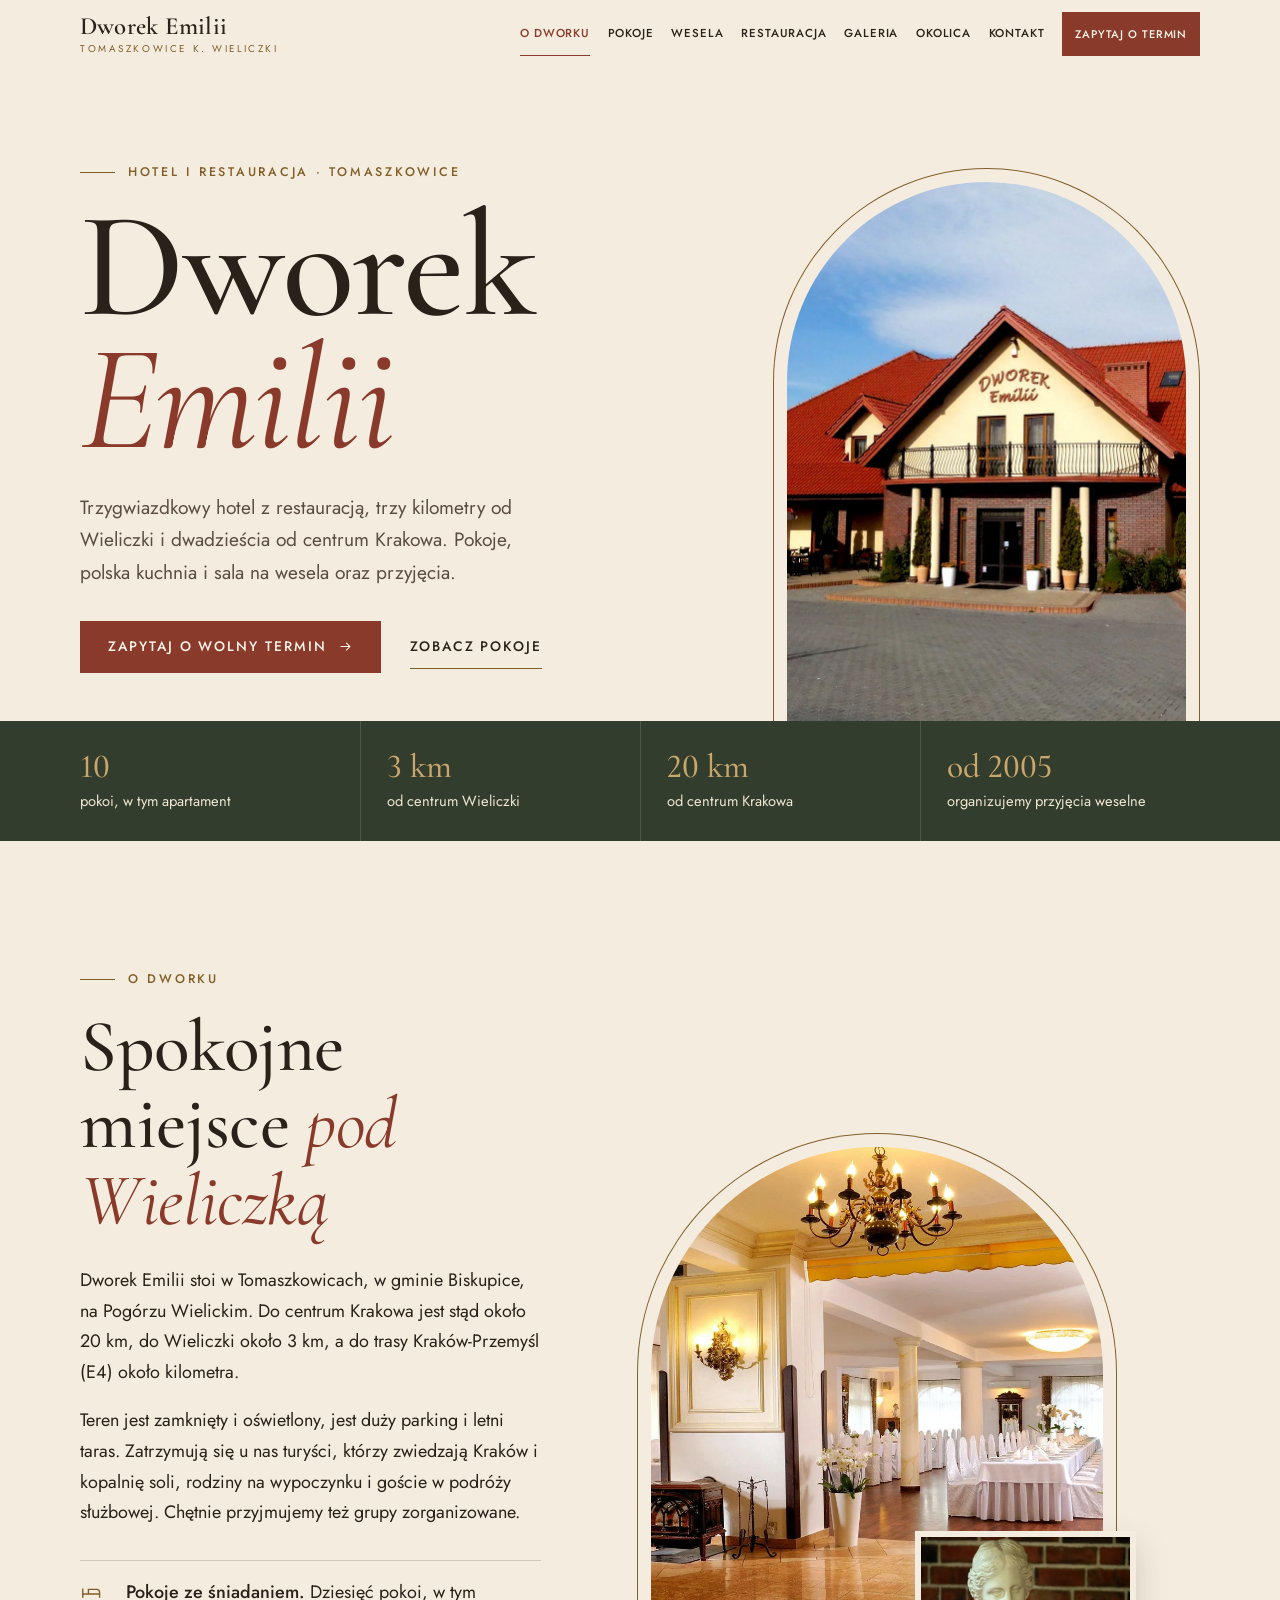
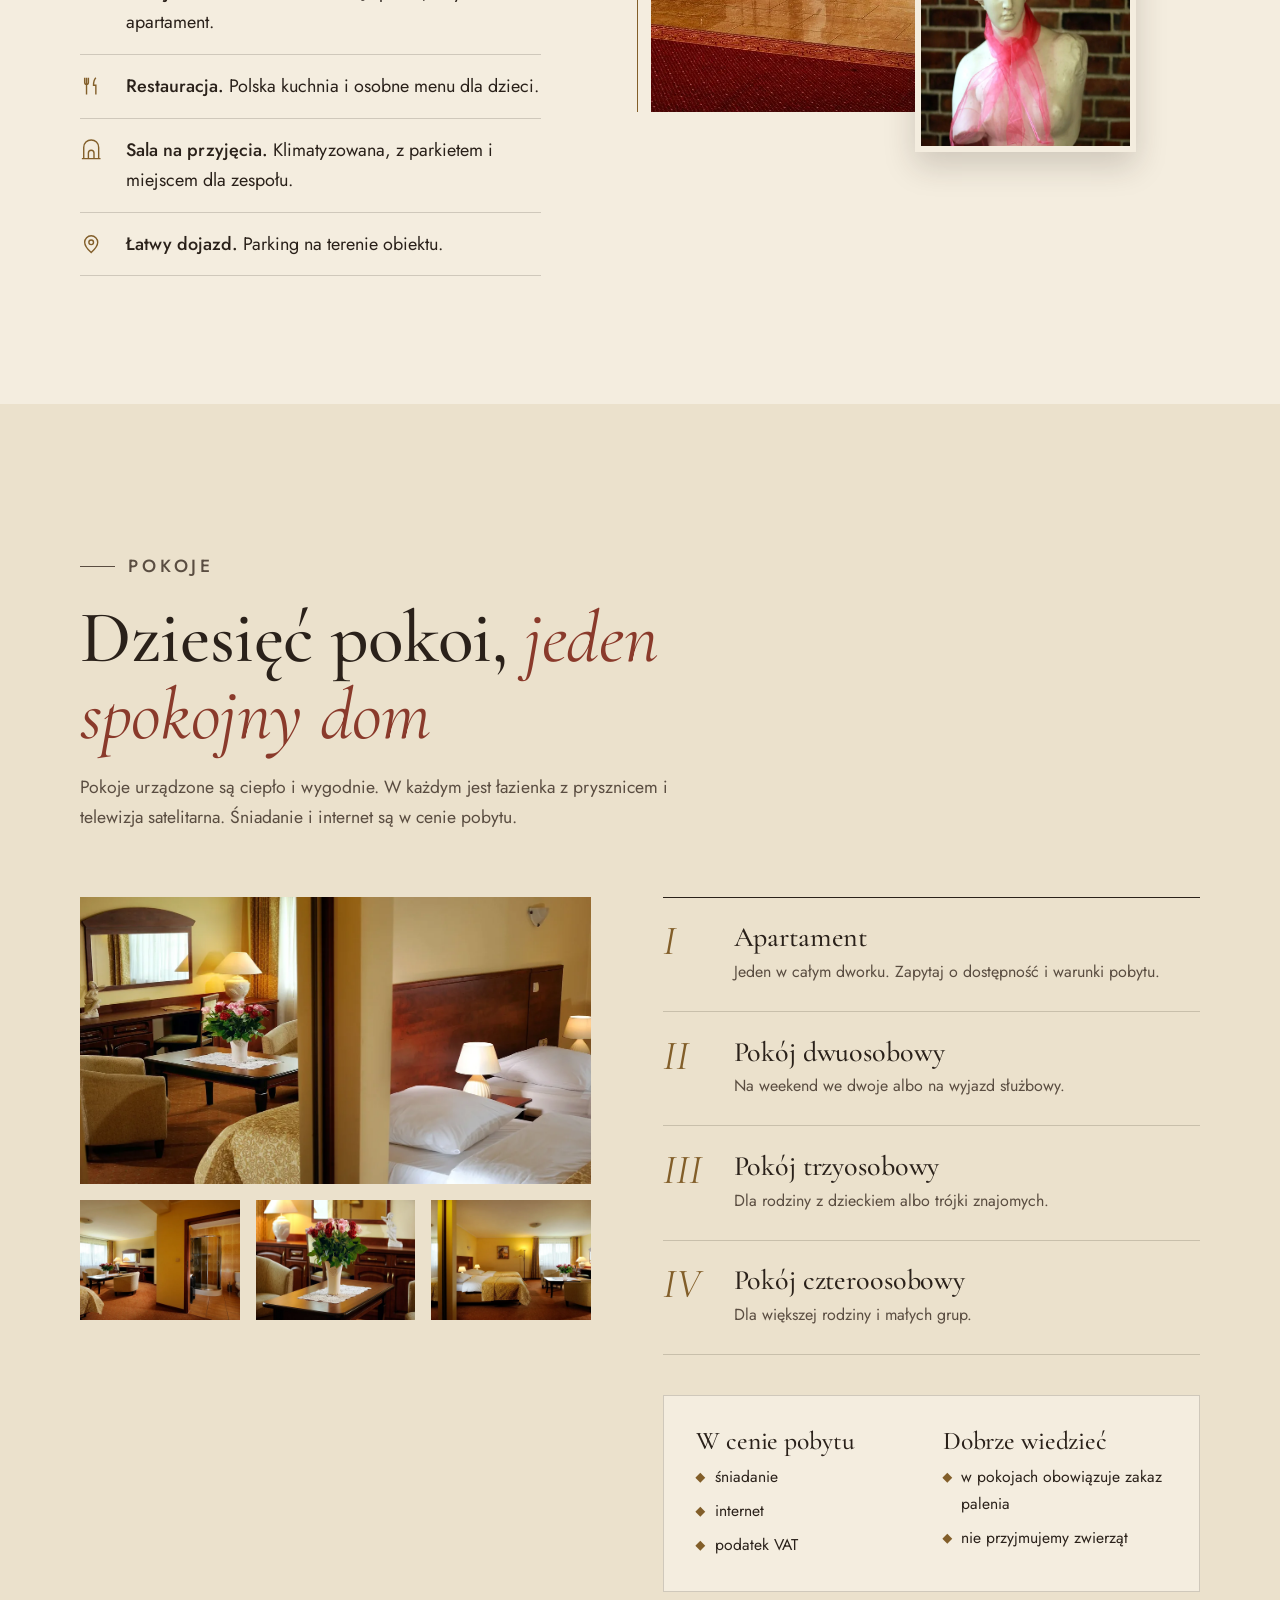
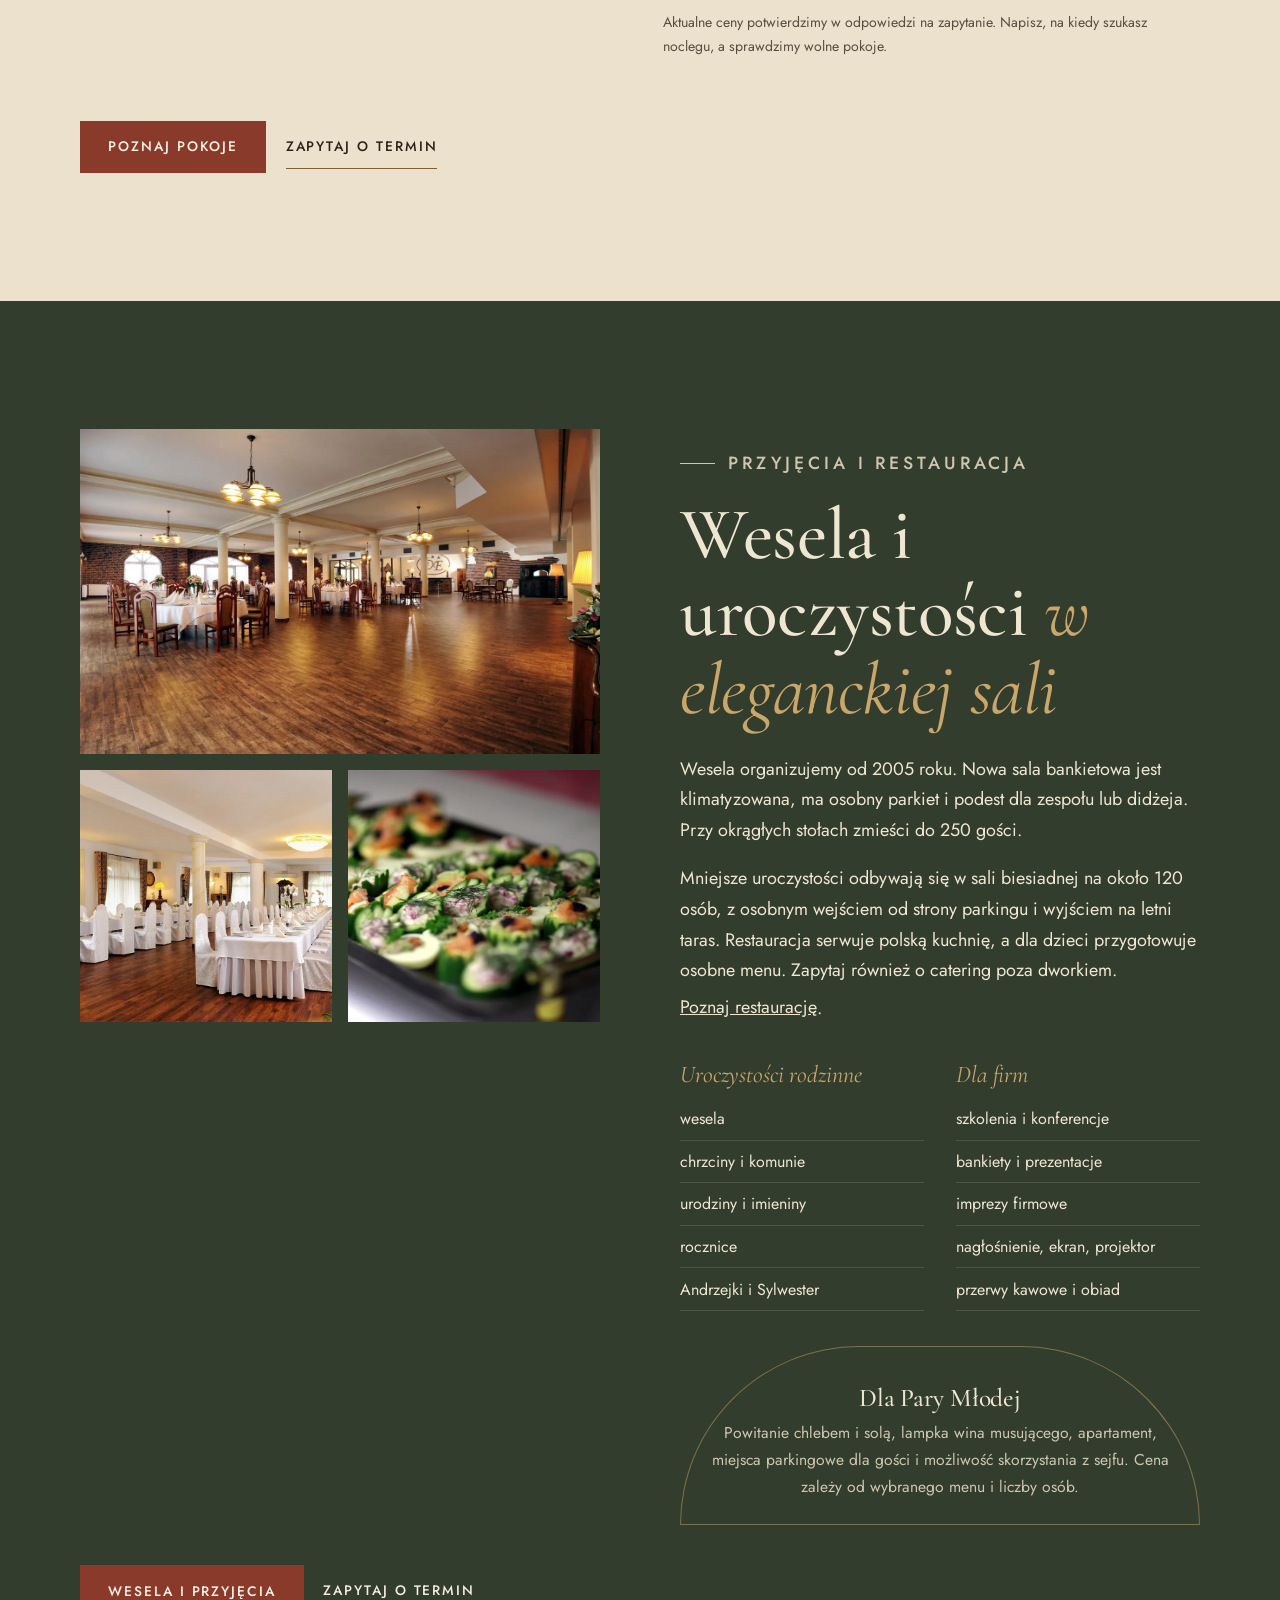
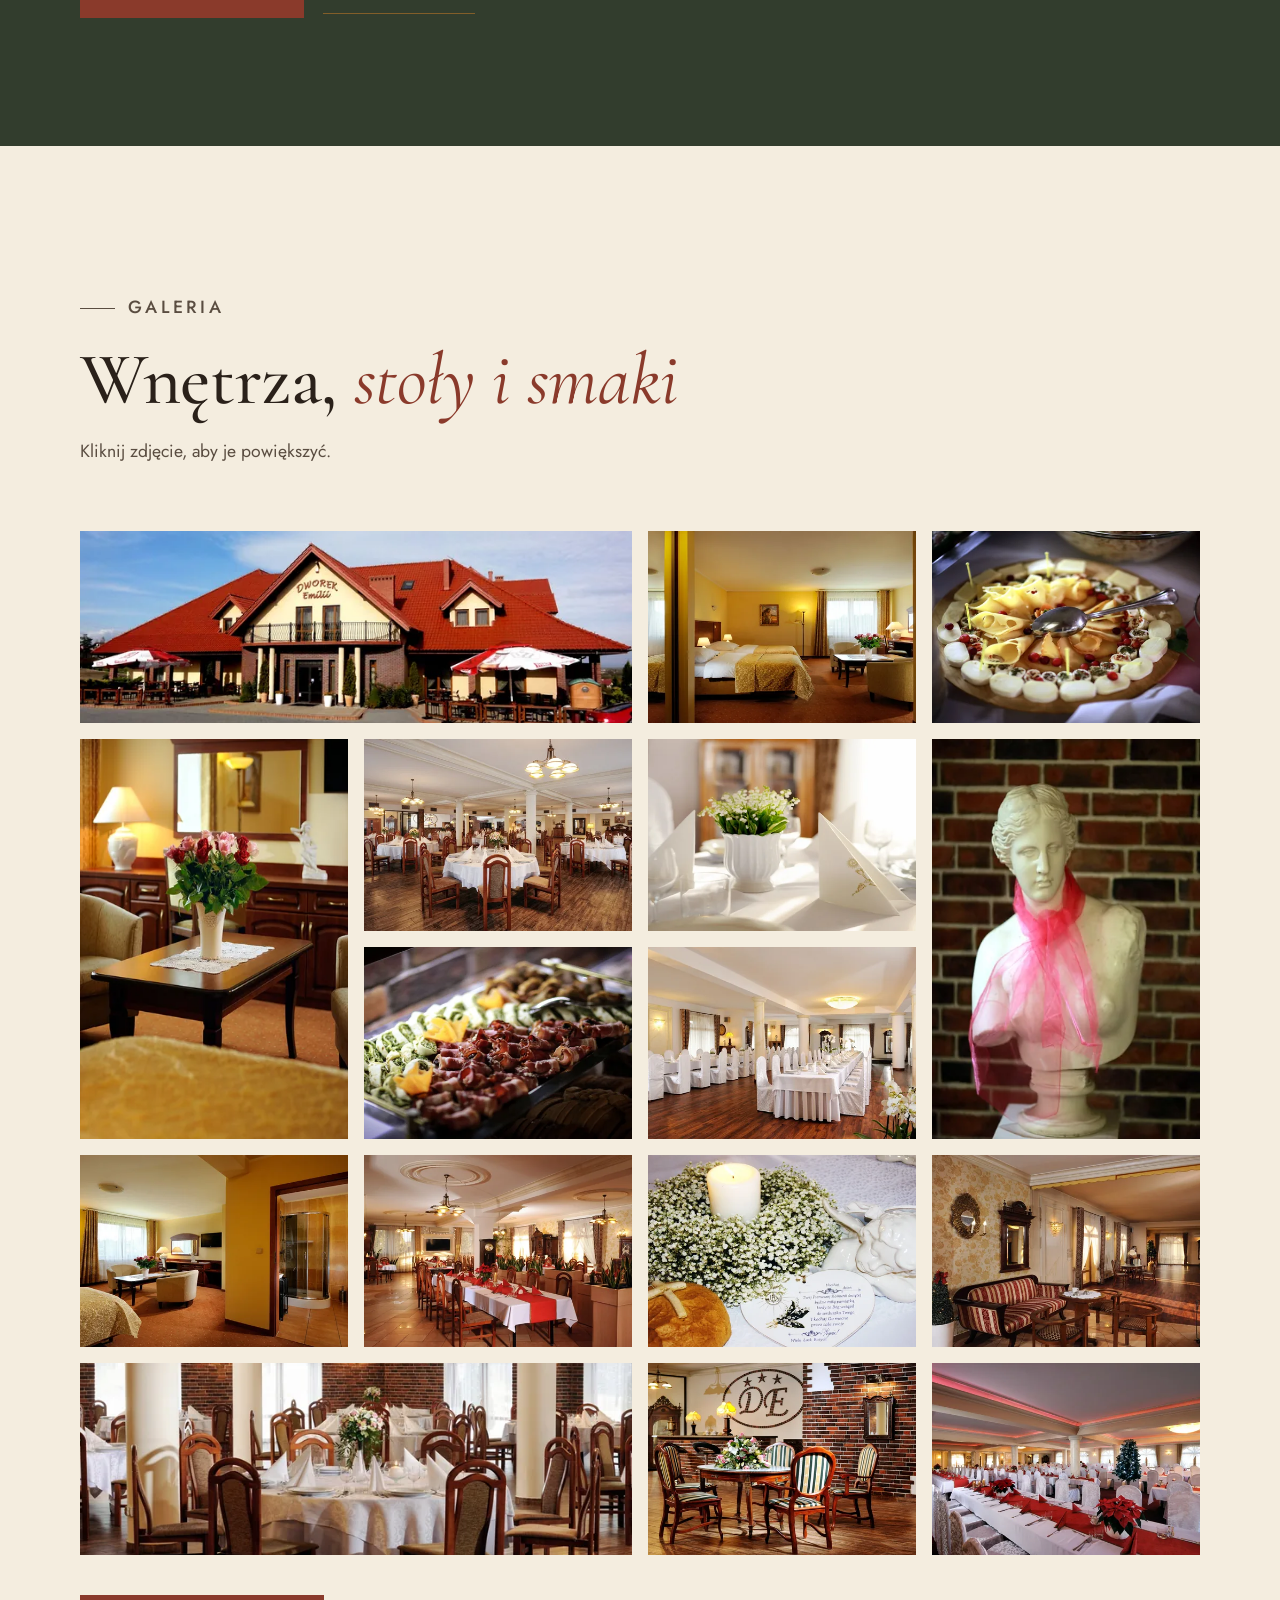
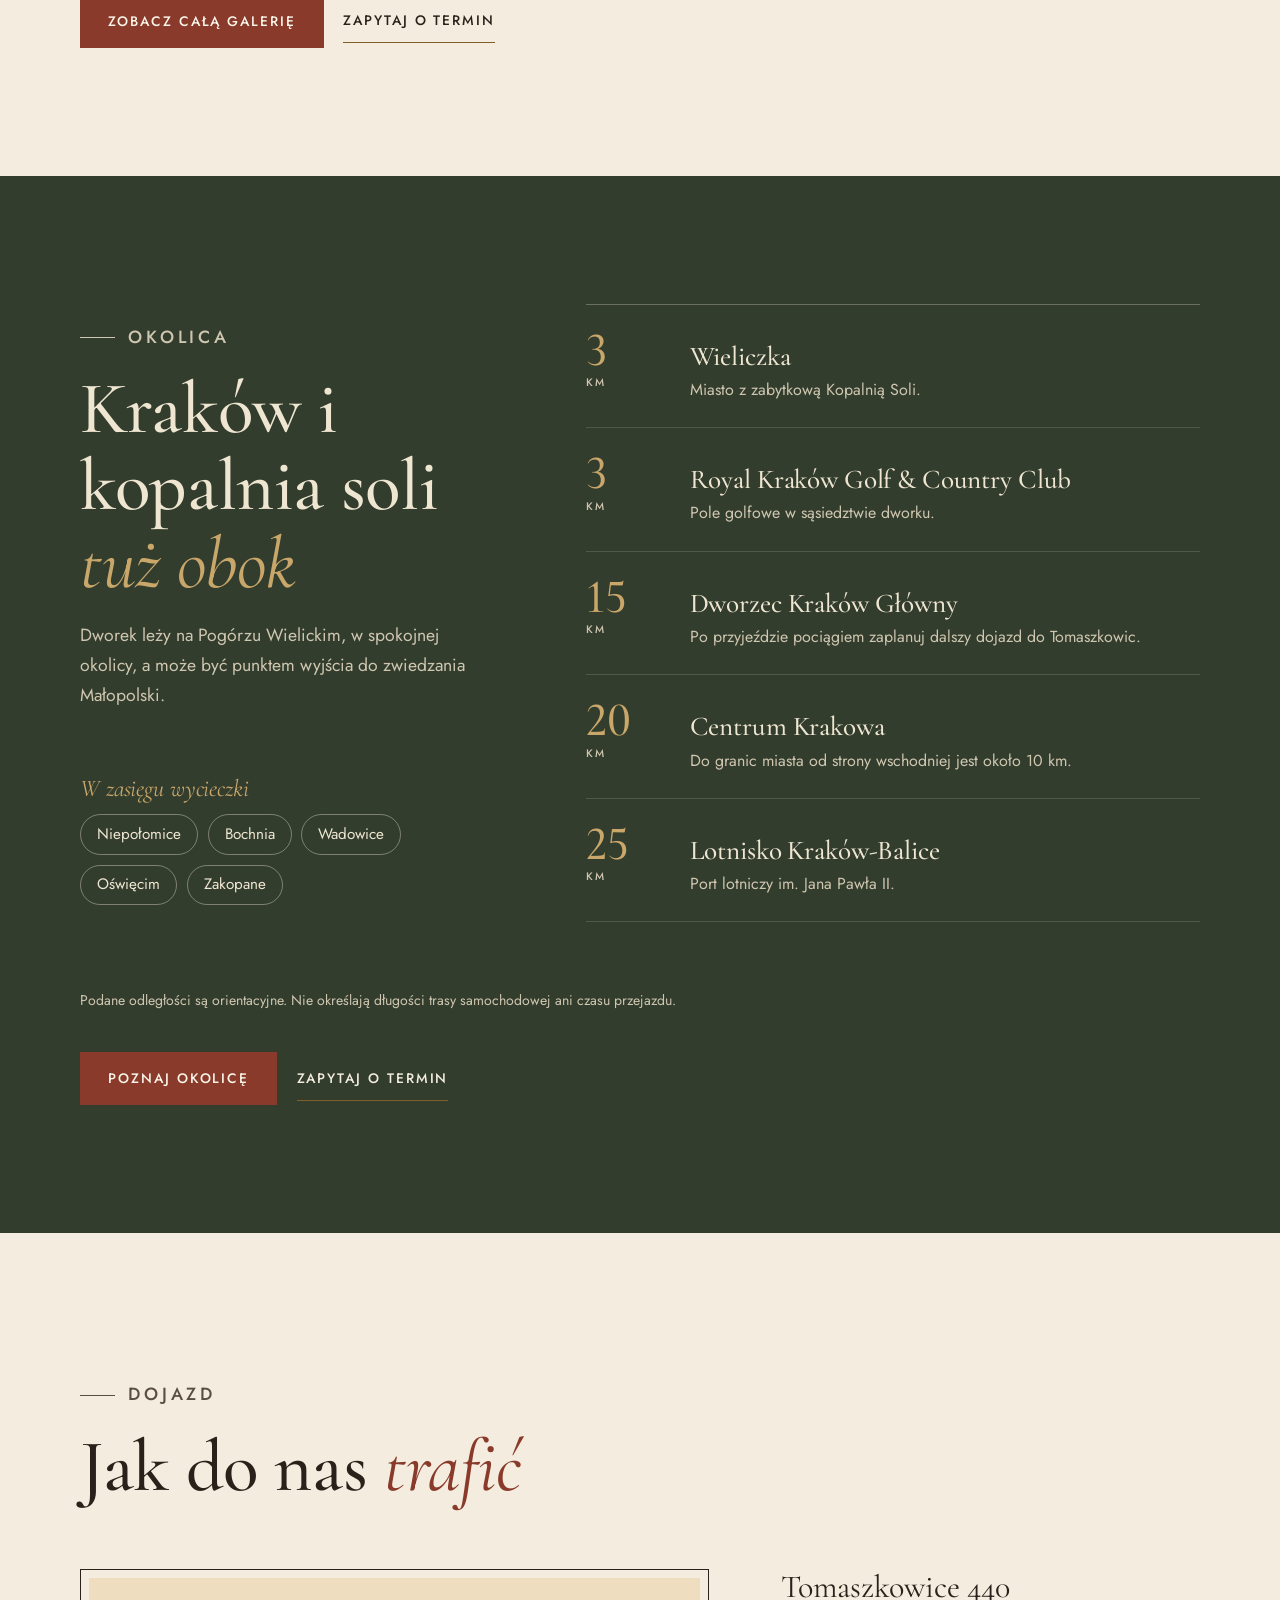
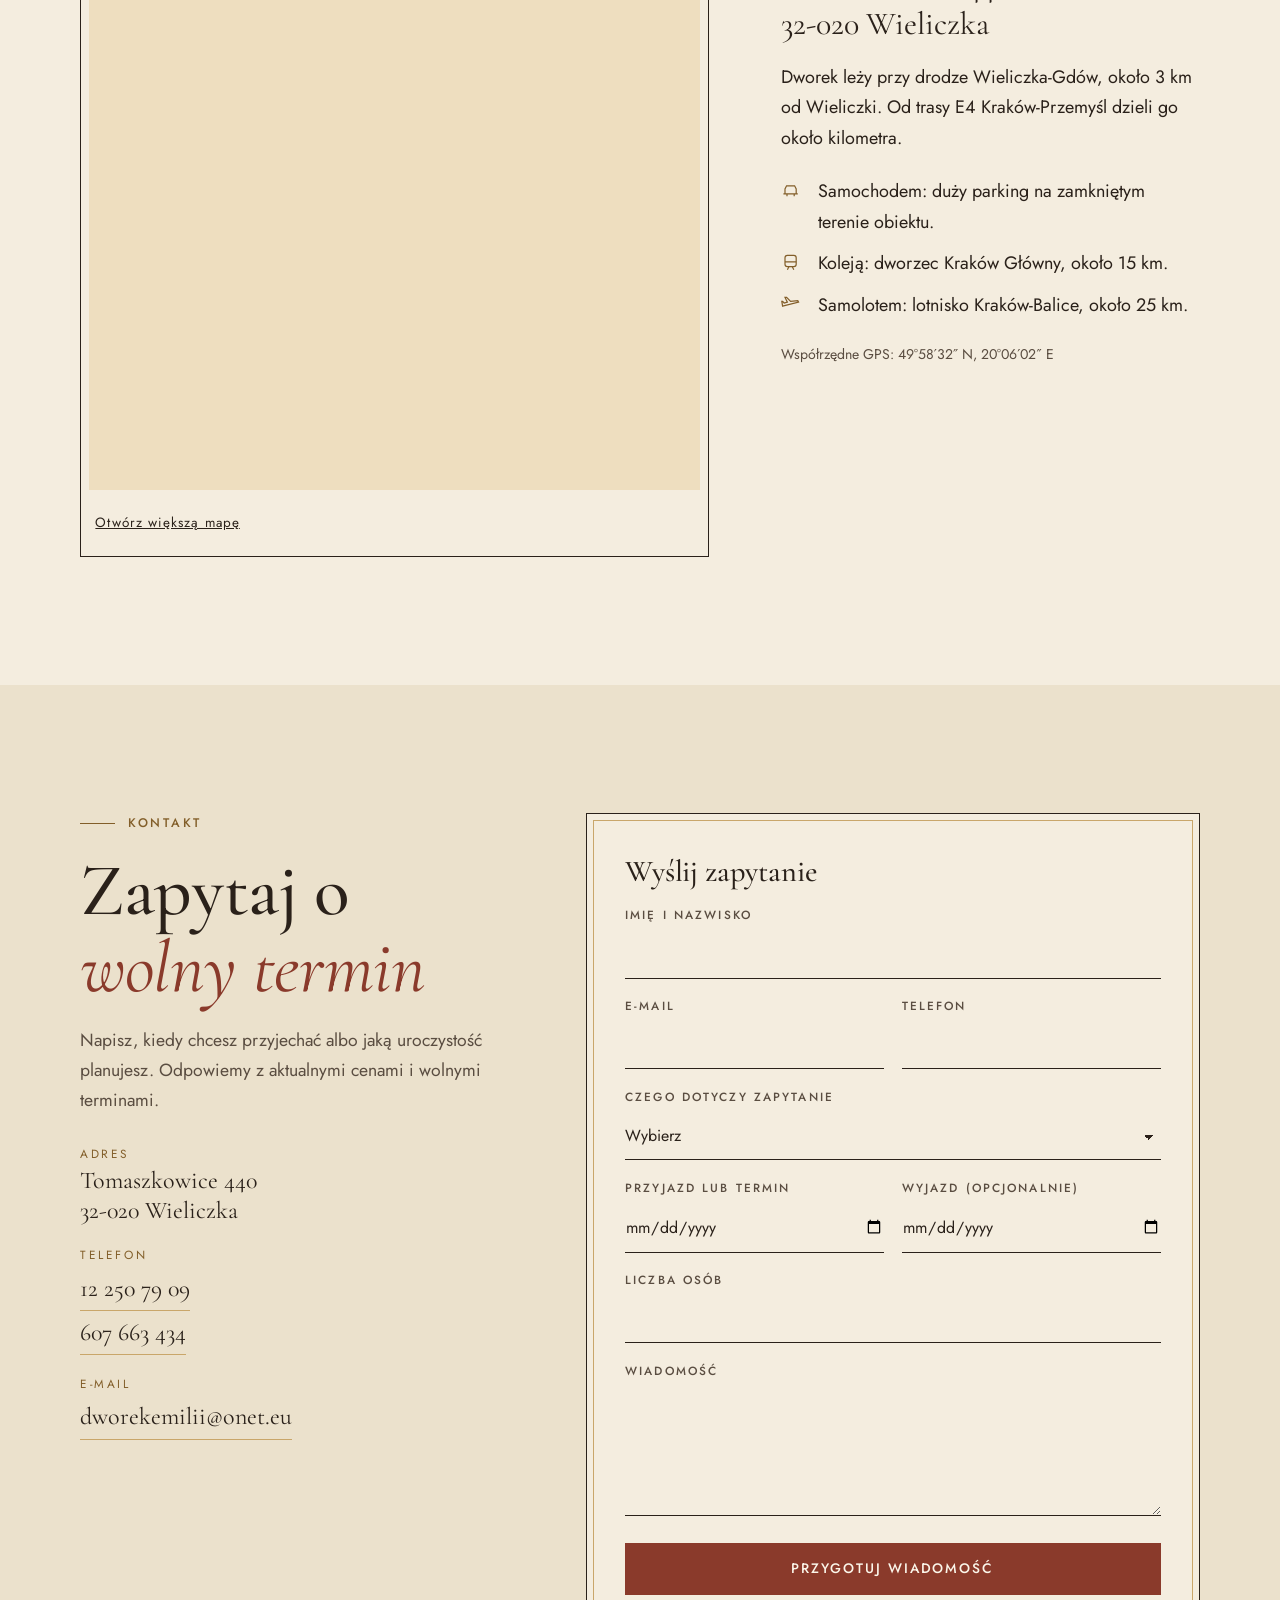
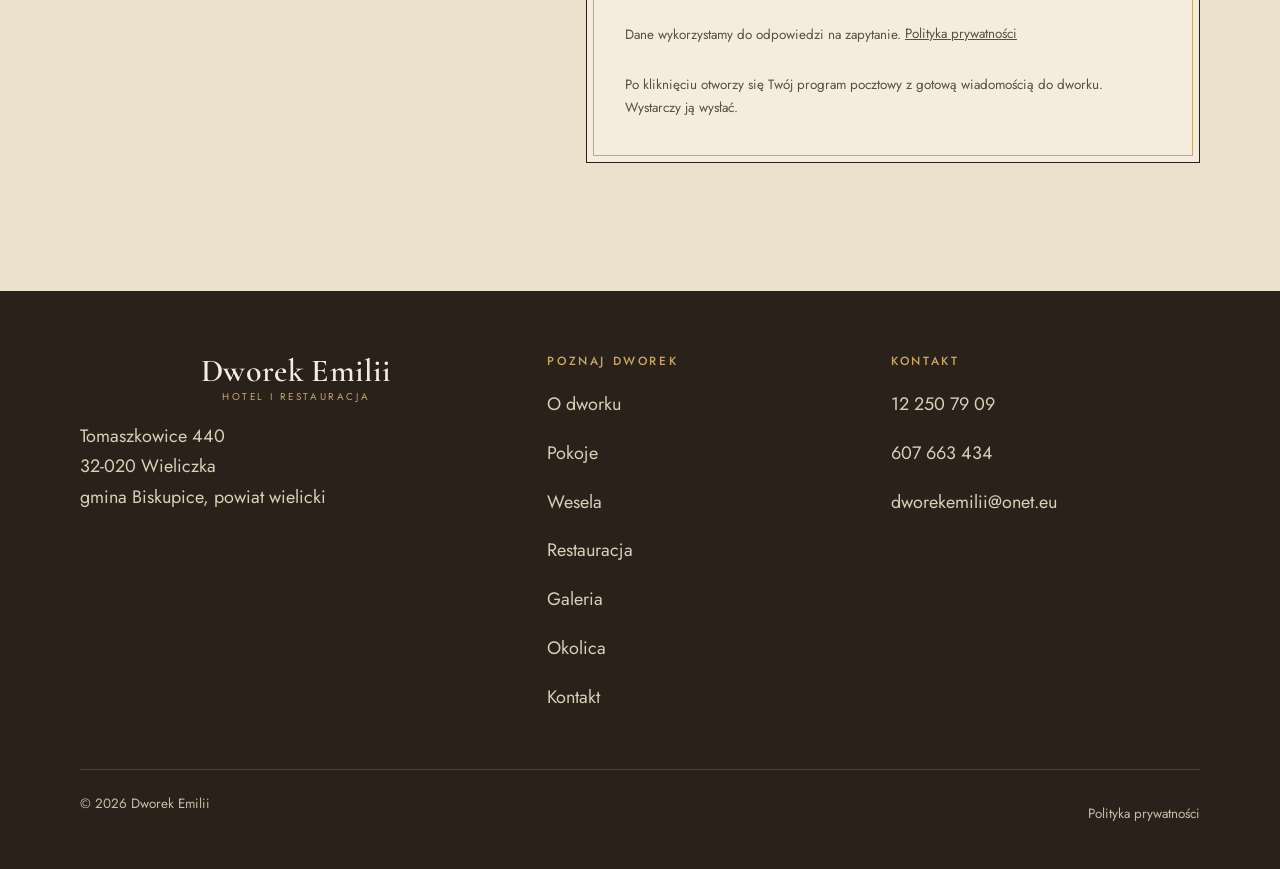
<file: index.html>
<!doctype html>
<html lang="pl">
<head>
<meta charset="utf-8">
<meta name="viewport" content="width=device-width, initial-scale=1">
<meta name="robots" content="noindex">
<title>Dworek Emilii | Hotel i restauracja pod Wieliczką</title>
<meta name="description" content="Dworek Emilii w Tomaszkowicach koło Wieliczki. Pokoje ze śniadaniem, restauracja z polską kuchnią i sala na wesela i przyjęcia, 20 km od centrum Krakowa.">
<meta name="theme-color" content="#f4eddf">
<link rel="icon" href="data:image/svg+xml,%3Csvg xmlns='http://www.w3.org/2000/svg' viewBox='0 0 64 64'%3E%3Crect width='64' height='64' fill='%23323d2d'/%3E%3Ctext x='32' y='43' font-family='Georgia,serif' font-size='30' fill='%23c9a66a' text-anchor='middle'%3EDE%3C/text%3E%3C/svg%3E">
<link rel="preload" href="fonts/CormorantGaramond-normal-latin-ext.woff2" as="font" type="font/woff2" crossorigin>
<link rel="preload" href="fonts/CormorantGaramond-normal-latin.woff2" as="font" type="font/woff2" crossorigin>
<link rel="stylesheet" href="css/fonts.css">
<link rel="stylesheet" href="css/style.css">
<link rel="stylesheet" href="css/pages.css">
<script type="application/ld+json">{"@context":"https://schema.org","@type":"Hotel","name":"Dworek Emilii","address":{"@type":"PostalAddress","streetAddress":"Tomaszkowice 440","postalCode":"32-020","addressLocality":"Wieliczka","addressCountry":"PL"},"telephone":["+48122507909","+48607663434"],"email":"dworekemilii@onet.eu","geo":{"@type":"GeoCoordinates","latitude":49.97624,"longitude":20.10078}}</script>
</head>
<body>
<a class="skip" href="#main">Przejdź do treści</a>

<header class="site-header"><div class="wrap"><a class="brand" href="index.html" aria-label="Dworek Emilii, strona główna"><b>Dworek Emilii</b><span>Tomaszkowice k. Wieliczki</span></a><button class="nav-toggle" type="button" aria-expanded="false" aria-controls="nav" aria-label="Otwórz menu"><i></i></button><nav class="nav" id="nav" aria-label="Główna"><ul><li><a href="index.html" aria-current="page" class="on">O dworku</a></li><li><a href="pokoje.html">Pokoje</a></li><li><a href="wesela.html">Wesela</a></li><li><a href="restauracja.html">Restauracja</a></li><li><a href="galeria.html">Galeria</a></li><li><a href="okolica.html">Okolica</a></li><li><a href="kontakt.html">Kontakt</a></li><li><a class="btn" href="kontakt.html#zapytanie">Zapytaj o termin</a></li></ul></nav></div></header>

<main id="main"><div class="home-breadcrumb wrap"><nav class="breadcrumbs" aria-label="Okruszki"><ol><li aria-current="page">Strona główna</li></ol></nav></div>
<section class="hero" id="top">
  <div class="wrap hero-grid">
    <div class="hero-text">
      <p class="eyebrow">Hotel i restauracja · Tomaszkowice</p>
      <h1>Dworek <em>Emilii</em></h1>
      <p class="hero-lead">Trzygwiazdkowy hotel z restauracją, trzy kilometry od Wieliczki i dwadzieścia od centrum Krakowa. Pokoje, polska kuchnia i sala na wesela oraz przyjęcia.</p>
      <div class="hero-actions">
        <a class="btn" href="#kontakt">Zapytaj o wolny termin
          <svg viewBox="0 0 24 24" fill="none" stroke="currentColor" stroke-width="1.6" aria-hidden="true"><path d="M4 12h15M13 6l6 6-6 6"/></svg>
        </a>
        <a class="link-arrow" href="#pokoje">Zobacz pokoje</a>
      </div>
    </div>
    <div class="arch-wrap">
      <div class="arch">
        <img src="img/hero.webp" width="830" height="1080" alt="Budynek Dworku Emilii z czerwonym dachem, balkonem i letnim tarasem z parasolami" fetchpriority="high">
      </div>
    </div>
  </div>
  <div class="hero-facts">
    <div class="wrap">
      <ul>
        <li><b>10</b>pokoi, w tym apartament</li>
        <li><b>3 km</b>od centrum Wieliczki</li>
        <li><b>20 km</b>od centrum Krakowa</li>
        <li><b>od 2005</b>organizujemy przyjęcia weselne</li>
      </ul>
    </div>
  </div>
</section>

<section class="section" id="o-dworku">
  <div class="wrap about-grid">
    <div class="about-text reveal">
      <p class="eyebrow">O dworku</p>
      <div class="sec-head" style="margin-bottom:1.6rem"><h2>Spokojne miejsce <em>pod Wieliczką</em></h2></div>
      <p>Dworek Emilii stoi w Tomaszkowicach, w gminie Biskupice, na Pogórzu Wielickim. Do centrum Krakowa jest stąd około 20 km, do Wieliczki około 3 km, a do trasy Kraków-Przemyśl (E4) około kilometra.</p>
      <p>Teren jest zamknięty i oświetlony, jest duży parking i letni taras. Zatrzymują się u nas turyści, którzy zwiedzają Kraków i kopalnię soli, rodziny na wypoczynku i goście w podróży służbowej. Chętnie przyjmujemy też grupy zorganizowane.</p>
      <ul class="about-points">
        <li><svg viewBox="0 0 24 24" fill="none" stroke="currentColor" stroke-width="1.5" aria-hidden="true"><path d="M3 18V8M3 14h18v4M21 14v-2a3 3 0 0 0-3-3H9v5"/></svg><span><strong>Pokoje ze śniadaniem.</strong> Dziesięć pokoi, w tym apartament.</span></li>
        <li><svg viewBox="0 0 24 24" fill="none" stroke="currentColor" stroke-width="1.5" aria-hidden="true"><path d="M7 3v8M5 3v5a2 2 0 0 0 4 0V3M7 11v10M17 3c-2 2-2.5 5-2.5 8h2.5v10"/></svg><span><strong>Restauracja.</strong> Polska kuchnia i osobne menu dla dzieci.</span></li>
        <li><svg viewBox="0 0 24 24" fill="none" stroke="currentColor" stroke-width="1.5" aria-hidden="true"><path d="M4 21V9a8 8 0 0 1 16 0v12M9 21v-6a3 3 0 0 1 6 0v6M2 21h20"/></svg><span><strong>Sala na przyjęcia.</strong> Klimatyzowana, z parkietem i miejscem dla zespołu.</span></li>
        <li><svg viewBox="0 0 24 24" fill="none" stroke="currentColor" stroke-width="1.5" aria-hidden="true"><path d="M12 21s-7-6.2-7-11a7 7 0 0 1 14 0c0 4.800-7 11-7 11z"/><circle cx="12" cy="10" r="2.500"/></svg><span><strong>Łatwy dojazd.</strong> Parking na terenie obiektu.</span></li>
      </ul>
    </div>
    <figure class="about-media reveal" style="margin:0">
      <div class="arch-wrap">
        <div class="arch"><img src="img/o-dworku.webp" width="864" height="1080" alt="Hol Dworku Emilii z żyrandolem, złotymi ścianami i stołem nakrytym do przyjęcia" loading="lazy"></div>
      </div>
      <div class="small"><img src="img/o-dworku-2.webp" width="600" height="600" alt="Rzeźba w ceglanej wnęce w ozdobionej sali" loading="lazy"></div>
    </figure>
  </div>
</section>

<section class="section section--alt" id="pokoje">
  <div class="wrap">
    <div class="sec-head reveal">
      <p class="eyebrow">Pokoje</p>
      <h2>Dziesięć pokoi, <em>jeden spokojny dom</em></h2>
      <p>Pokoje urządzone są ciepło i wygodnie. W każdym jest łazienka z prysznicem i telewizja satelitarna. Śniadanie i internet są w cenie pobytu.</p>
    </div>
    <div class="rooms-lead">
      <div class="rooms-photos reveal">
        <figure><img src="img/pokoje-1.webp" width="1200" height="675" alt="Pokój z dwoma łóżkami, fotelami i toaletką" loading="lazy"></figure>
        <figure><img src="img/pokoje-2.webp" width="800" height="600" alt="Pokój z biurkiem i kabiną prysznicową w łazience" loading="lazy"></figure>
        <figure><img src="img/pokoje-4.webp" width="800" height="600" alt="Komoda z lustrem i bukiet kwiatów w pokoju" loading="lazy"></figure>
        <figure><img src="img/o-dworku-3.webp" width="800" height="600" alt="Pokój z dużym łóżkiem i częścią wypoczynkową" loading="lazy"></figure>
      </div>
      <div class="reveal">
        <div class="room-list">
          <div class="room"><span class="n">I</span><div><h3>Apartament</h3><p>Jeden w całym dworku. Zapytaj o dostępność i warunki pobytu.</p></div></div>
          <div class="room"><span class="n">II</span><div><h3>Pokój dwuosobowy</h3><p>Na weekend we dwoje albo na wyjazd służbowy.</p></div></div>
          <div class="room"><span class="n">III</span><div><h3>Pokój trzyosobowy</h3><p>Dla rodziny z dzieckiem albo trójki znajomych.</p></div></div>
          <div class="room"><span class="n">IV</span><div><h3>Pokój czteroosobowy</h3><p>Dla większej rodziny i małych grup.</p></div></div>
        </div>
        <div class="included">
          <div>
            <h3>W cenie pobytu</h3>
            <ul><li>śniadanie</li><li>internet</li><li>podatek VAT</li></ul>
          </div>
          <div>
            <h3>Dobrze wiedzieć</h3>
            <ul><li>w pokojach obowiązuje zakaz palenia</li><li>nie przyjmujemy zwierząt</li></ul>
          </div>
        </div>
        <p class="note">Aktualne ceny potwierdzimy w odpowiedzi na zapytanie. Napisz, na kiedy szukasz noclegu, a sprawdzimy wolne pokoje.</p>
      </div>
    </div>
  </div>
<div class="wrap"><div class="section-cta"><a class="btn" href="pokoje.html">Poznaj pokoje</a><a class="link-arrow" href="kontakt.html#zapytanie">Zapytaj o termin</a></div></div></section>

<section class="section section--dark" id="przyjecia">
  <div class="wrap events-grid">
    <div class="events-img reveal">
      <figure class="wide"><img src="img/przyjecia-1.webp" width="1200" height="750" alt="Nowa sala bankietowa z parkietem i nakrytymi stołami" loading="lazy"></figure>
      <div class="pair">
        <figure><img src="img/przyjecia-2.webp" width="700" height="700" alt="Stół weselny z białymi pokrowcami na krzesłach" loading="lazy"></figure>
        <figure><img src="img/przyjecia-3.webp" width="700" height="700" alt="Przekąski podane na tacy" loading="lazy"></figure>
      </div>
    </div>
    <div class="reveal">
      <div class="sec-head" style="margin-bottom:1.6rem">
        <p class="eyebrow">Przyjęcia i restauracja</p>
        <h2>Wesela i uroczystości <em>w eleganckiej sali</em></h2>
      </div>
      <p>Wesela organizujemy od 2005 roku. Nowa sala bankietowa jest klimatyzowana, ma osobny parkiet i podest dla zespołu lub didżeja. Przy okrągłych stołach zmieści do 250 gości.</p>
      <p>Mniejsze uroczystości odbywają się w sali biesiadnej na około 120 osób, z osobnym wejściem od strony parkingu i wyjściem na letni taras. Restauracja serwuje polską kuchnię, a dla dzieci przygotowuje osobne menu. Zapytaj również o catering poza dworkiem. <a href="restauracja.html">Poznaj restaurację</a>.</p>
      <div class="event-cols">
        <div>
          <h3>Uroczystości rodzinne</h3>
          <ul><li>wesela</li><li>chrzciny i komunie</li><li>urodziny i imieniny</li><li>rocznice</li><li>Andrzejki i Sylwester</li></ul>
        </div>
        <div>
          <h3>Dla firm</h3>
          <ul><li>szkolenia i konferencje</li><li>bankiety i prezentacje</li><li>imprezy firmowe</li><li>nagłośnienie, ekran, projektor</li><li>przerwy kawowe i obiad</li></ul>
        </div>
      </div>
      <div class="gift">
        <h3>Dla Pary Młodej</h3>
        <p>Powitanie chlebem i solą, lampka wina musującego, apartament, miejsca parkingowe dla gości i możliwość skorzystania z sejfu. Cena zależy od wybranego menu i liczby osób.</p>
      </div>
    </div>
  </div>
<div class="wrap"><div class="section-cta"><a class="btn" href="wesela.html">Wesela i przyjęcia</a><a class="link-arrow" href="kontakt.html#zapytanie">Zapytaj o termin</a></div></div></section>

<section class="section" id="galeria">
  <div class="wrap">
    <div class="sec-head reveal">
      <p class="eyebrow">Galeria</p>
      <h2>Wnętrza, <em>stoły i smaki</em></h2>
      <p>Kliknij zdjęcie, aby je powiększyć.</p>
    </div>
    <div class="gallery reveal" id="gallery">
      <button type="button" class="wide" data-full="img/g-01.webp" data-alt="Dworek Emilii od strony parkingu, z letnim tarasem"><img src="img/g-01-t.webp" width="640" height="360" alt="Dworek Emilii od strony parkingu, z letnim tarasem" loading="lazy"></button>
      <button type="button" data-full="img/g-02.webp" data-alt="Pokój z dużym łóżkiem i częścią wypoczynkową"><img src="img/g-02-t.webp" width="640" height="360" alt="Pokój z dużym łóżkiem i częścią wypoczynkową" loading="lazy"></button>
      <button type="button" data-full="img/g-03.webp" data-alt="Półmisek z serami i owocami"><img src="img/g-03-t.webp" width="640" height="360" alt="Półmisek z serami i owocami" loading="lazy"></button>
      <button type="button" class="tall" data-full="img/g-04.webp" data-alt="Komoda z lustrem i bukiet kwiatów w pokoju"><img src="img/g-04-t.webp" width="360" height="640" alt="Komoda z lustrem i bukiet kwiatów w pokoju" loading="lazy"></button>
      <button type="button" data-full="img/g-05.webp" data-alt="Sala restauracyjna z okrągłymi stołami"><img src="img/g-05-t.webp" width="640" height="360" alt="Sala restauracyjna z okrągłymi stołami" loading="lazy"></button>
      <button type="button" data-full="img/g-06.webp" data-alt="Konwalie w białym wazonie na stole"><img src="img/g-06-t.webp" width="640" height="360" alt="Konwalie w białym wazonie na stole" loading="lazy"></button>
      <button type="button" class="tall" data-full="img/g-07.webp" data-alt="Rzeźba w ceglanej wnęce"><img src="img/g-07-t.webp" width="360" height="640" alt="Rzeźba w ceglanej wnęce" loading="lazy"></button>
      <button type="button" data-full="img/g-08.webp" data-alt="Zimne przekąski, rolady i wędliny"><img src="img/g-08-t.webp" width="640" height="360" alt="Zimne przekąski, rolady i wędliny" loading="lazy"></button>
      <button type="button" data-full="img/g-09.webp" data-alt="Sala z długim stołem i białymi pokrowcami na krzesłach"><img src="img/g-09-t.webp" width="640" height="360" alt="Sala z długim stołem i białymi pokrowcami na krzesłach" loading="lazy"></button>
      <button type="button" data-full="img/g-10.webp" data-alt="Pokój i łazienka z kabiną prysznicową"><img src="img/g-10-t.webp" width="640" height="360" alt="Pokój i łazienka z kabiną prysznicową" loading="lazy"></button>
      <button type="button" data-full="img/g-11.webp" data-alt="Stoły z czerwonymi bieżnikami w restauracji"><img src="img/g-11-t.webp" width="640" height="360" alt="Stoły z czerwonymi bieżnikami w restauracji" loading="lazy"></button>
      <button type="button" data-full="img/g-12.webp" data-alt="Chleb i stroik z gipsówki na stole weselnym"><img src="img/g-12-t.webp" width="640" height="360" alt="Chleb i stroik z gipsówki na stole weselnym" loading="lazy"></button>
      <button type="button" class="wide" data-full="img/g-13.webp" data-alt="Stoły przy łukowych oknach"><img src="img/g-13-t.webp" width="640" height="360" alt="Stoły przy łukowych oknach" loading="lazy"></button>
      <button type="button" data-full="img/g-14.webp" data-alt="Kącik wypoczynkowy z kanapą w pasy"><img src="img/g-14-t.webp" width="640" height="360" alt="Kącik wypoczynkowy z kanapą w pasy" loading="lazy"></button>
      <button type="button" data-full="img/g-15.webp" data-alt="Hol z logo dworku i stolikiem z krzesłami w paski"><img src="img/g-15-t.webp" width="640" height="360" alt="Hol z logo dworku i stolikiem z krzesłami w paski" loading="lazy"></button>
      <button type="button" data-full="img/g-16.webp" data-alt="Sala przystrojona na święta"><img src="img/g-16-t.webp" width="640" height="360" alt="Sala przystrojona na święta" loading="lazy"></button>
    </div>
  </div>
<div class="wrap"><div class="section-cta"><a class="btn" href="galeria.html">Zobacz całą galerię</a><a class="link-arrow" href="kontakt.html#zapytanie">Zapytaj o termin</a></div></div></section>



<section class="section section--dark" id="okolica">
  <div class="wrap area-grid">
    <div class="sec-head reveal">
      <p class="eyebrow">Okolica</p>
      <h2>Kraków i kopalnia soli <em>tuż obok</em></h2>
      <p>Dworek leży na Pogórzu Wielickim, w spokojnej okolicy, a może być punktem wyjścia do zwiedzania Małopolski.</p>
      <div class="near">
        <h3>W zasięgu wycieczki</h3>
        <ul><li>Niepołomice</li><li>Bochnia</li><li>Wadowice</li><li>Oświęcim</li><li>Zakopane</li></ul>
      </div>
    </div>
    <div class="area-list reveal">
      <div class="area-item"><div class="km">3<small>km</small></div><div><h3>Wieliczka</h3><p>Miasto z zabytkową Kopalnią Soli.</p></div></div>
      <div class="area-item"><div class="km">3<small>km</small></div><div><h3>Royal Kraków Golf &amp; Country Club</h3><p>Pole golfowe w sąsiedztwie dworku.</p></div></div>
      <div class="area-item"><div class="km">15<small>km</small></div><div><h3>Dworzec Kraków Główny</h3><p>Po przyjeździe pociągiem zaplanuj dalszy dojazd do Tomaszkowic.</p></div></div>
      <div class="area-item"><div class="km">20<small>km</small></div><div><h3>Centrum Krakowa</h3><p>Do granic miasta od strony wschodniej jest około 10 km.</p></div></div>
      <div class="area-item"><div class="km">25<small>km</small></div><div><h3>Lotnisko Kraków-Balice</h3><p>Port lotniczy im. Jana Pawła II.</p></div></div>
    </div>
  </div>
<div class="wrap"><p class="note" style="color:#cfc6b0">Podane odległości są orientacyjne. Nie określają długości trasy samochodowej ani czasu przejazdu.</p><div class="section-cta"><a class="btn" href="okolica.html">Poznaj okolicę</a><a class="link-arrow" href="kontakt.html#zapytanie">Zapytaj o termin</a></div></div></section>

<section class="section" id="dojazd">
  <div class="wrap">
    <div class="sec-head reveal">
      <p class="eyebrow">Dojazd</p>
      <h2>Jak do nas <em>trafić</em></h2>
    </div>
    <div class="visit-grid">
      <div class="map-frame reveal">
        <iframe title="Mapa: Dworek Emilii, Tomaszkowice 440" loading="lazy" referrerpolicy="no-referrer" src="https://www.openstreetmap.org/export/embed.html?bbox=20.0858%2C49.9692%2C20.1158%2C49.9832&amp;layer=mapnik&amp;marker=49.97624%2C20.10078"></iframe>
        <a href="https://www.openstreetmap.org/?mlat=49.97624&amp;mlon=20.10078#map=15/49.97624/20.10078" target="_blank" rel="noopener">Otwórz większą mapę</a>
      </div>
      <div class="reveal">
        <p class="addr">Tomaszkowice 440<br>32-020 Wieliczka</p>
        <p>Dworek leży przy drodze Wieliczka-Gdów, około 3 km od Wieliczki. Od trasy E4 Kraków-Przemyśl dzieli go około kilometra.</p>
        <ul class="route">
          <li><svg viewBox="0 0 24 24" fill="none" stroke="currentColor" stroke-width="1.5" aria-hidden="true"><path d="M5 16V10l2-4h10l2 4v6M3 16h18M7.500 19v-3M16.500 19v-3"/></svg><span>Samochodem: duży parking na zamkniętym terenie obiektu.</span></li>
          <li><svg viewBox="0 0 24 24" fill="none" stroke="currentColor" stroke-width="1.5" aria-hidden="true"><rect x="5" y="3" width="14" height="14" rx="3"/><path d="M5 11h14M8 21l2-4M16 21l-2-4"/></svg><span>Koleją: dworzec Kraków Główny, około 15 km.</span></li>
          <li><svg viewBox="0 0 24 24" fill="none" stroke="currentColor" stroke-width="1.5" aria-hidden="true"><path d="M2 14l20-5-1-2-9 1-5-5H5l3 6-4 1-2-2H1z"/></svg><span>Samolotem: lotnisko Kraków-Balice, około 25 km.</span></li>
        </ul>
        <p class="gps">Współrzędne GPS: 49°58′32″ N, 20°06′02″ E</p>
      </div>
    </div>
  </div>
</section>

<section class="section section--alt" id="kontakt">
  <div class="wrap contact-grid">
    <div class="contact-info reveal">
      <p class="eyebrow">Kontakt</p>
      <div class="sec-head" style="margin-bottom:0"><h2>Zapytaj o <em>wolny termin</em></h2>
      <p>Napisz, kiedy chcesz przyjechać albo jaką uroczystość planujesz. Odpowiemy z aktualnymi cenami i wolnymi terminami.</p></div>
      <dl>
        <div><dt>Adres</dt><dd>Tomaszkowice 440<br>32-020 Wieliczka</dd></div>
        <div><dt>Telefon</dt><dd><a href="tel:+48122507909">12 250 79 09</a><br><a href="tel:+48607663434">607 663 434</a></dd></div>
        <div><dt>E-mail</dt><dd><a href="mailto:dworekemilii@onet.eu">dworekemilii@onet.eu</a></dd></div>
      </dl>
    </div>
    <form class="form reveal" id="inquiry" novalidate>
      <h3>Wyślij zapytanie</h3>
      <div class="form-msg" role="alert" aria-live="assertive"></div>
      <div class="field"><label for="f-name">Imię i nazwisko</label><input id="f-name" name="name" type="text" autocomplete="name" required><span class="err"></span></div>
      <div class="row">
        <div class="field"><label for="f-email">E-mail</label><input id="f-email" name="email" type="email" autocomplete="email" required><span class="err"></span></div>
        <div class="field"><label for="f-phone">Telefon</label><input id="f-phone" name="phone" type="tel" autocomplete="tel" required><span class="err"></span></div>
      </div>
      <div class="field"><label for="f-kind">Czego dotyczy zapytanie</label>
        <select id="f-kind" name="kind" required>
          <option value="">Wybierz</option>
          <option>Nocleg</option>
          <option>Wesele</option>
          <option>Inna uroczystość rodzinna</option>
          <option>Spotkanie firmowe lub szkolenie</option>
          <option>Inne</option>
        </select><span class="err"></span></div>
      <div class="row">
        <div class="field"><label for="f-from">Przyjazd lub termin</label><input id="f-from" name="from" type="date" required><span class="err"></span></div>
        <div class="field"><label for="f-to">Wyjazd (opcjonalnie)</label><input id="f-to" name="to" type="date"><span class="err"></span></div>
      </div>
      <div class="field"><label for="f-guests">Liczba osób</label><input id="f-guests" name="guests" type="number" min="1" step="1" inputmode="numeric" required><span class="err"></span></div>
      <div class="field"><label for="f-msg">Wiadomość</label><textarea id="f-msg" name="message" rows="4"></textarea><span class="err"></span></div>
      <button class="btn" type="submit">Przygotuj wiadomość</button>
      <p class="hint">Dane wykorzystamy do odpowiedzi na zapytanie. <a href="polityka.html">Polityka prywatności</a></p><p class="hint">Po kliknięciu otworzy się Twój program pocztowy z gotową wiadomością do dworku. Wystarczy ją wysłać.</p>
    </form>
  </div>
</section>
</main>

<footer class="site-footer"><div class="wrap"><div class="foot-grid"><div><a class="brand" href="index.html"><b>Dworek Emilii</b><span>Hotel i restauracja</span></a><p style="margin-top:1.2rem">Tomaszkowice 440<br>32-020 Wieliczka<br>gmina Biskupice, powiat wielicki</p></div><div><h4>Poznaj dworek</h4><ul><li><a href="index.html">O dworku</a></li><li><a href="pokoje.html">Pokoje</a></li><li><a href="wesela.html">Wesela</a></li><li><a href="restauracja.html">Restauracja</a></li><li><a href="galeria.html">Galeria</a></li><li><a href="okolica.html">Okolica</a></li><li><a href="kontakt.html">Kontakt</a></li></ul></div><div><h4>Kontakt</h4><ul><li><a href="tel:+48122507909">12 250 79 09</a></li><li><a href="tel:+48607663434">607 663 434</a></li><li><a href="mailto:dworekemilii@onet.eu">dworekemilii@onet.eu</a></li></ul></div></div><div class="foot-bottom"><span>© 2026 Dworek Emilii</span><a href="polityka.html">Polityka prywatności</a></div></div></footer>

<div class="lb" id="lightbox" role="dialog" aria-modal="true" aria-label="Powiększone zdjęcie" aria-hidden="true">
  <button class="lb-close" type="button" aria-label="Zamknij">&times;</button>
  <figure><img alt=""></figure>
  <div class="lb-bar">
    <button class="lb-prev" type="button" aria-label="Poprzednie zdjęcie">&#8592;</button>
    <div style="text-align:center"><div class="lb-cap"></div><div class="lb-count"></div></div>
    <button class="lb-next" type="button" aria-label="Następne zdjęcie">&#8594;</button>
  </div>
</div>

<script src="js/main.js" defer></script>
</body>
</html>
</file>
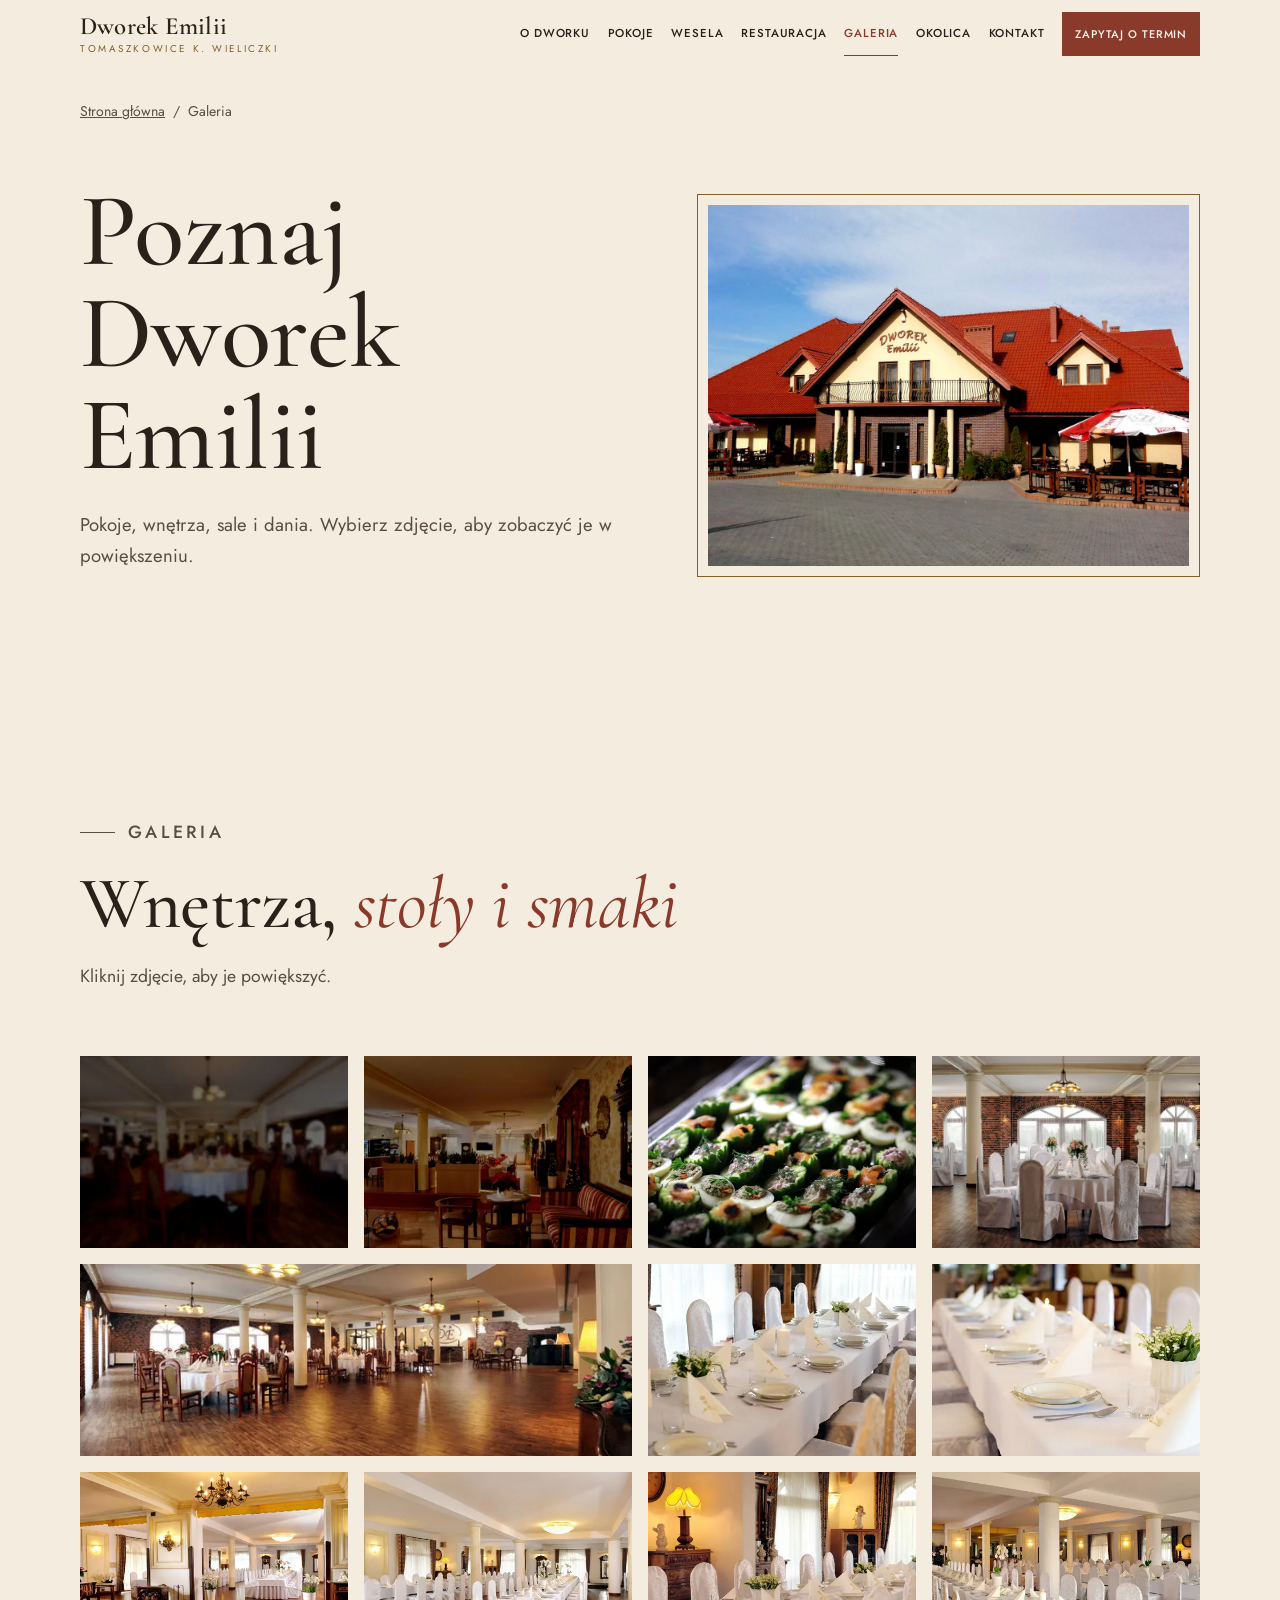
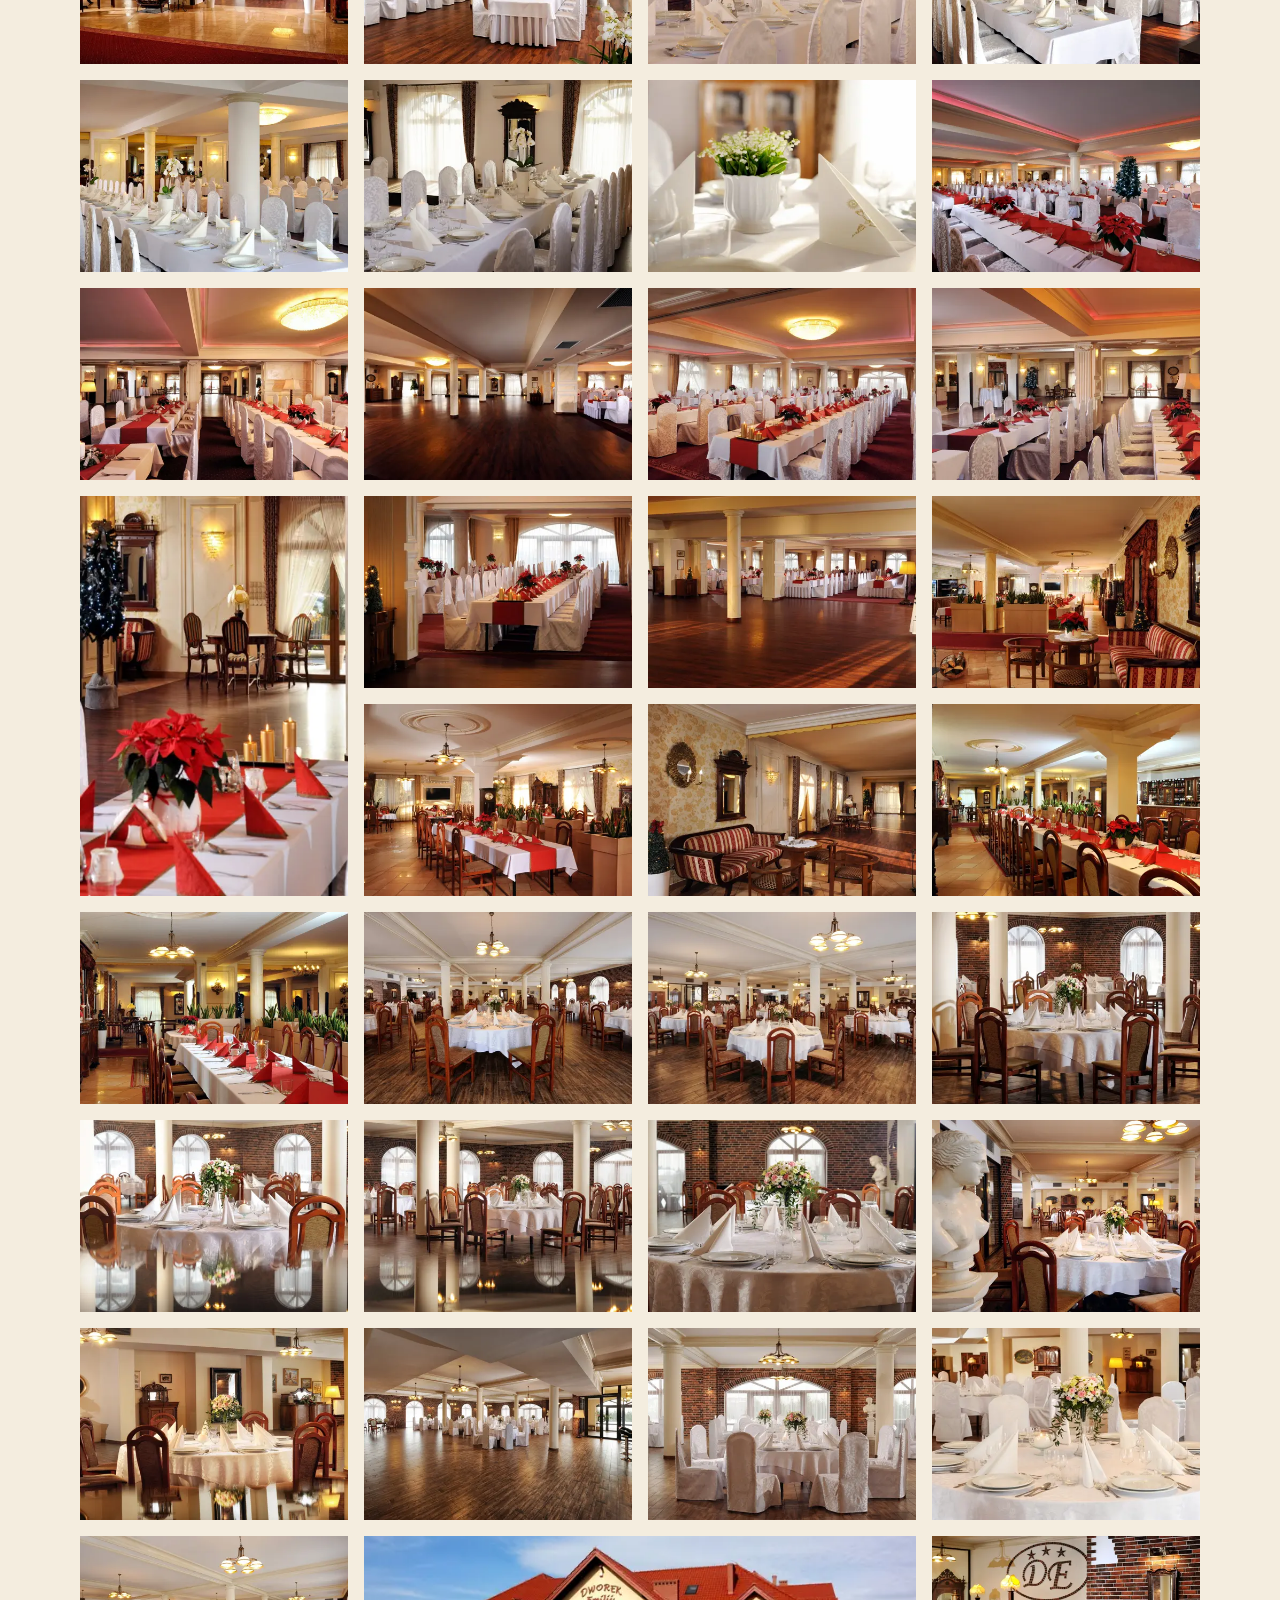
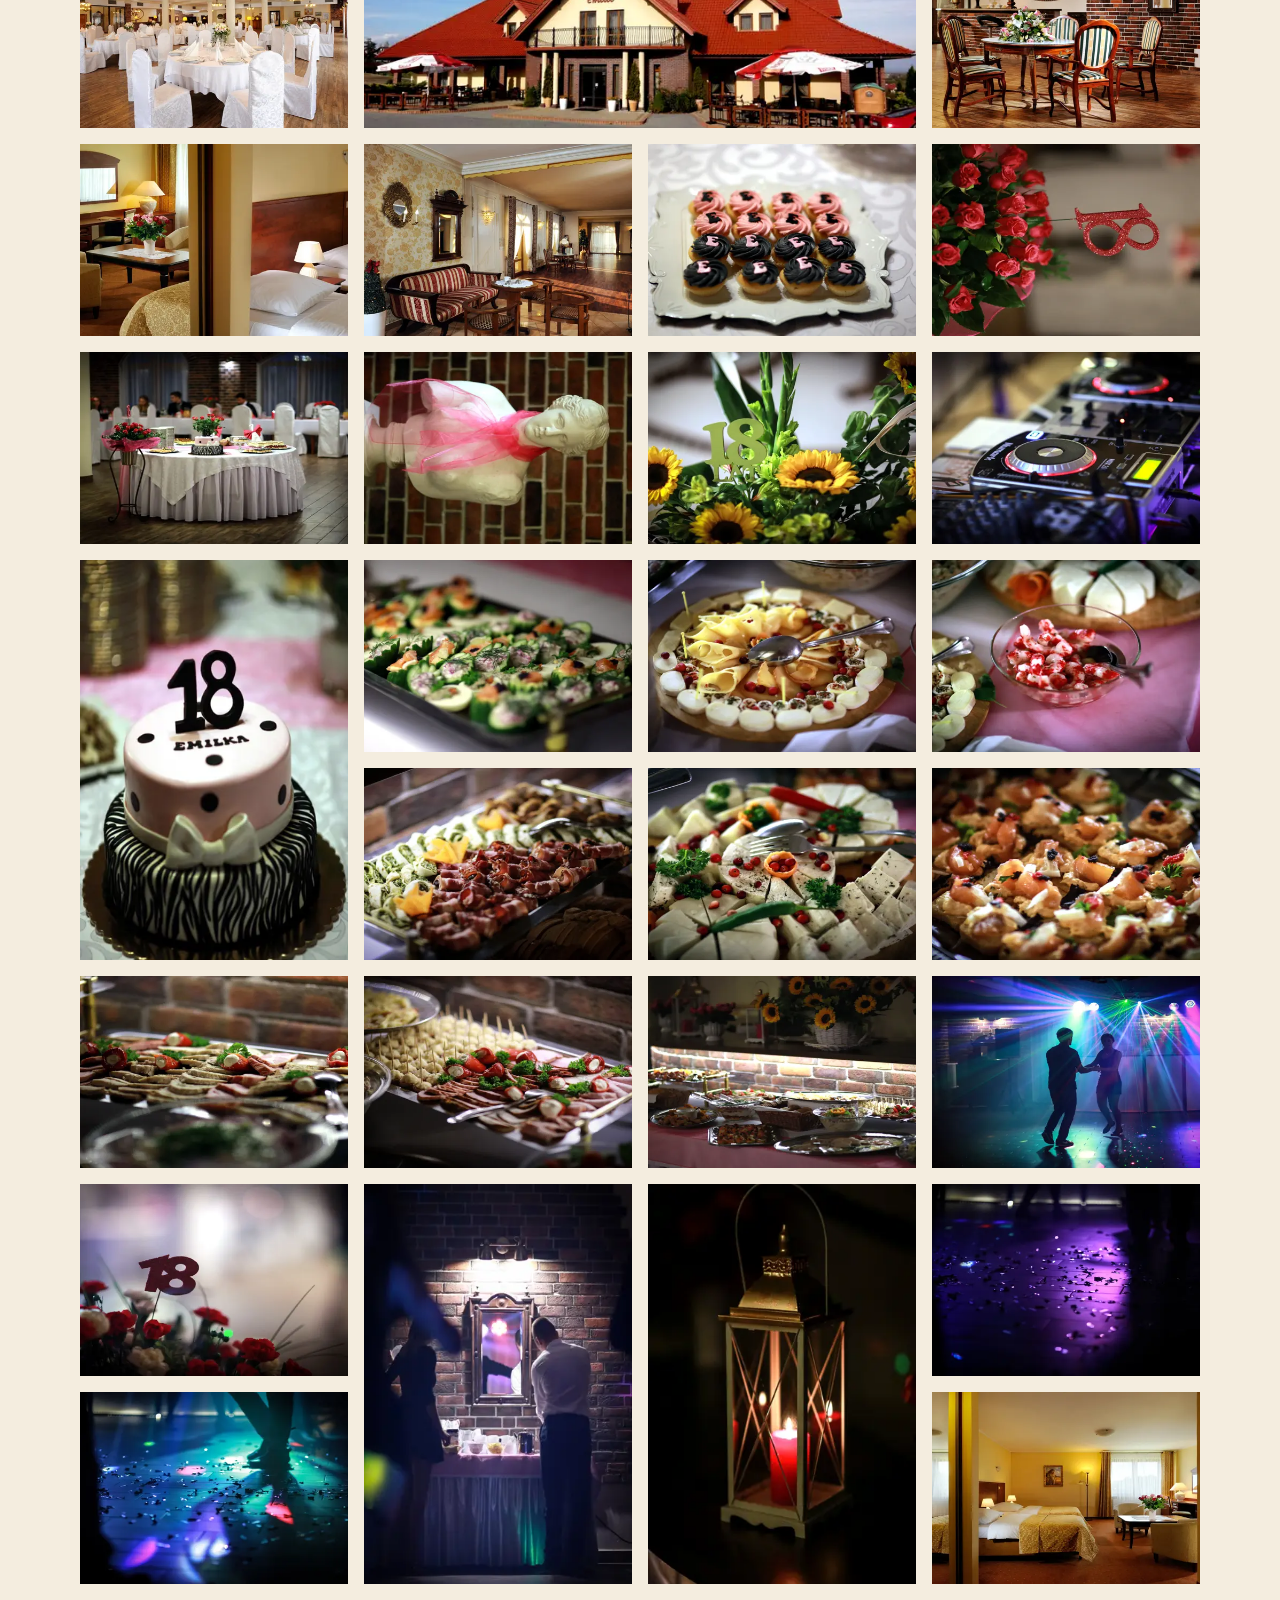
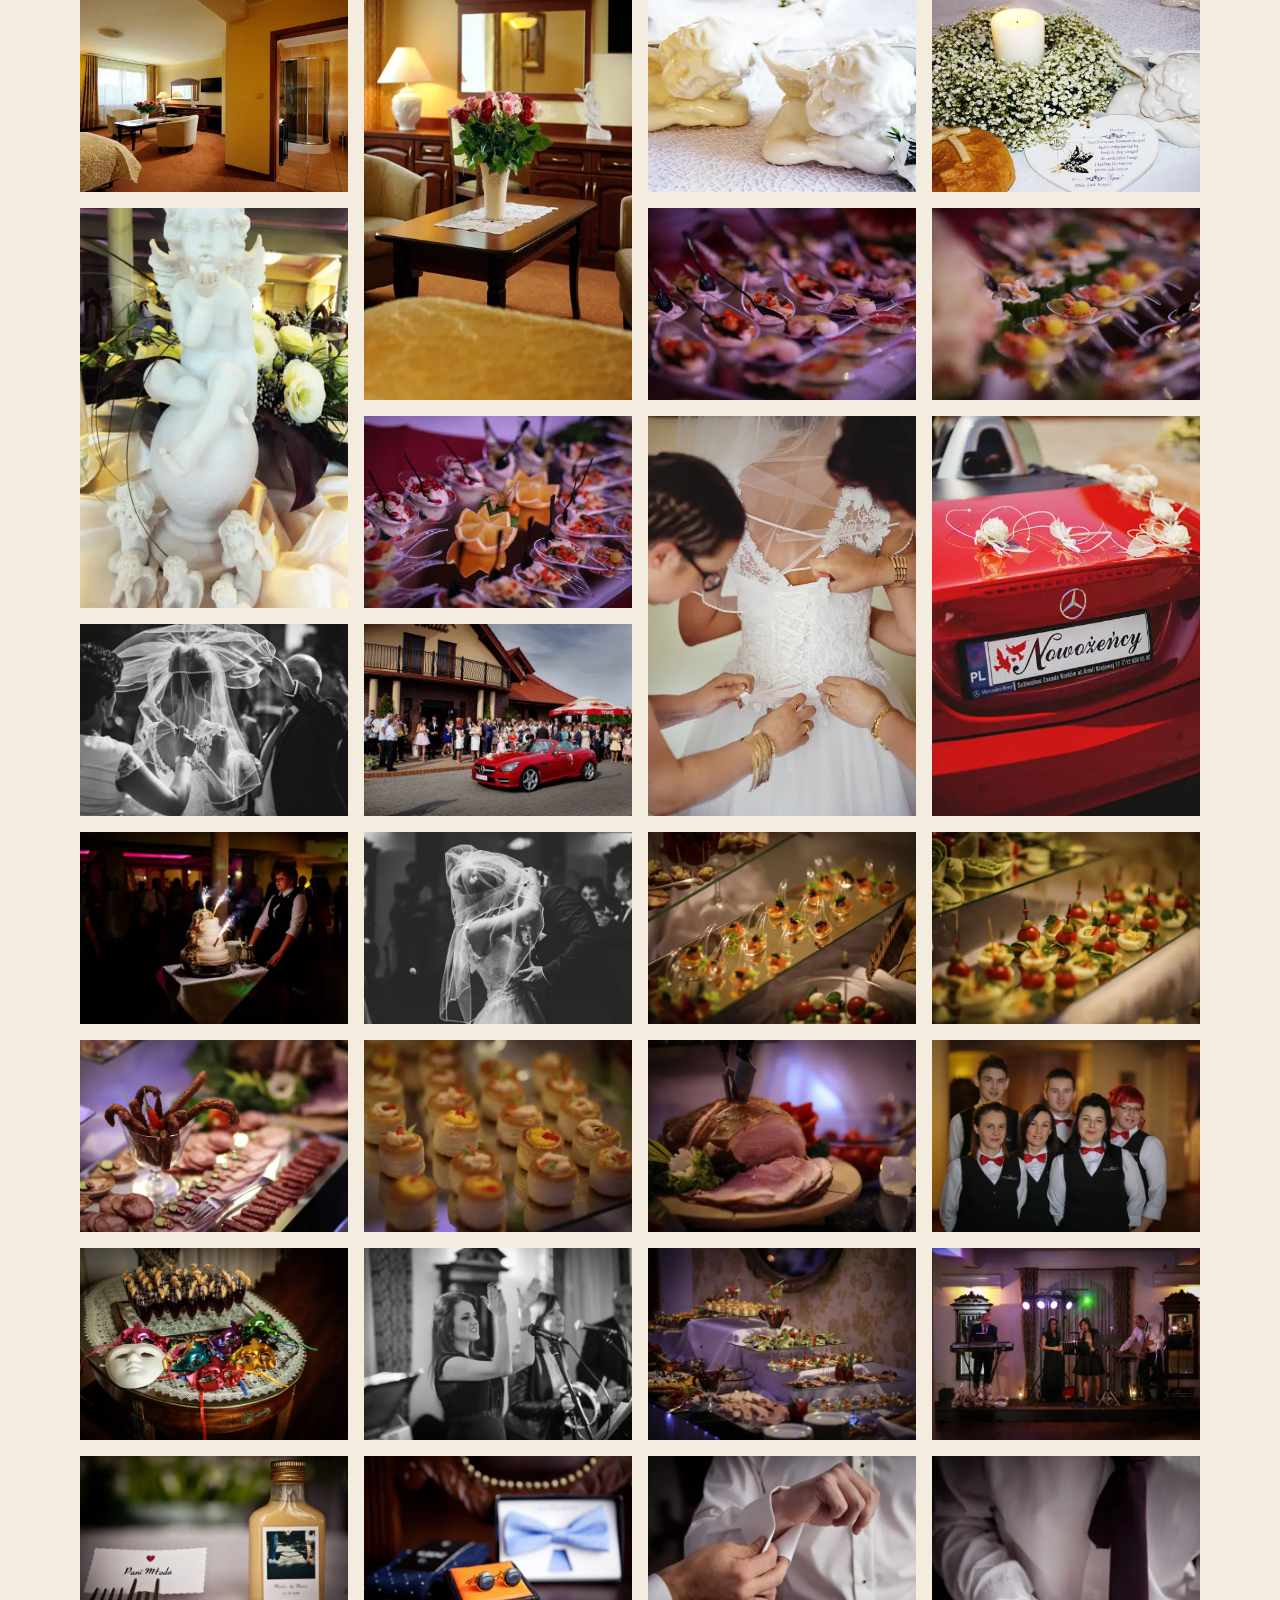
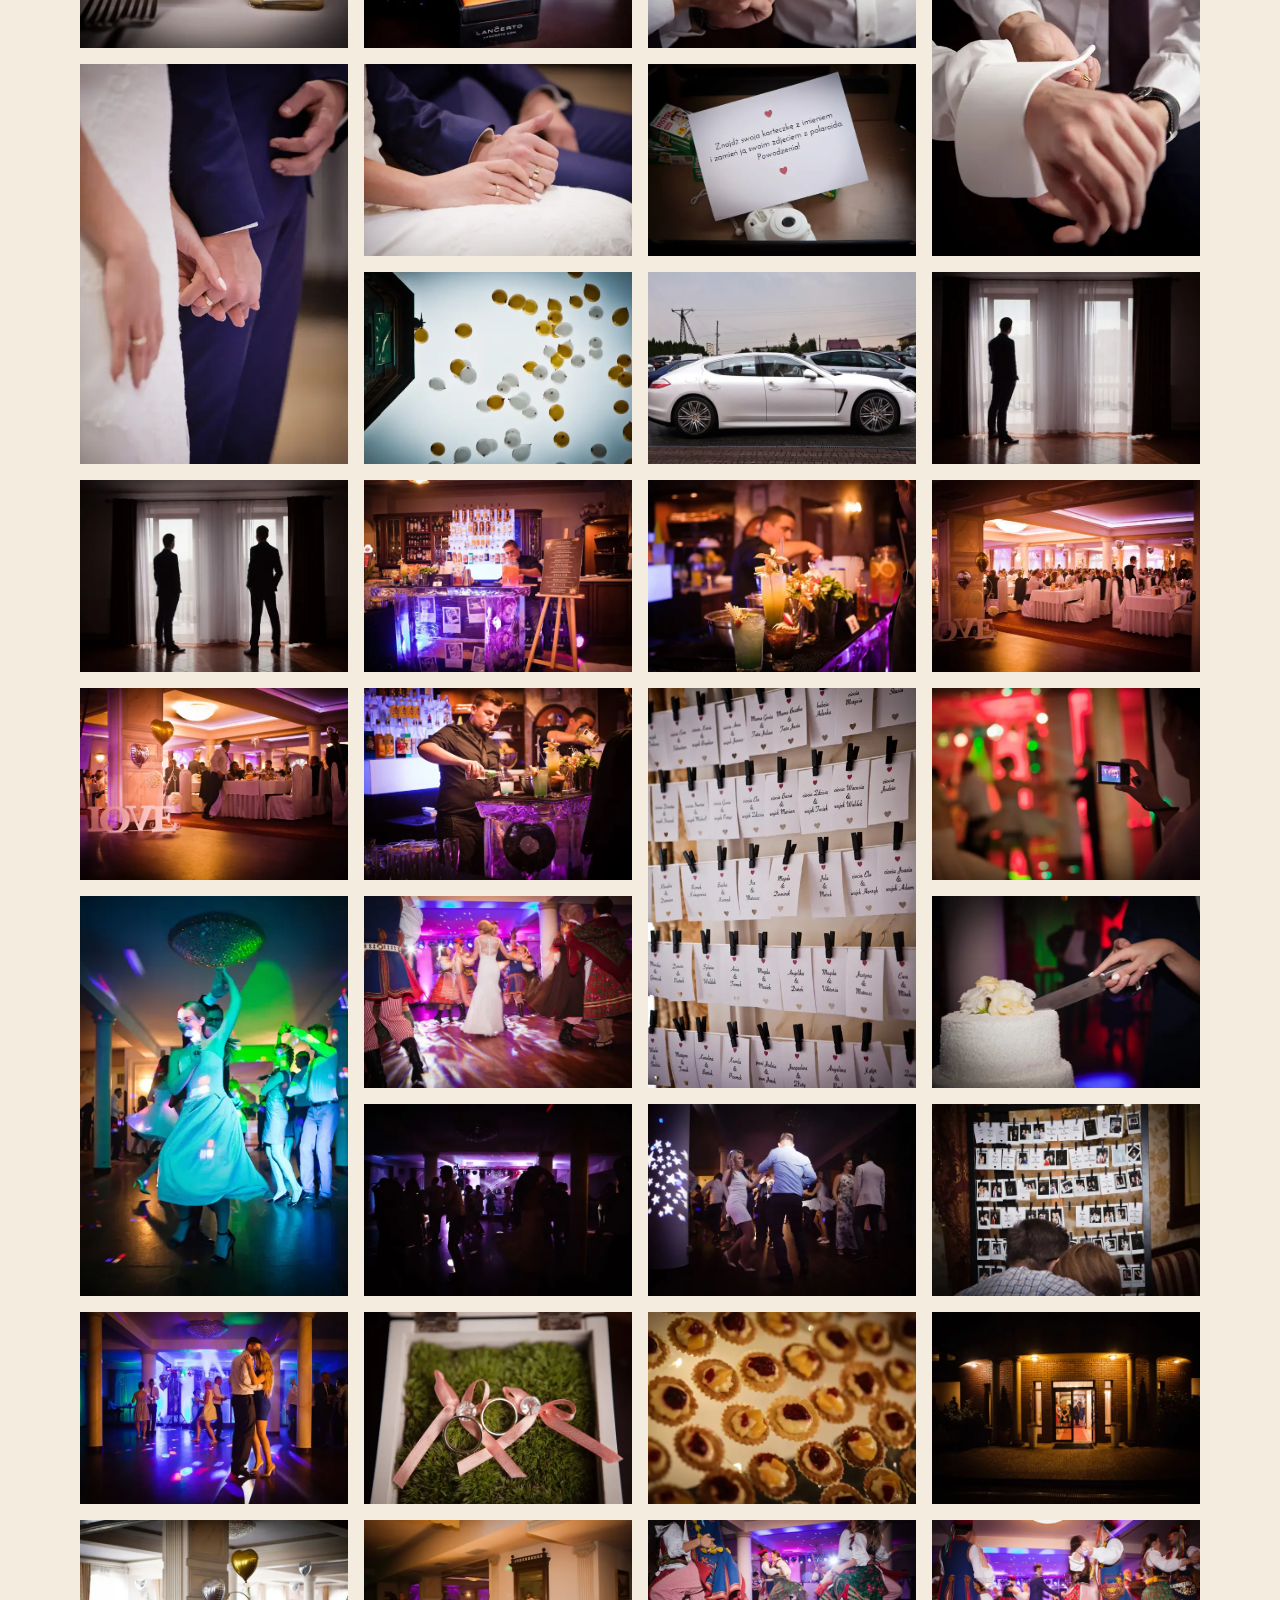
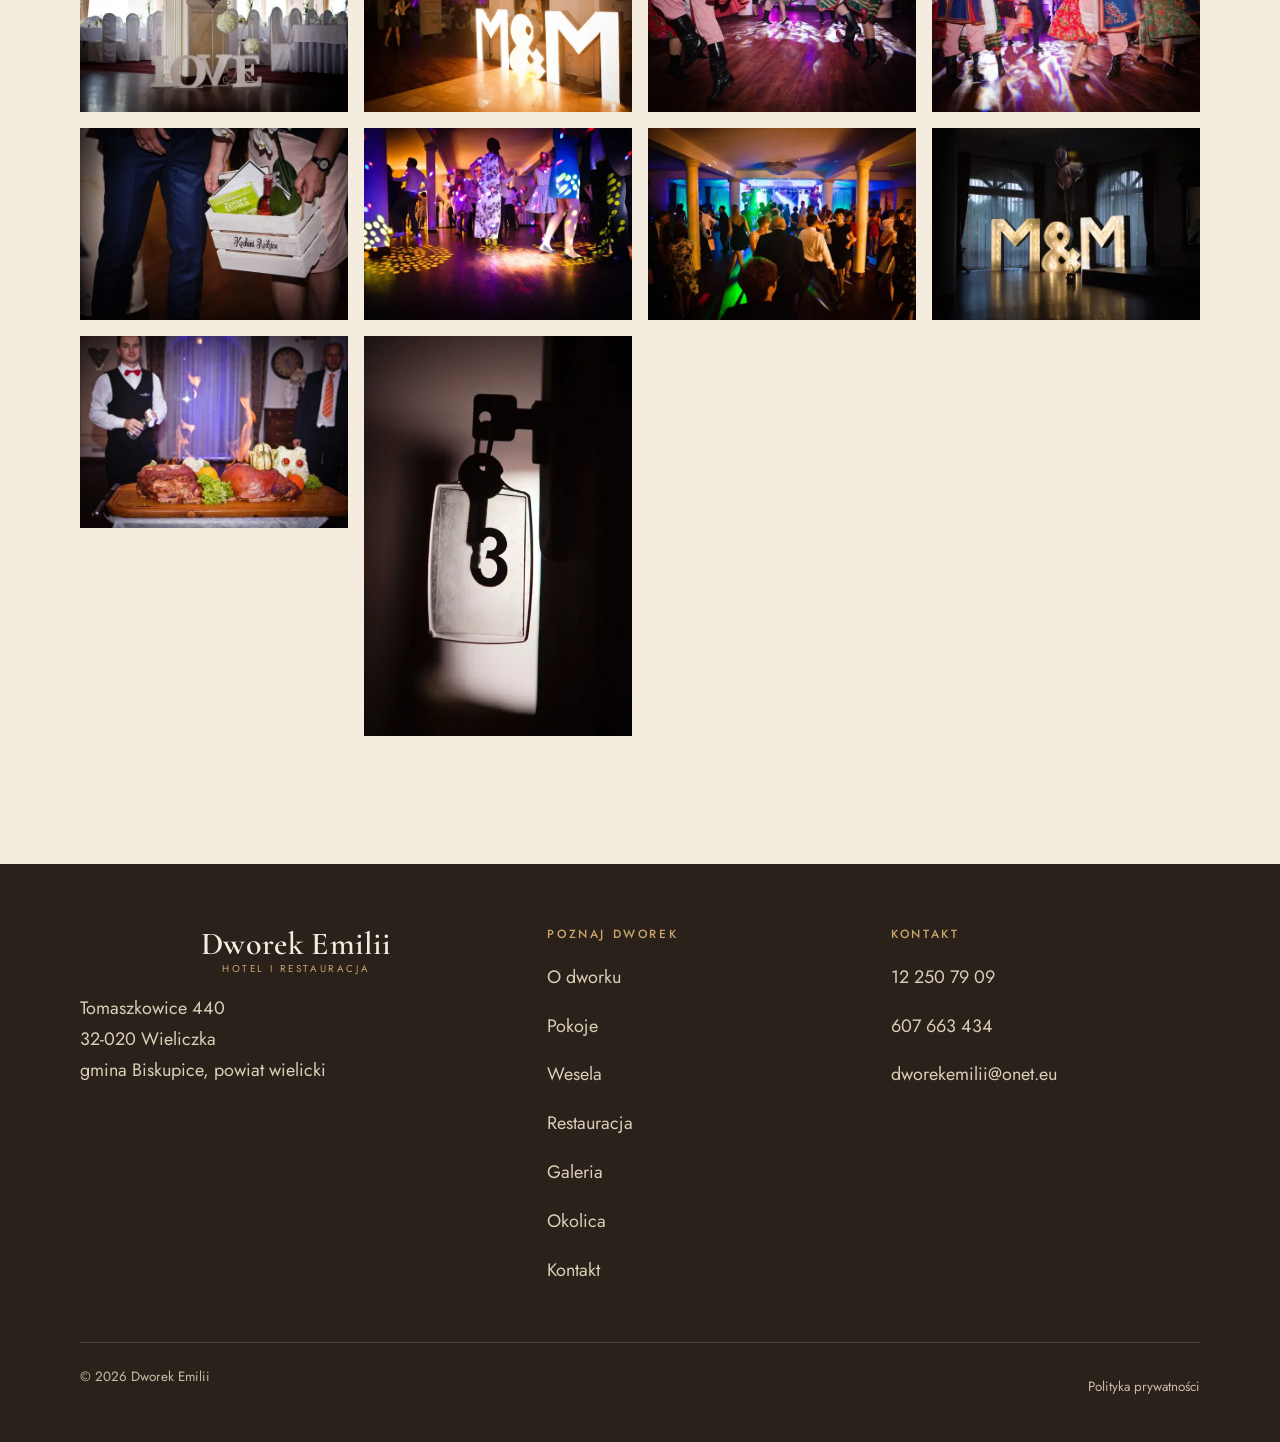
<file: galeria.html>
<!doctype html>
<html lang="pl">
<head>
<meta charset="utf-8">
<meta name="viewport" content="width=device-width, initial-scale=1">
<meta name="robots" content="noindex">
<title>Galeria zdjęć | Dworek Emilii</title>
<meta name="description" content="Zobacz Dworek Emilii: pokoje, sale na przyjęcia, restaurację i potrawy. Pełna galeria zdjęć z możliwością powiększenia.">
<meta name="theme-color" content="#f4eddf">
<link rel="icon" href="data:image/svg+xml,%3Csvg xmlns='http://www.w3.org/2000/svg' viewBox='0 0 64 64'%3E%3Crect width='64' height='64' fill='%23323d2d'/%3E%3Ctext x='32' y='43' font-family='Georgia,serif' font-size='30' fill='%23c9a66a' text-anchor='middle'%3EDE%3C/text%3E%3C/svg%3E">
<link rel="preload" href="fonts/CormorantGaramond-normal-latin-ext.woff2" as="font" type="font/woff2" crossorigin>
<link rel="preload" href="fonts/CormorantGaramond-normal-latin.woff2" as="font" type="font/woff2" crossorigin>
<link rel="stylesheet" href="css/fonts.css">
<link rel="stylesheet" href="css/style.css">
<link rel="stylesheet" href="css/pages.css">
<script type="application/ld+json">{"@context":"https://schema.org","@type":"Hotel","name":"Dworek Emilii","address":{"@type":"PostalAddress","streetAddress":"Tomaszkowice 440","postalCode":"32-020","addressLocality":"Wieliczka","addressCountry":"PL"},"telephone":["+48122507909","+48607663434"],"email":"dworekemilii@onet.eu","geo":{"@type":"GeoCoordinates","latitude":49.97624,"longitude":20.10078}}</script>
</head><body class="subpage"><a class="skip" href="#main">Przejdź do treści</a><header class="site-header"><div class="wrap"><a class="brand" href="index.html" aria-label="Dworek Emilii, strona główna"><b>Dworek Emilii</b><span>Tomaszkowice k. Wieliczki</span></a><button class="nav-toggle" type="button" aria-expanded="false" aria-controls="nav" aria-label="Otwórz menu"><i></i></button><nav class="nav" id="nav" aria-label="Główna"><ul><li><a href="index.html">O dworku</a></li><li><a href="pokoje.html">Pokoje</a></li><li><a href="wesela.html">Wesela</a></li><li><a href="restauracja.html">Restauracja</a></li><li><a href="galeria.html" aria-current="page" class="on">Galeria</a></li><li><a href="okolica.html">Okolica</a></li><li><a href="kontakt.html">Kontakt</a></li><li><a class="btn" href="kontakt.html#zapytanie">Zapytaj o termin</a></li></ul></nav></div></header><main id="main"><div class="wrap"><nav class="breadcrumbs" aria-label="Okruszki"><ol><li><a href="index.html">Strona główna</a></li><li aria-current="page">Galeria</li></ol></nav></div><section class="page-lead"><div class="wrap page-lead-grid"><div><h1>Poznaj Dworek Emilii</h1><p>Pokoje, wnętrza, sale i dania. Wybierz zdjęcie, aby zobaczyć je w powiększeniu.</p></div><figure><img src="img/g-01.webp" alt="Budynek Dworku Emilii z balkonem i tarasem" width="1200" height="800" fetchpriority="high"></figure></div></section><section class="section" id="galeria">
  <div class="wrap">
    <div class="sec-head reveal">
      <p class="eyebrow">Galeria</p>
      <h2>Wnętrza, <em>stoły i smaki</em></h2>
      <p>Kliknij zdjęcie, aby je powiększyć.</p>
    </div>
    <div class="gallery" id="gallery"><button type="button" data-full="img/archive-001.webp" data-alt="Sala Dworku Emilii z okrągłymi stołami"><img src="img/archive-001-t.webp" alt="Sala Dworku Emilii z okrągłymi stołami" width="1280" height="720" loading="lazy"></button>
<button type="button" data-full="img/archive-002.webp" data-alt="Wnętrze sali z ceglanymi ścianami i sofą"><img src="img/archive-002-t.webp" alt="Wnętrze sali z ceglanymi ścianami i sofą" width="1280" height="720" loading="lazy"></button>
<button type="button" data-full="img/archive-003.webp" data-alt="Przekąski ułożone na tacy"><img src="img/archive-003-t.webp" alt="Przekąski ułożone na tacy" width="1600" height="900" loading="lazy"></button>
<button type="button" data-full="img/archive-004.webp" data-alt="Okrągłe stoły z białymi pokrowcami przy ceglanych ścianach"><img src="img/archive-004-t.webp" alt="Okrągłe stoły z białymi pokrowcami przy ceglanych ścianach" width="1024" height="681" loading="lazy"></button>
<button type="button" class="wide" data-full="img/archive-005.webp" data-alt="Parkiet i stoły w sali bankietowej"><img src="img/archive-005-t.webp" alt="Parkiet i stoły w sali bankietowej" width="1600" height="900" loading="lazy"></button>
<button type="button" data-full="img/archive-006.webp" data-alt="Długi stół przygotowany na przyjęcie"><img src="img/archive-006-t.webp" alt="Długi stół przygotowany na przyjęcie" width="1600" height="900" loading="lazy"></button>
<button type="button" data-full="img/archive-007.webp" data-alt="Nakrycie stołu z białymi serwetkami"><img src="img/archive-007-t.webp" alt="Nakrycie stołu z białymi serwetkami" width="1600" height="900" loading="lazy"></button>
<button type="button" data-full="img/archive-008.webp" data-alt="Hol i parkiet pod żyrandolem"><img src="img/archive-008-t.webp" alt="Hol i parkiet pod żyrandolem" width="1600" height="900" loading="lazy"></button>
<button type="button" data-full="img/archive-009.webp" data-alt="Sala z długimi stołami i białymi pokrowcami"><img src="img/archive-009-t.webp" alt="Sala z długimi stołami i białymi pokrowcami" width="1600" height="900" loading="lazy"></button>
<button type="button" data-full="img/archive-010.webp" data-alt="Stół przy oknach i rzeźbach w ceglanych wnękach"><img src="img/archive-010-t.webp" alt="Stół przy oknach i rzeźbach w ceglanych wnękach" width="1600" height="900" loading="lazy"></button>
<button type="button" data-full="img/archive-011.webp" data-alt="Długie stoły w sali bankietowej"><img src="img/archive-011-t.webp" alt="Długie stoły w sali bankietowej" width="1600" height="900" loading="lazy"></button>
<button type="button" data-full="img/archive-012.webp" data-alt="Sala przygotowana na przyjęcie z białymi serwetkami"><img src="img/archive-012-t.webp" alt="Sala przygotowana na przyjęcie z białymi serwetkami" width="1600" height="900" loading="lazy"></button>
<button type="button" data-full="img/archive-013.webp" data-alt="Stół pod łukowymi oknami"><img src="img/archive-013-t.webp" alt="Stół pod łukowymi oknami" width="1600" height="900" loading="lazy"></button>
<button type="button" data-full="img/archive-014.webp" data-alt="Kwiaty w wazonie i biała serwetka"><img src="img/archive-014-t.webp" alt="Kwiaty w wazonie i biała serwetka" width="1600" height="900" loading="lazy"></button>
<button type="button" data-full="img/archive-015.webp" data-alt="Sala udekorowana czerwonymi poinsecjami"><img src="img/archive-015-t.webp" alt="Sala udekorowana czerwonymi poinsecjami" width="1600" height="900" loading="lazy"></button>
<button type="button" data-full="img/archive-016.webp" data-alt="Długi stół z czerwonym bieżnikiem"><img src="img/archive-016-t.webp" alt="Długi stół z czerwonym bieżnikiem" width="1600" height="900" loading="lazy"></button>
<button type="button" data-full="img/archive-017.webp" data-alt="Parkiet i świąteczne dekoracje sali"><img src="img/archive-017-t.webp" alt="Parkiet i świąteczne dekoracje sali" width="1600" height="900" loading="lazy"></button>
<button type="button" data-full="img/archive-018.webp" data-alt="Stoły pod oknami z czerwonymi bieżnikami"><img src="img/archive-018-t.webp" alt="Stoły pod oknami z czerwonymi bieżnikami" width="1600" height="900" loading="lazy"></button>
<button type="button" data-full="img/archive-019.webp" data-alt="Białe krzesła przy stołach z czerwonymi dekoracjami"><img src="img/archive-019-t.webp" alt="Białe krzesła przy stołach z czerwonymi dekoracjami" width="1600" height="900" loading="lazy"></button>
<button type="button" class="tall" data-full="img/archive-020.webp" data-alt="Poinsecja i nakrycie stołu"><img src="img/archive-020-t.webp" alt="Poinsecja i nakrycie stołu" width="900" height="1600" loading="lazy"></button>
<button type="button" data-full="img/archive-021.webp" data-alt="Długi stół widziany przez wejście do sali"><img src="img/archive-021-t.webp" alt="Długi stół widziany przez wejście do sali" width="1600" height="900" loading="lazy"></button>
<button type="button" data-full="img/archive-022.webp" data-alt="Parkiet i przygotowane stoły"><img src="img/archive-022-t.webp" alt="Parkiet i przygotowane stoły" width="1600" height="900" loading="lazy"></button>
<button type="button" data-full="img/archive-023.webp" data-alt="Sala z ceglanymi ścianami i dekoracjami"><img src="img/archive-023-t.webp" alt="Sala z ceglanymi ścianami i dekoracjami" width="1600" height="900" loading="lazy"></button>
<button type="button" data-full="img/archive-024.webp" data-alt="Restauracja ze stołami z czerwonymi bieżnikami"><img src="img/archive-024-t.webp" alt="Restauracja ze stołami z czerwonymi bieżnikami" width="1600" height="900" loading="lazy"></button>
<button type="button" data-full="img/archive-025.webp" data-alt="Sofa i lustro w części wypoczynkowej"><img src="img/archive-025-t.webp" alt="Sofa i lustro w części wypoczynkowej" width="1600" height="900" loading="lazy"></button>
<button type="button" data-full="img/archive-026.webp" data-alt="Wnętrze restauracji z drewnianymi krzesłami"><img src="img/archive-026-t.webp" alt="Wnętrze restauracji z drewnianymi krzesłami" width="1600" height="900" loading="lazy"></button>
<button type="button" data-full="img/archive-027.webp" data-alt="Stół i czerwone kwiaty w restauracji"><img src="img/archive-027-t.webp" alt="Stół i czerwone kwiaty w restauracji" width="1600" height="900" loading="lazy"></button>
<button type="button" data-full="img/archive-028.webp" data-alt="Okrągłe stoły z drewnianymi krzesłami"><img src="img/archive-028-t.webp" alt="Okrągłe stoły z drewnianymi krzesłami" width="1600" height="900" loading="lazy"></button>
<button type="button" data-full="img/archive-029.webp" data-alt="Sala restauracyjna z okrągłymi stołami"><img src="img/archive-029-t.webp" alt="Sala restauracyjna z okrągłymi stołami" width="1600" height="900" loading="lazy"></button>
<button type="button" data-full="img/archive-030.webp" data-alt="Stół przy łukowych oknach"><img src="img/archive-030-t.webp" alt="Stół przy łukowych oknach" width="1600" height="900" loading="lazy"></button>
<button type="button" data-full="img/archive-031.webp" data-alt="Kwiaty i kieliszki na nakrytym stole"><img src="img/archive-031-t.webp" alt="Kwiaty i kieliszki na nakrytym stole" width="1600" height="900" loading="lazy"></button>
<button type="button" data-full="img/archive-032.webp" data-alt="Nakryte stoły w sali z łukowymi oknami"><img src="img/archive-032-t.webp" alt="Nakryte stoły w sali z łukowymi oknami" width="1600" height="900" loading="lazy"></button>
<button type="button" data-full="img/archive-033.webp" data-alt="Okrągły stół z bukietem i białymi serwetkami"><img src="img/archive-033-t.webp" alt="Okrągły stół z bukietem i białymi serwetkami" width="1600" height="900" loading="lazy"></button>
<button type="button" data-full="img/archive-034.webp" data-alt="Rzeźba i stół w restauracji"><img src="img/archive-034-t.webp" alt="Rzeźba i stół w restauracji" width="1600" height="900" loading="lazy"></button>
<button type="button" data-full="img/archive-035.webp" data-alt="Nakryty stół przy ceglanej wnęce"><img src="img/archive-035-t.webp" alt="Nakryty stół przy ceglanej wnęce" width="1600" height="900" loading="lazy"></button>
<button type="button" data-full="img/archive-036.webp" data-alt="Parkiet między stołami w sali bankietowej"><img src="img/archive-036-t.webp" alt="Parkiet między stołami w sali bankietowej" width="1600" height="900" loading="lazy"></button>
<button type="button" data-full="img/archive-037.webp" data-alt="Okrągłe stoły z białymi krzesłami pod łukowymi oknami"><img src="img/archive-037-t.webp" alt="Okrągłe stoły z białymi krzesłami pod łukowymi oknami" width="1600" height="900" loading="lazy"></button>
<button type="button" data-full="img/archive-038.webp" data-alt="Bukiet kwiatów na nakrytym stole"><img src="img/archive-038-t.webp" alt="Bukiet kwiatów na nakrytym stole" width="1600" height="900" loading="lazy"></button>
<button type="button" data-full="img/archive-039.webp" data-alt="Sala bankietowa przygotowana na przyjęcie"><img src="img/archive-039-t.webp" alt="Sala bankietowa przygotowana na przyjęcie" width="1600" height="900" loading="lazy"></button>
<button type="button" class="wide" data-full="img/archive-040.webp" data-alt="Budynek Dworku Emilii z czerwonym dachem i tarasem"><img src="img/archive-040-t.webp" alt="Budynek Dworku Emilii z czerwonym dachem i tarasem" width="1600" height="900" loading="lazy"></button>
<button type="button" data-full="img/archive-041.webp" data-alt="Hol z logo Dworku Emilii i stolikiem"><img src="img/archive-041-t.webp" alt="Hol z logo Dworku Emilii i stolikiem" width="1600" height="900" loading="lazy"></button>
<button type="button" data-full="img/archive-042.webp" data-alt="Pokój z dwoma łóżkami i toaletką"><img src="img/archive-042-t.webp" alt="Pokój z dwoma łóżkami i toaletką" width="1600" height="900" loading="lazy"></button>
<button type="button" data-full="img/archive-043.webp" data-alt="Łóżko, lustro i kwiaty w pokoju"><img src="img/archive-043-t.webp" alt="Łóżko, lustro i kwiaty w pokoju" width="1600" height="900" loading="lazy"></button>
<button type="button" data-full="img/archive-044.webp" data-alt="Desery udekorowane cyframi na przyjęcie urodzinowe"><img src="img/archive-044-t.webp" alt="Desery udekorowane cyframi na przyjęcie urodzinowe" width="1600" height="900" loading="lazy"></button>
<button type="button" data-full="img/archive-045.webp" data-alt="Bukiet czerwonych róż z dekoracją urodzinową"><img src="img/archive-045-t.webp" alt="Bukiet czerwonych róż z dekoracją urodzinową" width="1600" height="900" loading="lazy"></button>
<button type="button" data-full="img/archive-046.webp" data-alt="Stół z dekoracją na przyjęcie"><img src="img/archive-046-t.webp" alt="Stół z dekoracją na przyjęcie" width="1600" height="900" loading="lazy"></button>
<button type="button" data-full="img/archive-047.webp" data-alt="Rzeźba w ceglanej wnęce"><img src="img/archive-047-t.webp" alt="Rzeźba w ceglanej wnęce" width="1600" height="900" loading="lazy"></button>
<button type="button" data-full="img/archive-048.webp" data-alt="Kwiatowa dekoracja urodzinowa"><img src="img/archive-048-t.webp" alt="Kwiatowa dekoracja urodzinowa" width="1600" height="900" loading="lazy"></button>
<button type="button" data-full="img/archive-049.webp" data-alt="Sprzęt didżejski podczas przyjęcia"><img src="img/archive-049-t.webp" alt="Sprzęt didżejski podczas przyjęcia" width="1600" height="900" loading="lazy"></button>
<button type="button" class="tall" data-full="img/archive-050.webp" data-alt="Tort na osiemnaste urodziny"><img src="img/archive-050-t.webp" alt="Tort na osiemnaste urodziny" width="900" height="1600" loading="lazy"></button>
<button type="button" data-full="img/archive-051.webp" data-alt="Przekąski ułożone na tacy"><img src="img/archive-051-t.webp" alt="Przekąski ułożone na tacy" width="1600" height="900" loading="lazy"></button>
<button type="button" data-full="img/archive-052.webp" data-alt="Sery i owoce na półmisku"><img src="img/archive-052-t.webp" alt="Sery i owoce na półmisku" width="1600" height="900" loading="lazy"></button>
<button type="button" data-full="img/archive-053.webp" data-alt="Przekąski i dekoracje na stole"><img src="img/archive-053-t.webp" alt="Przekąski i dekoracje na stole" width="1600" height="900" loading="lazy"></button>
<button type="button" data-full="img/archive-054.webp" data-alt="Półmisek wędlin i przystawek"><img src="img/archive-054-t.webp" alt="Półmisek wędlin i przystawek" width="1600" height="900" loading="lazy"></button>
<button type="button" data-full="img/archive-055.webp" data-alt="Wybór serów z dekoracją warzywną"><img src="img/archive-055-t.webp" alt="Wybór serów z dekoracją warzywną" width="1600" height="900" loading="lazy"></button>
<button type="button" data-full="img/archive-056.webp" data-alt="Małe kanapki z kolorowymi dodatkami"><img src="img/archive-056-t.webp" alt="Małe kanapki z kolorowymi dodatkami" width="1600" height="900" loading="lazy"></button>
<button type="button" data-full="img/archive-057.webp" data-alt="Zimny bufet z półmiskami"><img src="img/archive-057-t.webp" alt="Zimny bufet z półmiskami" width="1600" height="900" loading="lazy"></button>
<button type="button" data-full="img/archive-058.webp" data-alt="Półmiski wędlin i przekąsek przy ceglanej ścianie"><img src="img/archive-058-t.webp" alt="Półmiski wędlin i przekąsek przy ceglanej ścianie" width="1600" height="900" loading="lazy"></button>
<button type="button" data-full="img/archive-059.webp" data-alt="Bufet z zimnymi przekąskami"><img src="img/archive-059-t.webp" alt="Bufet z zimnymi przekąskami" width="1600" height="900" loading="lazy"></button>
<button type="button" data-full="img/archive-060.webp" data-alt="Goście tańczący w kolorowym świetle"><img src="img/archive-060-t.webp" alt="Goście tańczący w kolorowym świetle" width="1600" height="900" loading="lazy"></button>
<button type="button" data-full="img/archive-061.webp" data-alt="Kwiatowa dekoracja z liczbą osiemnaście"><img src="img/archive-061-t.webp" alt="Kwiatowa dekoracja z liczbą osiemnaście" width="1600" height="900" loading="lazy"></button>
<button type="button" class="tall" data-full="img/archive-062.webp" data-alt="Goście przy stole podczas przyjęcia"><img src="img/archive-062-t.webp" alt="Goście przy stole podczas przyjęcia" width="900" height="1600" loading="lazy"></button>
<button type="button" class="tall" data-full="img/archive-063.webp" data-alt="Lampion ze świecą w sali"><img src="img/archive-063-t.webp" alt="Lampion ze świecą w sali" width="900" height="1600" loading="lazy"></button>
<button type="button" data-full="img/archive-064.webp" data-alt="Konfetti na parkiecie w fioletowym świetle"><img src="img/archive-064-t.webp" alt="Konfetti na parkiecie w fioletowym świetle" width="1600" height="900" loading="lazy"></button>
<button type="button" data-full="img/archive-065.webp" data-alt="Parkiet z konfetti i kolorowym oświetleniem"><img src="img/archive-065-t.webp" alt="Parkiet z konfetti i kolorowym oświetleniem" width="1600" height="900" loading="lazy"></button>
<button type="button" data-full="img/archive-067.webp" data-alt="Pokój z dużym łóżkiem i częścią wypoczynkową"><img src="img/archive-067-t.webp" alt="Pokój z dużym łóżkiem i częścią wypoczynkową" width="1600" height="900" loading="lazy"></button>
<button type="button" data-full="img/archive-068.webp" data-alt="Pokój z biurkiem i łazienką"><img src="img/archive-068-t.webp" alt="Pokój z biurkiem i łazienką" width="1600" height="900" loading="lazy"></button>
<button type="button" class="tall" data-full="img/archive-069.webp" data-alt="Toaletka z lustrem, lampką i kwiatami"><img src="img/archive-069-t.webp" alt="Toaletka z lustrem, lampką i kwiatami" width="900" height="1600" loading="lazy"></button>
<button type="button" data-full="img/archive-070.webp" data-alt="Figurki aniołów w dekoracji stołu"><img src="img/archive-070-t.webp" alt="Figurki aniołów w dekoracji stołu" width="1600" height="900" loading="lazy"></button>
<button type="button" data-full="img/archive-071.webp" data-alt="Chleb, świeca i gipsówka na stole weselnym"><img src="img/archive-071-t.webp" alt="Chleb, świeca i gipsówka na stole weselnym" width="1600" height="900" loading="lazy"></button>
<button type="button" class="tall" data-full="img/archive-072.webp" data-alt="Figurka anioła wśród kwiatów"><img src="img/archive-072-t.webp" alt="Figurka anioła wśród kwiatów" width="900" height="1600" loading="lazy"></button>
<button type="button" data-full="img/archive-079.webp" data-alt="Półmiski przekąsek przy fioletowym oświetleniu"><img src="img/archive-079-t.webp" alt="Półmiski przekąsek przy fioletowym oświetleniu" width="1600" height="900" loading="lazy"></button>
<button type="button" data-full="img/archive-080.webp" data-alt="Drobne przekąski na przyjęcie"><img src="img/archive-080-t.webp" alt="Drobne przekąski na przyjęcie" width="1600" height="900" loading="lazy"></button>
<button type="button" data-full="img/archive-081.webp" data-alt="Przekąski z dekoracjami z owoców"><img src="img/archive-081-t.webp" alt="Przekąski z dekoracjami z owoców" width="1600" height="900" loading="lazy"></button>
<button type="button" class="tall" data-full="img/archive-083.webp" data-alt="Przygotowania Panny Młodej do uroczystości"><img src="img/archive-083-t.webp" alt="Przygotowania Panny Młodej do uroczystości" width="409" height="613" loading="lazy"></button>
<button type="button" class="tall" data-full="img/archive-084.webp" data-alt="Samochód udekorowany na ślub"><img src="img/archive-084-t.webp" alt="Samochód udekorowany na ślub" width="441" height="662" loading="lazy"></button>
<button type="button" data-full="img/archive-085.webp" data-alt="Para Młoda i goście podczas uroczystości"><img src="img/archive-085-t.webp" alt="Para Młoda i goście podczas uroczystości" width="993" height="662" loading="lazy"></button>
<button type="button" data-full="img/archive-086.webp" data-alt="Goście i Para Młoda przed Dworkiem Emilii"><img src="img/archive-086-t.webp" alt="Goście i Para Młoda przed Dworkiem Emilii" width="920" height="613" loading="lazy"></button>
<button type="button" data-full="img/archive-087.webp" data-alt="Para Młoda przy torcie weselnym"><img src="img/archive-087-t.webp" alt="Para Młoda przy torcie weselnym" width="920" height="613" loading="lazy"></button>
<button type="button" data-full="img/archive-088.webp" data-alt="Panna Młoda z welonem podczas przyjęcia"><img src="img/archive-088-t.webp" alt="Panna Młoda z welonem podczas przyjęcia" width="920" height="613" loading="lazy"></button>
<button type="button" data-full="img/archive-089.webp" data-alt="Małe przystawki podane w szklanych naczyniach"><img src="img/archive-089-t.webp" alt="Małe przystawki podane w szklanych naczyniach" width="1600" height="1067" loading="lazy"></button>
<button type="button" data-full="img/archive-090.webp" data-alt="Przekąski udekorowane pomidorkami"><img src="img/archive-090-t.webp" alt="Przekąski udekorowane pomidorkami" width="1600" height="1067" loading="lazy"></button>
<button type="button" data-full="img/archive-091.webp" data-alt="Półmisek wędlin i mięs"><img src="img/archive-091-t.webp" alt="Półmisek wędlin i mięs" width="1600" height="1067" loading="lazy"></button>
<button type="button" data-full="img/archive-092.webp" data-alt="Porcje przekąsek na półmisku"><img src="img/archive-092-t.webp" alt="Porcje przekąsek na półmisku" width="1600" height="1067" loading="lazy"></button>
<button type="button" data-full="img/archive-093.webp" data-alt="Mięsa podane na przyjęcie"><img src="img/archive-093-t.webp" alt="Mięsa podane na przyjęcie" width="1600" height="1067" loading="lazy"></button>
<button type="button" data-full="img/archive-094.webp" data-alt="Pracownicy Dworku Emilii na wspólnym zdjęciu"><img src="img/archive-094-t.webp" alt="Pracownicy Dworku Emilii na wspólnym zdjęciu" width="1600" height="1067" loading="lazy"></button>
<button type="button" data-full="img/archive-095.webp" data-alt="Bufet z deserami i napojami"><img src="img/archive-095-t.webp" alt="Bufet z deserami i napojami" width="1600" height="1067" loading="lazy"></button>
<button type="button" data-full="img/archive-096.webp" data-alt="Muzycy podczas przyjęcia"><img src="img/archive-096-t.webp" alt="Muzycy podczas przyjęcia" width="1600" height="1067" loading="lazy"></button>
<button type="button" data-full="img/archive-097.webp" data-alt="Stół z bufetem podczas przyjęcia"><img src="img/archive-097-t.webp" alt="Stół z bufetem podczas przyjęcia" width="1600" height="1067" loading="lazy"></button>
<button type="button" data-full="img/archive-098.webp" data-alt="Zespół muzyczny na scenie"><img src="img/archive-098-t.webp" alt="Zespół muzyczny na scenie" width="1600" height="1066" loading="lazy"></button>
<button type="button" data-full="img/archive-099.webp" data-alt="Winietka Pary Młodej i dekoracja stołu"><img src="img/archive-099-t.webp" alt="Winietka Pary Młodej i dekoracja stołu" width="1100" height="791" loading="lazy"></button>
<button type="button" data-full="img/archive-100.webp" data-alt="Mucha i spinki przygotowane do ślubu"><img src="img/archive-100-t.webp" alt="Mucha i spinki przygotowane do ślubu" width="1100" height="733" loading="lazy"></button>
<button type="button" data-full="img/archive-101.webp" data-alt="Przygotowanie mankietów koszuli Pana Młodego"><img src="img/archive-101-t.webp" alt="Przygotowanie mankietów koszuli Pana Młodego" width="1100" height="733" loading="lazy"></button>
<button type="button" class="tall" data-full="img/archive-102.webp" data-alt="Detal stroju Pana Młodego"><img src="img/archive-102-t.webp" alt="Detal stroju Pana Młodego" width="760" height="1100" loading="lazy"></button>
<button type="button" class="tall" data-full="img/archive-103.webp" data-alt="Para Młoda trzymająca się za ręce"><img src="img/archive-103-t.webp" alt="Para Młoda trzymająca się za ręce" width="788" height="1100" loading="lazy"></button>
<button type="button" data-full="img/archive-104.webp" data-alt="Dłonie Pary Młodej podczas uroczystości"><img src="img/archive-104-t.webp" alt="Dłonie Pary Młodej podczas uroczystości" width="1100" height="780" loading="lazy"></button>
<button type="button" data-full="img/archive-105.webp" data-alt="Weselna księga gości i aparat do zdjęć"><img src="img/archive-105-t.webp" alt="Weselna księga gości i aparat do zdjęć" width="1100" height="789" loading="lazy"></button>
<button type="button" data-full="img/archive-106.webp" data-alt="Balony unoszące się nad gośćmi"><img src="img/archive-106-t.webp" alt="Balony unoszące się nad gośćmi" width="1100" height="795" loading="lazy"></button>
<button type="button" data-full="img/archive-107.webp" data-alt="Samochód przed uroczystością ślubną"><img src="img/archive-107-t.webp" alt="Samochód przed uroczystością ślubną" width="1100" height="742" loading="lazy"></button>
<button type="button" data-full="img/archive-108.webp" data-alt="Pan Młody przy oknie"><img src="img/archive-108-t.webp" alt="Pan Młody przy oknie" width="1100" height="733" loading="lazy"></button>
<button type="button" data-full="img/archive-109.webp" data-alt="Przygotowania do uroczystości w pokoju"><img src="img/archive-109-t.webp" alt="Przygotowania do uroczystości w pokoju" width="1100" height="733" loading="lazy"></button>
<button type="button" data-full="img/archive-110.webp" data-alt="Bar podczas wesela"><img src="img/archive-110-t.webp" alt="Bar podczas wesela" width="1100" height="760" loading="lazy"></button>
<button type="button" data-full="img/archive-111.webp" data-alt="Barman i koktajle podczas przyjęcia"><img src="img/archive-111-t.webp" alt="Barman i koktajle podczas przyjęcia" width="1100" height="732" loading="lazy"></button>
<button type="button" data-full="img/archive-112.webp" data-alt="Sala weselna z dekoracjami i światłem"><img src="img/archive-112-t.webp" alt="Sala weselna z dekoracjami i światłem" width="1100" height="758" loading="lazy"></button>
<button type="button" data-full="img/archive-113.webp" data-alt="Sala z nakrytymi stołami i dekoracją LOVE"><img src="img/archive-113-t.webp" alt="Sala z nakrytymi stołami i dekoracją LOVE" width="1100" height="792" loading="lazy"></button>
<button type="button" data-full="img/archive-114.webp" data-alt="Przygotowywanie koktajli przy barze"><img src="img/archive-114-t.webp" alt="Przygotowywanie koktajli przy barze" width="1100" height="769" loading="lazy"></button>
<button type="button" class="tall" data-full="img/archive-115.webp" data-alt="Tablica z rozmieszczeniem gości na przyjęciu"><img src="img/archive-115-t.webp" alt="Tablica z rozmieszczeniem gości na przyjęciu" width="733" height="1100" loading="lazy"></button>
<button type="button" data-full="img/archive-116.webp" data-alt="Nagrywanie wesela przez gości"><img src="img/archive-116-t.webp" alt="Nagrywanie wesela przez gości" width="1100" height="787" loading="lazy"></button>
<button type="button" class="tall" data-full="img/archive-117.webp" data-alt="Taniec podczas przyjęcia weselnego"><img src="img/archive-117-t.webp" alt="Taniec podczas przyjęcia weselnego" width="723" height="1100" loading="lazy"></button>
<button type="button" data-full="img/archive-118.webp" data-alt="Panna Młoda wśród tańczących gości"><img src="img/archive-118-t.webp" alt="Panna Młoda wśród tańczących gości" width="1100" height="761" loading="lazy"></button>
<button type="button" data-full="img/archive-119.webp" data-alt="Krojenie tortu weselnego"><img src="img/archive-119-t.webp" alt="Krojenie tortu weselnego" width="1100" height="711" loading="lazy"></button>
<button type="button" data-full="img/archive-120.webp" data-alt="Goście na parkiecie"><img src="img/archive-120-t.webp" alt="Goście na parkiecie" width="1100" height="741" loading="lazy"></button>
<button type="button" data-full="img/archive-121.webp" data-alt="Zabawa taneczna podczas wesela"><img src="img/archive-121-t.webp" alt="Zabawa taneczna podczas wesela" width="1100" height="770" loading="lazy"></button>
<button type="button" data-full="img/archive-122.webp" data-alt="Goście oglądający tablicę ze zdjęciami"><img src="img/archive-122-t.webp" alt="Goście oglądający tablicę ze zdjęciami" width="1100" height="733" loading="lazy"></button>
<button type="button" data-full="img/archive-123.webp" data-alt="Para tańcząca na parkiecie"><img src="img/archive-123-t.webp" alt="Para tańcząca na parkiecie" width="1100" height="815" loading="lazy"></button>
<button type="button" data-full="img/archive-124.webp" data-alt="Obrączki ślubne na poduszce z mchu"><img src="img/archive-124-t.webp" alt="Obrączki ślubne na poduszce z mchu" width="1100" height="743" loading="lazy"></button>
<button type="button" data-full="img/archive-125.webp" data-alt="Małe tartaletki podane na przyjęcie"><img src="img/archive-125-t.webp" alt="Małe tartaletki podane na przyjęcie" width="1600" height="1067" loading="lazy"></button>
<button type="button" data-full="img/archive-126.webp" data-alt="Oświetlone wejście do Dworku Emilii wieczorem"><img src="img/archive-126-t.webp" alt="Oświetlone wejście do Dworku Emilii wieczorem" width="1100" height="749" loading="lazy"></button>
<button type="button" data-full="img/archive-127.webp" data-alt="Sala przygotowana na wesele z dekoracją LOVE"><img src="img/archive-127-t.webp" alt="Sala przygotowana na wesele z dekoracją LOVE" width="1100" height="746" loading="lazy"></button>
<button type="button" data-full="img/archive-128.webp" data-alt="Podświetlane inicjały Pary Młodej przy parkiecie"><img src="img/archive-128-t.webp" alt="Podświetlane inicjały Pary Młodej przy parkiecie" width="1100" height="694" loading="lazy"></button>
<button type="button" data-full="img/archive-129.webp" data-alt="Goście w strojach podczas zabawy weselnej"><img src="img/archive-129-t.webp" alt="Goście w strojach podczas zabawy weselnej" width="1100" height="763" loading="lazy"></button>
<button type="button" data-full="img/archive-130.webp" data-alt="Taniec gości na kolorowo oświetlonym parkiecie"><img src="img/archive-130-t.webp" alt="Taniec gości na kolorowo oświetlonym parkiecie" width="1100" height="787" loading="lazy"></button>
<button type="button" data-full="img/archive-131.webp" data-alt="Rekwizyty i upominki podczas wesela"><img src="img/archive-131-t.webp" alt="Rekwizyty i upominki podczas wesela" width="1100" height="757" loading="lazy"></button>
<button type="button" data-full="img/archive-132.webp" data-alt="Goście podczas wieczornej zabawy tanecznej"><img src="img/archive-132-t.webp" alt="Goście podczas wieczornej zabawy tanecznej" width="1100" height="732" loading="lazy"></button>
<button type="button" data-full="img/archive-133.webp" data-alt="Zabawa weselna w sali Dworku Emilii"><img src="img/archive-133-t.webp" alt="Zabawa weselna w sali Dworku Emilii" width="1100" height="733" loading="lazy"></button>
<button type="button" data-full="img/archive-134.webp" data-alt="Podświetlane inicjały i balony w sali weselnej"><img src="img/archive-134-t.webp" alt="Podświetlane inicjały i balony w sali weselnej" width="1100" height="733" loading="lazy"></button>
<button type="button" data-full="img/archive-135.webp" data-alt="Podawanie gorącego dania podczas przyjęcia"><img src="img/archive-135-t.webp" alt="Podawanie gorącego dania podczas przyjęcia" width="1100" height="728" loading="lazy"></button>
<button type="button" class="tall" data-full="img/archive-136.webp" data-alt="Klucz z numerem pokoju"><img src="img/archive-136-t.webp" alt="Klucz z numerem pokoju" width="733" height="1100" loading="lazy"></button></div>
  </div>
</section></main><footer class="site-footer"><div class="wrap"><div class="foot-grid"><div><a class="brand" href="index.html"><b>Dworek Emilii</b><span>Hotel i restauracja</span></a><p style="margin-top:1.2rem">Tomaszkowice 440<br>32-020 Wieliczka<br>gmina Biskupice, powiat wielicki</p></div><div><h4>Poznaj dworek</h4><ul><li><a href="index.html">O dworku</a></li><li><a href="pokoje.html">Pokoje</a></li><li><a href="wesela.html">Wesela</a></li><li><a href="restauracja.html">Restauracja</a></li><li><a href="galeria.html">Galeria</a></li><li><a href="okolica.html">Okolica</a></li><li><a href="kontakt.html">Kontakt</a></li></ul></div><div><h4>Kontakt</h4><ul><li><a href="tel:+48122507909">12 250 79 09</a></li><li><a href="tel:+48607663434">607 663 434</a></li><li><a href="mailto:dworekemilii@onet.eu">dworekemilii@onet.eu</a></li></ul></div></div><div class="foot-bottom"><span>© 2026 Dworek Emilii</span><a href="polityka.html">Polityka prywatności</a></div></div></footer><div class="lb" id="lightbox" role="dialog" aria-modal="true" aria-label="Powiększone zdjęcie" aria-hidden="true">
  <button class="lb-close" type="button" aria-label="Zamknij">&times;</button>
  <figure><img alt=""></figure>
  <div class="lb-bar">
    <button class="lb-prev" type="button" aria-label="Poprzednie zdjęcie">&#8592;</button>
    <div style="text-align:center"><div class="lb-cap"></div><div class="lb-count"></div></div>
    <button class="lb-next" type="button" aria-label="Następne zdjęcie">&#8594;</button>
  </div>
</div>

<script src="js/main.js" defer></script></body></html>
</file>
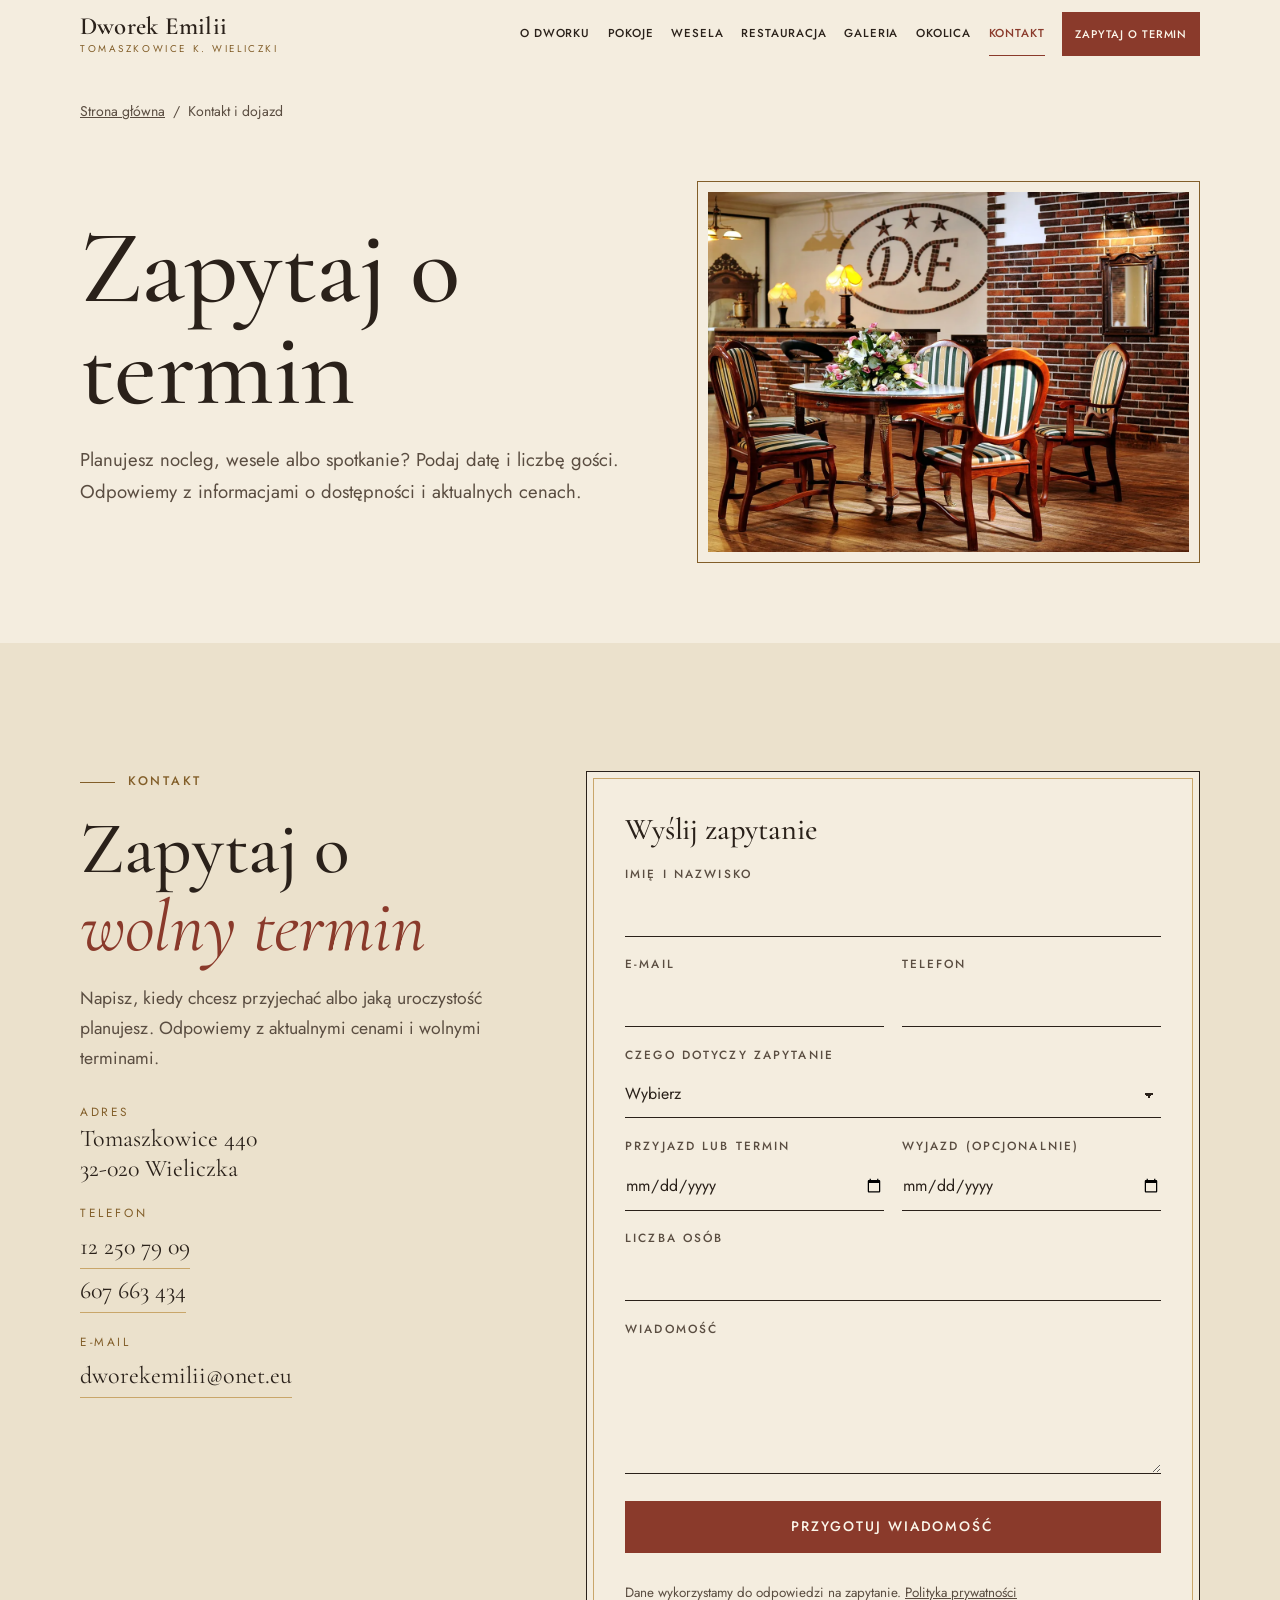
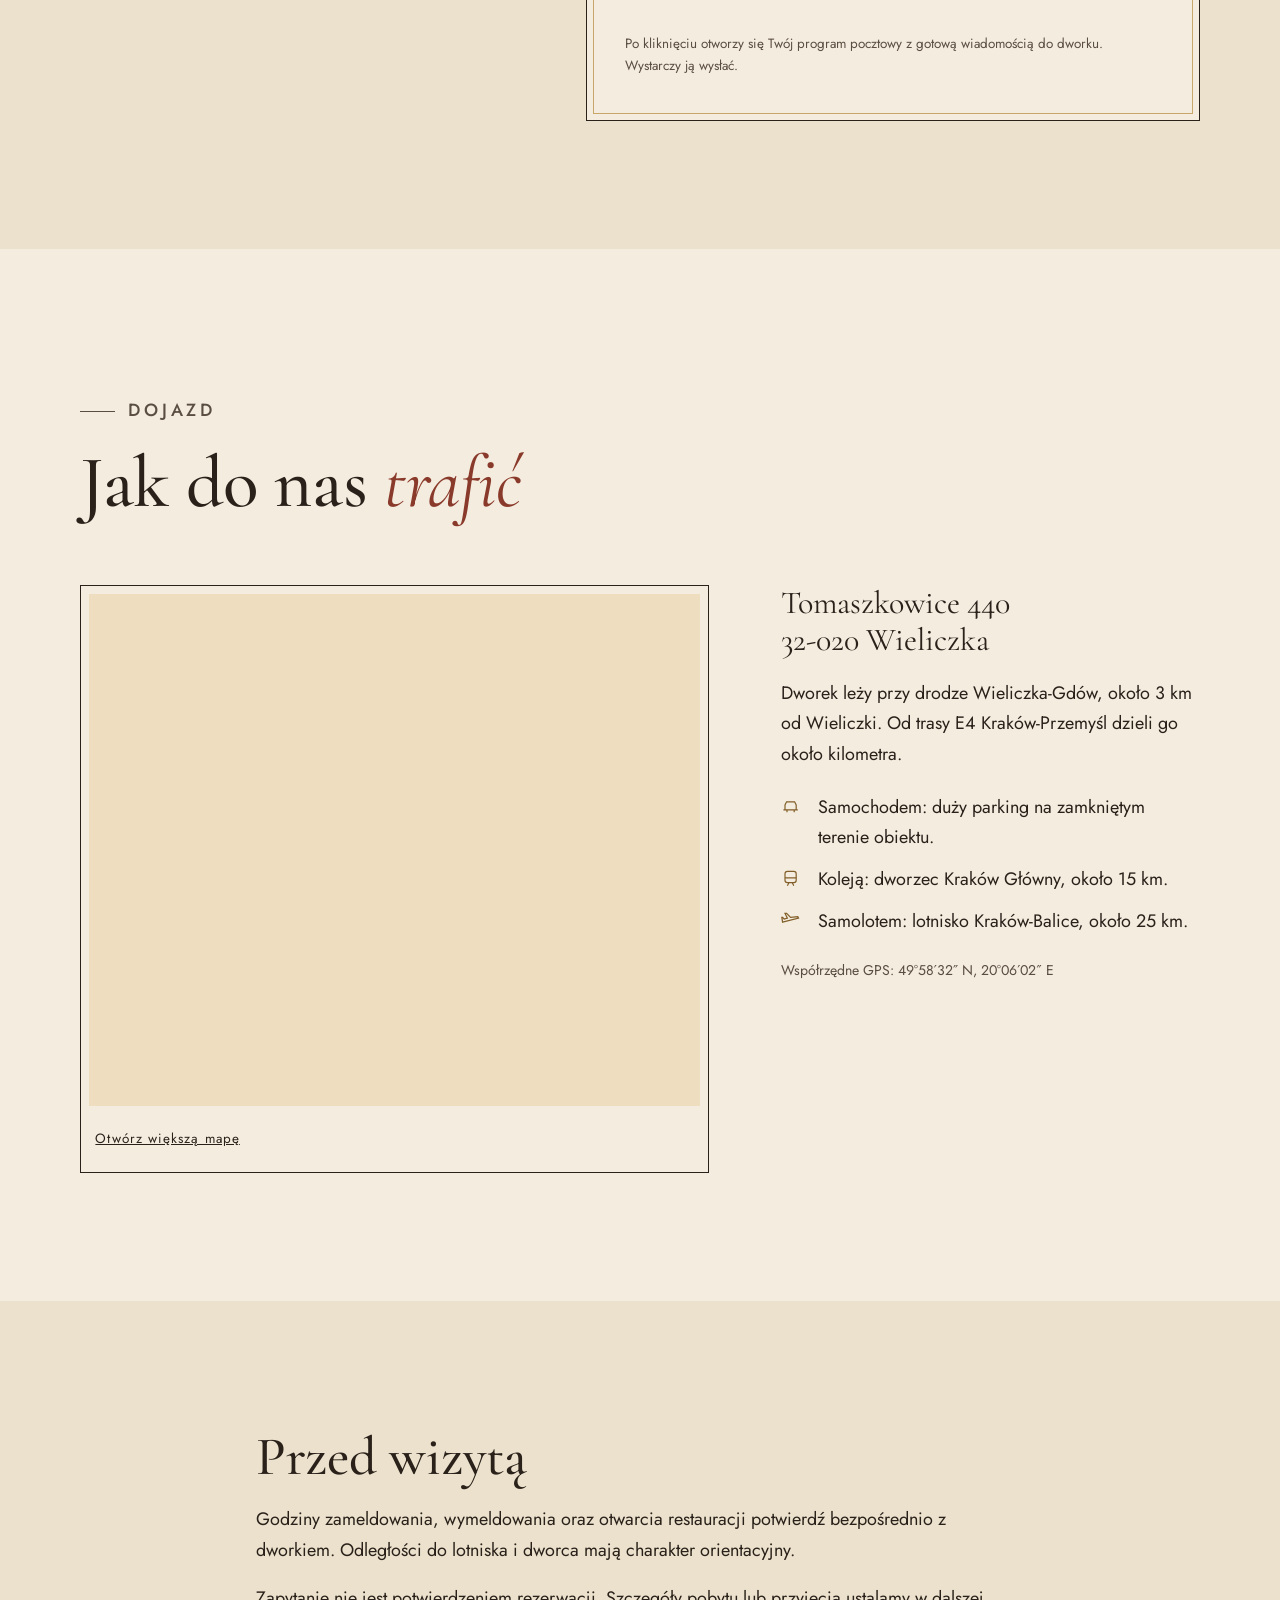
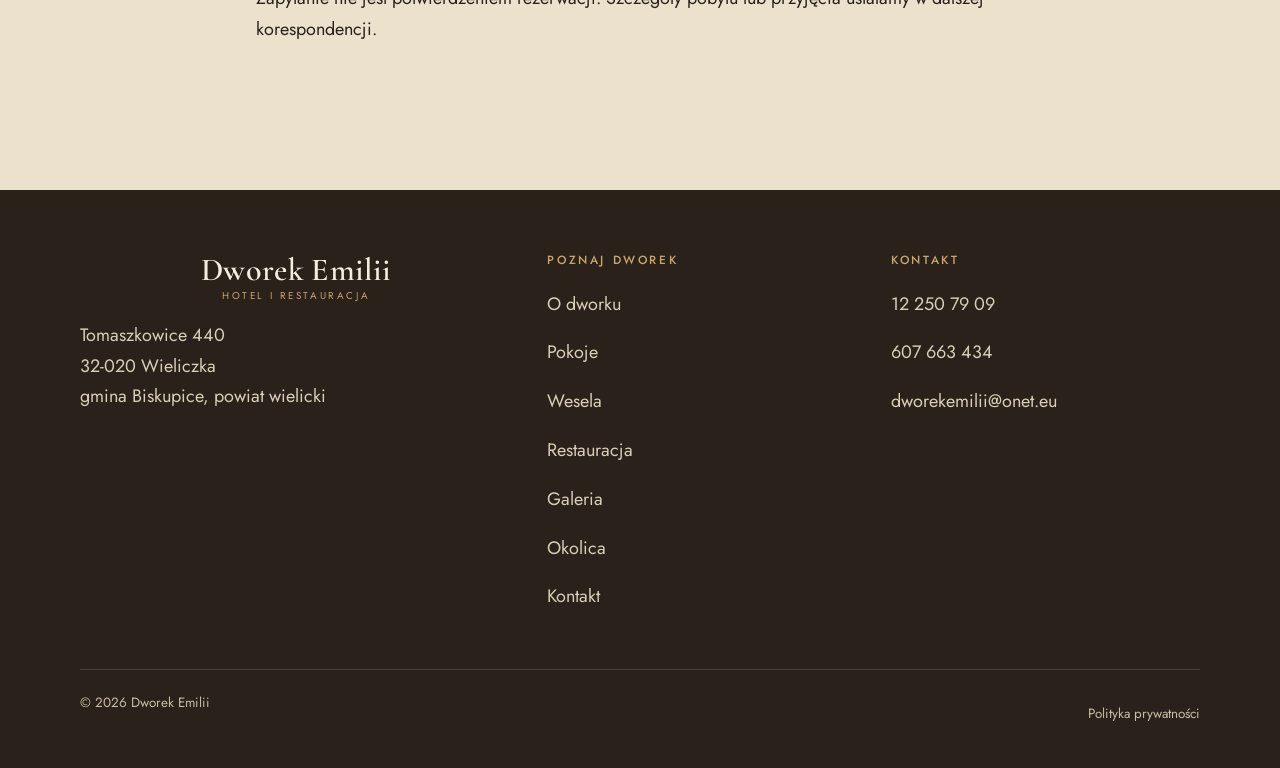
<file: kontakt.html>
<!doctype html>
<html lang="pl">
<head>
<meta charset="utf-8">
<meta name="viewport" content="width=device-width, initial-scale=1">
<meta name="robots" content="noindex">
<title>Kontakt i dojazd | Dworek Emilii</title>
<meta name="description" content="Skontaktuj się z Dworkiem Emilii. Tomaszkowice 440, 32-020 Wieliczka. Zapytanie o nocleg lub przyjęcie, telefon i mapa dojazdu.">
<meta name="theme-color" content="#f4eddf">
<link rel="icon" href="data:image/svg+xml,%3Csvg xmlns='http://www.w3.org/2000/svg' viewBox='0 0 64 64'%3E%3Crect width='64' height='64' fill='%23323d2d'/%3E%3Ctext x='32' y='43' font-family='Georgia,serif' font-size='30' fill='%23c9a66a' text-anchor='middle'%3EDE%3C/text%3E%3C/svg%3E">
<link rel="preload" href="fonts/CormorantGaramond-normal-latin-ext.woff2" as="font" type="font/woff2" crossorigin>
<link rel="preload" href="fonts/CormorantGaramond-normal-latin.woff2" as="font" type="font/woff2" crossorigin>
<link rel="stylesheet" href="css/fonts.css">
<link rel="stylesheet" href="css/style.css">
<link rel="stylesheet" href="css/pages.css">
<script type="application/ld+json">{"@context":"https://schema.org","@type":"Hotel","name":"Dworek Emilii","address":{"@type":"PostalAddress","streetAddress":"Tomaszkowice 440","postalCode":"32-020","addressLocality":"Wieliczka","addressCountry":"PL"},"telephone":["+48122507909","+48607663434"],"email":"dworekemilii@onet.eu","geo":{"@type":"GeoCoordinates","latitude":49.97624,"longitude":20.10078}}</script>
</head><body class="subpage"><a class="skip" href="#main">Przejdź do treści</a><header class="site-header"><div class="wrap"><a class="brand" href="index.html" aria-label="Dworek Emilii, strona główna"><b>Dworek Emilii</b><span>Tomaszkowice k. Wieliczki</span></a><button class="nav-toggle" type="button" aria-expanded="false" aria-controls="nav" aria-label="Otwórz menu"><i></i></button><nav class="nav" id="nav" aria-label="Główna"><ul><li><a href="index.html">O dworku</a></li><li><a href="pokoje.html">Pokoje</a></li><li><a href="wesela.html">Wesela</a></li><li><a href="restauracja.html">Restauracja</a></li><li><a href="galeria.html">Galeria</a></li><li><a href="okolica.html">Okolica</a></li><li><a href="kontakt.html" aria-current="page" class="on">Kontakt</a></li><li><a class="btn" href="kontakt.html#zapytanie">Zapytaj o termin</a></li></ul></nav></div></header><main id="main"><div class="wrap"><nav class="breadcrumbs" aria-label="Okruszki"><ol><li><a href="index.html">Strona główna</a></li><li aria-current="page">Kontakt i dojazd</li></ol></nav></div><section class="page-lead"><div class="wrap page-lead-grid"><div><h1>Zapytaj o termin</h1><p>Planujesz nocleg, wesele albo spotkanie? Podaj datę i liczbę gości. Odpowiemy z informacjami o dostępności i aktualnych cenach.</p></div><figure><img src="img/g-15.webp" alt="Hol Dworku Emilii ze stolikiem i krzesłami" width="1200" height="800" fetchpriority="high"></figure></div></section><section class="section section--alt" id="zapytanie">
  <div class="wrap contact-grid">
    <div class="contact-info reveal">
      <p class="eyebrow">Kontakt</p>
      <div class="sec-head" style="margin-bottom:0"><h2>Zapytaj o <em>wolny termin</em></h2>
      <p>Napisz, kiedy chcesz przyjechać albo jaką uroczystość planujesz. Odpowiemy z aktualnymi cenami i wolnymi terminami.</p></div>
      <dl>
        <div><dt>Adres</dt><dd>Tomaszkowice 440<br>32-020 Wieliczka</dd></div>
        <div><dt>Telefon</dt><dd><a href="tel:+48122507909">12 250 79 09</a><br><a href="tel:+48607663434">607 663 434</a></dd></div>
        <div><dt>E-mail</dt><dd><a href="mailto:dworekemilii@onet.eu">dworekemilii@onet.eu</a></dd></div>
      </dl>
    </div>
    <form class="form reveal" id="inquiry" novalidate>
      <h3>Wyślij zapytanie</h3>
      <div class="form-msg" role="alert" aria-live="assertive"></div>
      <div class="field"><label for="f-name">Imię i nazwisko</label><input id="f-name" name="name" type="text" autocomplete="name" required><span class="err"></span></div>
      <div class="row">
        <div class="field"><label for="f-email">E-mail</label><input id="f-email" name="email" type="email" autocomplete="email" required><span class="err"></span></div>
        <div class="field"><label for="f-phone">Telefon</label><input id="f-phone" name="phone" type="tel" autocomplete="tel" required><span class="err"></span></div>
      </div>
      <div class="field"><label for="f-kind">Czego dotyczy zapytanie</label>
        <select id="f-kind" name="kind" required>
          <option value="">Wybierz</option>
          <option>Nocleg</option>
          <option>Wesele</option>
          <option>Inna uroczystość rodzinna</option>
          <option>Spotkanie firmowe lub szkolenie</option>
          <option>Inne</option>
        </select><span class="err"></span></div>
      <div class="row">
        <div class="field"><label for="f-from">Przyjazd lub termin</label><input id="f-from" name="from" type="date" required><span class="err"></span></div>
        <div class="field"><label for="f-to">Wyjazd (opcjonalnie)</label><input id="f-to" name="to" type="date"><span class="err"></span></div>
      </div>
      <div class="field"><label for="f-guests">Liczba osób</label><input id="f-guests" name="guests" type="number" min="1" step="1" inputmode="numeric" required><span class="err"></span></div>
      <div class="field"><label for="f-msg">Wiadomość</label><textarea id="f-msg" name="message" rows="4"></textarea><span class="err"></span></div>
      <button class="btn" type="submit">Przygotuj wiadomość</button>
      <p class="hint">Dane wykorzystamy do odpowiedzi na zapytanie. <a href="polityka.html">Polityka prywatności</a></p><p class="hint">Po kliknięciu otworzy się Twój program pocztowy z gotową wiadomością do dworku. Wystarczy ją wysłać.</p>
    </form>
  </div>
</section><section class="section" id="dojazd">
  <div class="wrap">
    <div class="sec-head reveal">
      <p class="eyebrow">Dojazd</p>
      <h2>Jak do nas <em>trafić</em></h2>
    </div>
    <div class="visit-grid">
      <div class="map-frame reveal">
        <iframe title="Mapa: Dworek Emilii, Tomaszkowice 440" loading="lazy" referrerpolicy="no-referrer" src="https://www.openstreetmap.org/export/embed.html?bbox=20.0858%2C49.9692%2C20.1158%2C49.9832&amp;layer=mapnik&amp;marker=49.97624%2C20.10078"></iframe>
        <a href="https://www.openstreetmap.org/?mlat=49.97624&amp;mlon=20.10078#map=15/49.97624/20.10078" target="_blank" rel="noopener">Otwórz większą mapę</a>
      </div>
      <div class="reveal">
        <p class="addr">Tomaszkowice 440<br>32-020 Wieliczka</p>
        <p>Dworek leży przy drodze Wieliczka-Gdów, około 3 km od Wieliczki. Od trasy E4 Kraków-Przemyśl dzieli go około kilometra.</p>
        <ul class="route">
          <li><svg viewBox="0 0 24 24" fill="none" stroke="currentColor" stroke-width="1.5" aria-hidden="true"><path d="M5 16V10l2-4h10l2 4v6M3 16h18M7.500 19v-3M16.500 19v-3"/></svg><span>Samochodem: duży parking na zamkniętym terenie obiektu.</span></li>
          <li><svg viewBox="0 0 24 24" fill="none" stroke="currentColor" stroke-width="1.5" aria-hidden="true"><rect x="5" y="3" width="14" height="14" rx="3"/><path d="M5 11h14M8 21l2-4M16 21l-2-4"/></svg><span>Koleją: dworzec Kraków Główny, około 15 km.</span></li>
          <li><svg viewBox="0 0 24 24" fill="none" stroke="currentColor" stroke-width="1.5" aria-hidden="true"><path d="M2 14l20-5-1-2-9 1-5-5H5l3 6-4 1-2-2H1z"/></svg><span>Samolotem: lotnisko Kraków-Balice, około 25 km.</span></li>
        </ul>
        <p class="gps">Współrzędne GPS: 49°58′32″ N, 20°06′02″ E</p>
      </div>
    </div>
  </div>
</section><section class="section section--alt"><div class="wrap page-content"><h2>Przed wizytą</h2><p>Godziny zameldowania, wymeldowania oraz otwarcia restauracji potwierdź bezpośrednio z dworkiem. Odległości do lotniska i dworca mają charakter orientacyjny.</p><p>Zapytanie nie jest potwierdzeniem rezerwacji. Szczegóły pobytu lub przyjęcia ustalamy w dalszej korespondencji.</p></div></section></main><footer class="site-footer"><div class="wrap"><div class="foot-grid"><div><a class="brand" href="index.html"><b>Dworek Emilii</b><span>Hotel i restauracja</span></a><p style="margin-top:1.2rem">Tomaszkowice 440<br>32-020 Wieliczka<br>gmina Biskupice, powiat wielicki</p></div><div><h4>Poznaj dworek</h4><ul><li><a href="index.html">O dworku</a></li><li><a href="pokoje.html">Pokoje</a></li><li><a href="wesela.html">Wesela</a></li><li><a href="restauracja.html">Restauracja</a></li><li><a href="galeria.html">Galeria</a></li><li><a href="okolica.html">Okolica</a></li><li><a href="kontakt.html">Kontakt</a></li></ul></div><div><h4>Kontakt</h4><ul><li><a href="tel:+48122507909">12 250 79 09</a></li><li><a href="tel:+48607663434">607 663 434</a></li><li><a href="mailto:dworekemilii@onet.eu">dworekemilii@onet.eu</a></li></ul></div></div><div class="foot-bottom"><span>© 2026 Dworek Emilii</span><a href="polityka.html">Polityka prywatności</a></div></div></footer><div class="lb" id="lightbox" role="dialog" aria-modal="true" aria-label="Powiększone zdjęcie" aria-hidden="true">
  <button class="lb-close" type="button" aria-label="Zamknij">&times;</button>
  <figure><img alt=""></figure>
  <div class="lb-bar">
    <button class="lb-prev" type="button" aria-label="Poprzednie zdjęcie">&#8592;</button>
    <div style="text-align:center"><div class="lb-cap"></div><div class="lb-count"></div></div>
    <button class="lb-next" type="button" aria-label="Następne zdjęcie">&#8594;</button>
  </div>
</div>

<script src="js/main.js" defer></script></body></html>
</file>
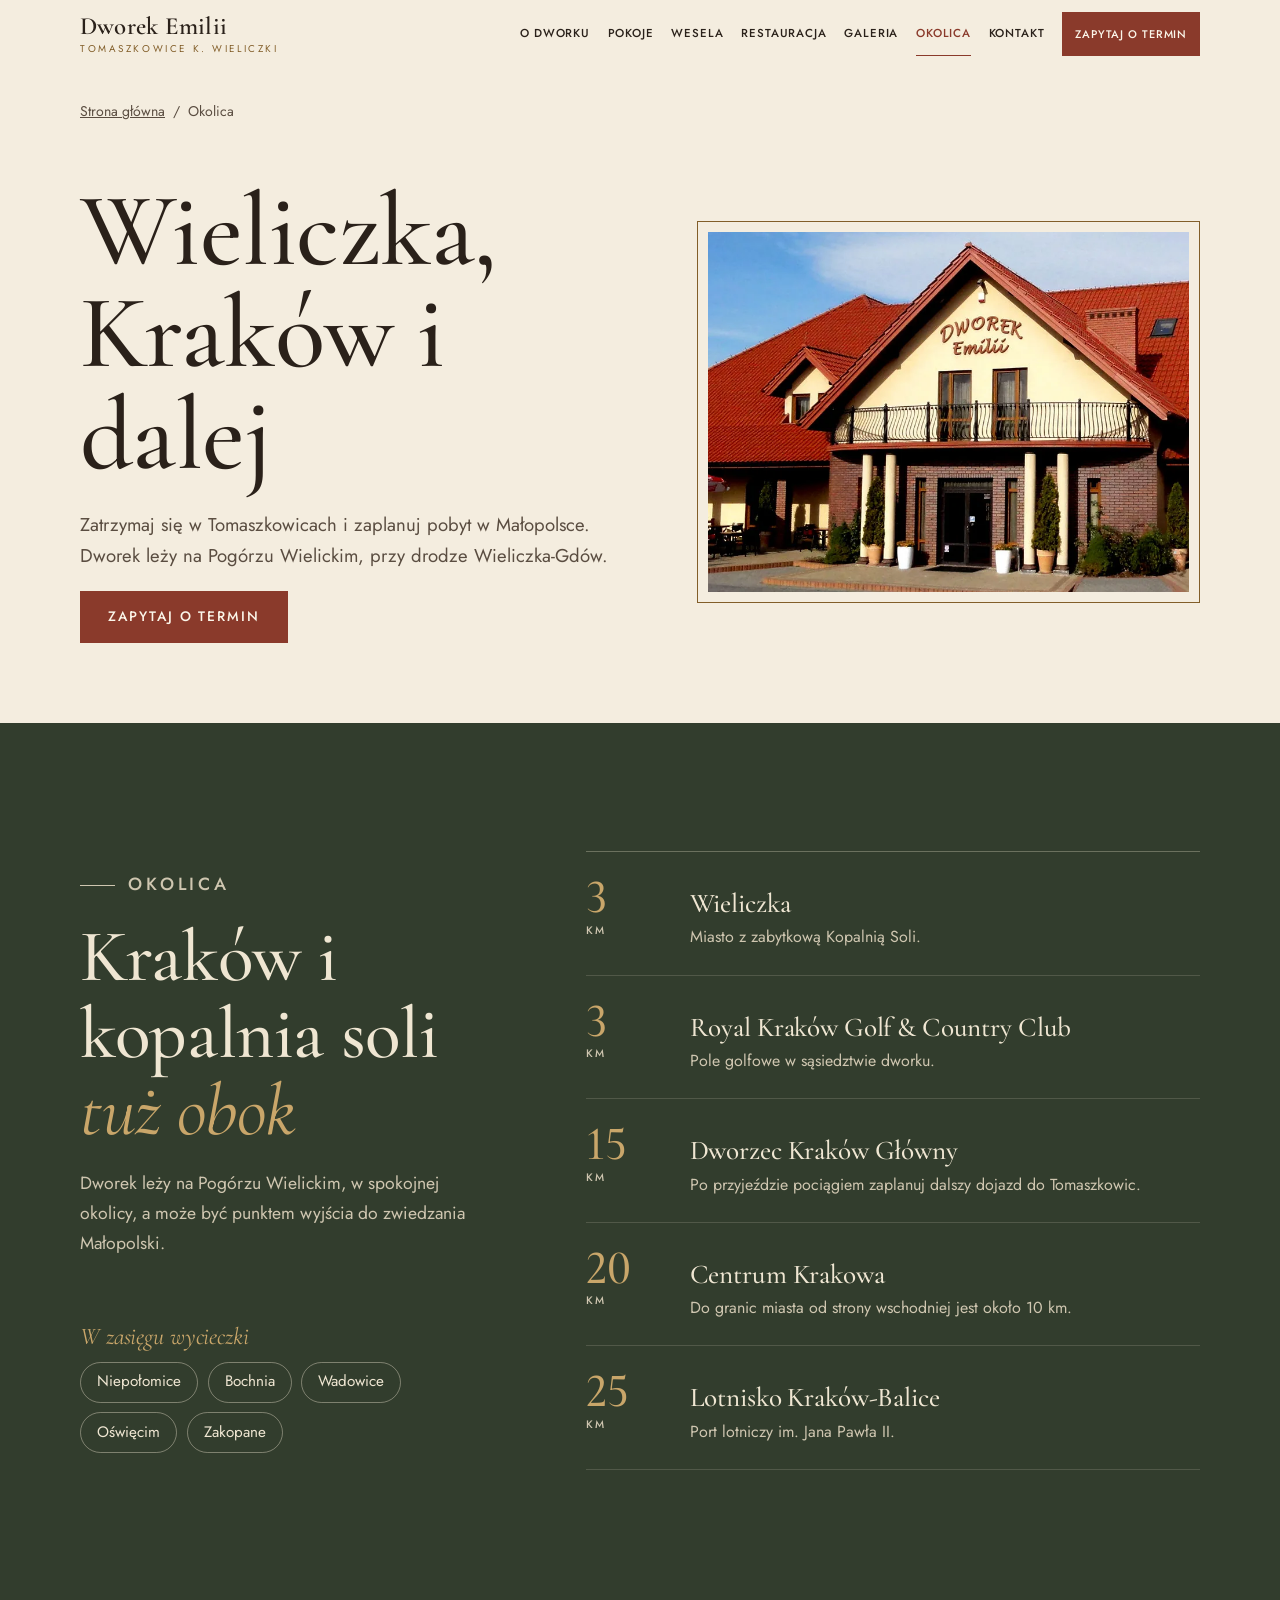
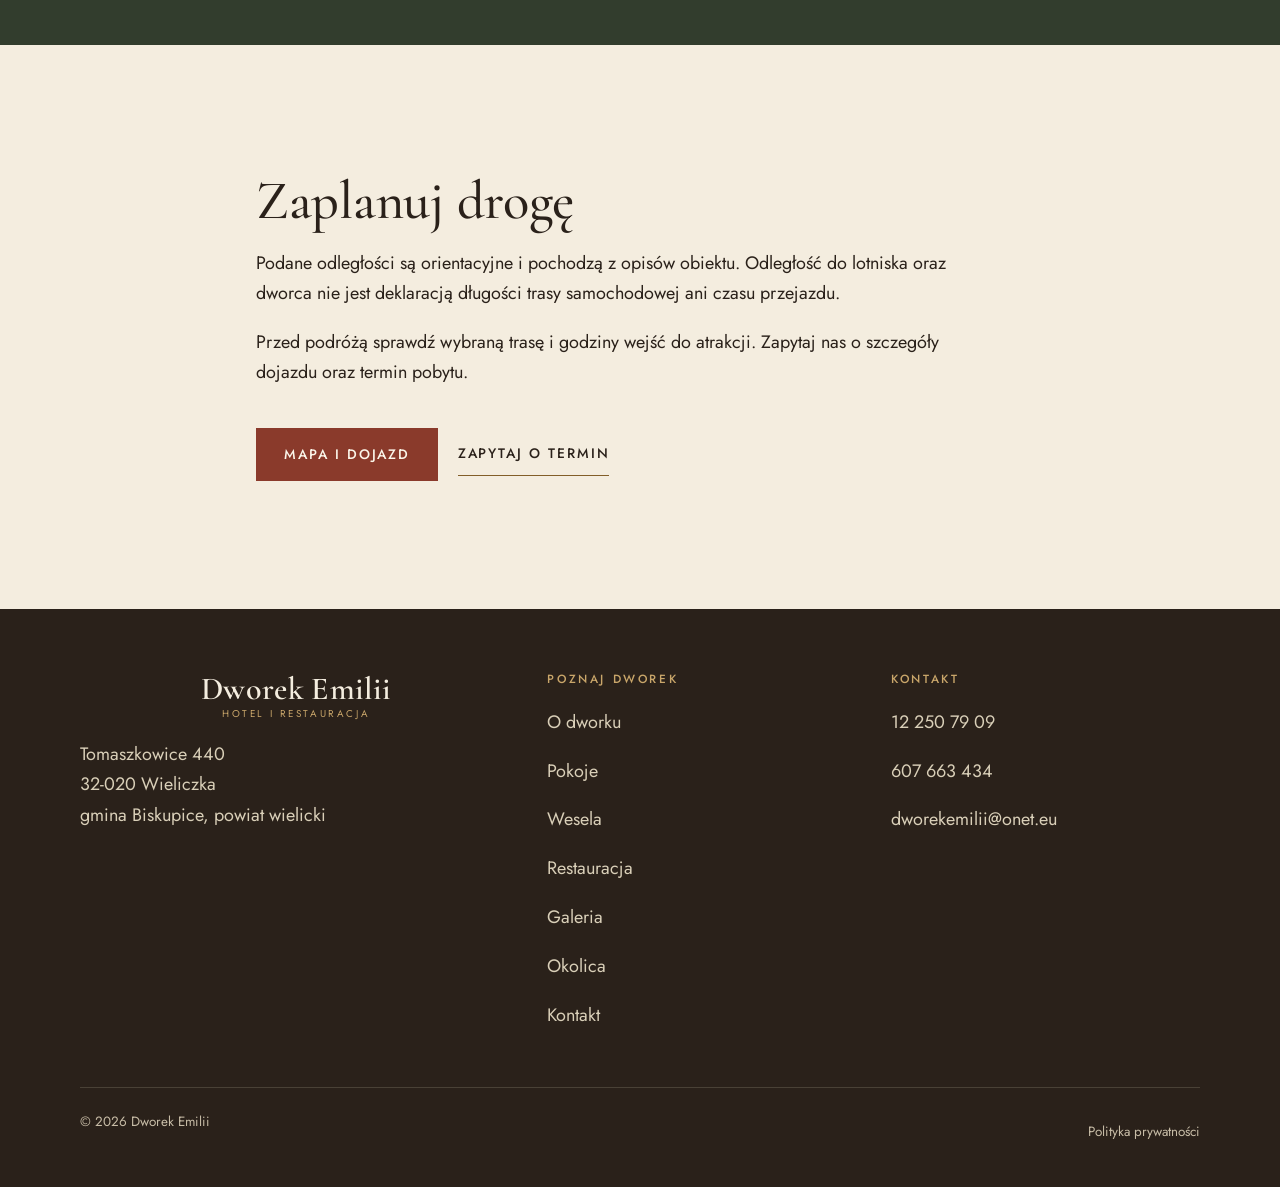
<file: okolica.html>
<!doctype html>
<html lang="pl">
<head>
<meta charset="utf-8">
<meta name="viewport" content="width=device-width, initial-scale=1">
<meta name="robots" content="noindex">
<title>Okolica: Wieliczka i Kraków | Dworek Emilii</title>
<meta name="description" content="Dworek Emilii na Pogórzu Wielickim, około 3 km od Wieliczki i 20 km od centrum Krakowa. Informacje o okolicy i dojeździe z lotniska.">
<meta name="theme-color" content="#f4eddf">
<link rel="icon" href="data:image/svg+xml,%3Csvg xmlns='http://www.w3.org/2000/svg' viewBox='0 0 64 64'%3E%3Crect width='64' height='64' fill='%23323d2d'/%3E%3Ctext x='32' y='43' font-family='Georgia,serif' font-size='30' fill='%23c9a66a' text-anchor='middle'%3EDE%3C/text%3E%3C/svg%3E">
<link rel="preload" href="fonts/CormorantGaramond-normal-latin-ext.woff2" as="font" type="font/woff2" crossorigin>
<link rel="preload" href="fonts/CormorantGaramond-normal-latin.woff2" as="font" type="font/woff2" crossorigin>
<link rel="stylesheet" href="css/fonts.css">
<link rel="stylesheet" href="css/style.css">
<link rel="stylesheet" href="css/pages.css">
<script type="application/ld+json">{"@context":"https://schema.org","@type":"Hotel","name":"Dworek Emilii","address":{"@type":"PostalAddress","streetAddress":"Tomaszkowice 440","postalCode":"32-020","addressLocality":"Wieliczka","addressCountry":"PL"},"telephone":["+48122507909","+48607663434"],"email":"dworekemilii@onet.eu","geo":{"@type":"GeoCoordinates","latitude":49.97624,"longitude":20.10078}}</script>
</head><body class="subpage"><a class="skip" href="#main">Przejdź do treści</a><header class="site-header"><div class="wrap"><a class="brand" href="index.html" aria-label="Dworek Emilii, strona główna"><b>Dworek Emilii</b><span>Tomaszkowice k. Wieliczki</span></a><button class="nav-toggle" type="button" aria-expanded="false" aria-controls="nav" aria-label="Otwórz menu"><i></i></button><nav class="nav" id="nav" aria-label="Główna"><ul><li><a href="index.html">O dworku</a></li><li><a href="pokoje.html">Pokoje</a></li><li><a href="wesela.html">Wesela</a></li><li><a href="restauracja.html">Restauracja</a></li><li><a href="galeria.html">Galeria</a></li><li><a href="okolica.html" aria-current="page" class="on">Okolica</a></li><li><a href="kontakt.html">Kontakt</a></li><li><a class="btn" href="kontakt.html#zapytanie">Zapytaj o termin</a></li></ul></nav></div></header><main id="main"><div class="wrap"><nav class="breadcrumbs" aria-label="Okruszki"><ol><li><a href="index.html">Strona główna</a></li><li aria-current="page">Okolica</li></ol></nav></div><section class="page-lead"><div class="wrap page-lead-grid"><div><h1>Wieliczka, Kraków i dalej</h1><p>Zatrzymaj się w Tomaszkowicach i zaplanuj pobyt w Małopolsce. Dworek leży na Pogórzu Wielickim, przy drodze Wieliczka-Gdów.</p><a class="btn" href="kontakt.html#zapytanie">Zapytaj o termin</a></div><figure><img src="img/hero.webp" alt="Budynek Dworku Emilii w Tomaszkowicach" width="1200" height="800" fetchpriority="high"></figure></div></section><section class="section section--dark" id="okolica">
  <div class="wrap area-grid">
    <div class="sec-head reveal">
      <p class="eyebrow">Okolica</p>
      <h2>Kraków i kopalnia soli <em>tuż obok</em></h2>
      <p>Dworek leży na Pogórzu Wielickim, w spokojnej okolicy, a może być punktem wyjścia do zwiedzania Małopolski.</p>
      <div class="near">
        <h3>W zasięgu wycieczki</h3>
        <ul><li>Niepołomice</li><li>Bochnia</li><li>Wadowice</li><li>Oświęcim</li><li>Zakopane</li></ul>
      </div>
    </div>
    <div class="area-list reveal">
      <div class="area-item"><div class="km">3<small>km</small></div><div><h3>Wieliczka</h3><p>Miasto z zabytkową Kopalnią Soli.</p></div></div>
      <div class="area-item"><div class="km">3<small>km</small></div><div><h3>Royal Kraków Golf &amp; Country Club</h3><p>Pole golfowe w sąsiedztwie dworku.</p></div></div>
      <div class="area-item"><div class="km">15<small>km</small></div><div><h3>Dworzec Kraków Główny</h3><p>Po przyjeździe pociągiem zaplanuj dalszy dojazd do Tomaszkowic.</p></div></div>
      <div class="area-item"><div class="km">20<small>km</small></div><div><h3>Centrum Krakowa</h3><p>Do granic miasta od strony wschodniej jest około 10 km.</p></div></div>
      <div class="area-item"><div class="km">25<small>km</small></div><div><h3>Lotnisko Kraków-Balice</h3><p>Port lotniczy im. Jana Pawła II.</p></div></div>
    </div>
  </div>
</section><section class="section"><div class="wrap page-content"><h2>Zaplanuj drogę</h2><p>Podane odległości są orientacyjne i pochodzą z opisów obiektu. Odległość do lotniska oraz dworca nie jest deklaracją długości trasy samochodowej ani czasu przejazdu.</p><p>Przed podróżą sprawdź wybraną trasę i godziny wejść do atrakcji. Zapytaj nas o szczegóły dojazdu oraz termin pobytu.</p><div class="section-cta"><a class="btn" href="kontakt.html#dojazd">Mapa i dojazd</a><a class="link-arrow" href="kontakt.html#zapytanie">Zapytaj o termin</a></div></div></section></main><footer class="site-footer"><div class="wrap"><div class="foot-grid"><div><a class="brand" href="index.html"><b>Dworek Emilii</b><span>Hotel i restauracja</span></a><p style="margin-top:1.2rem">Tomaszkowice 440<br>32-020 Wieliczka<br>gmina Biskupice, powiat wielicki</p></div><div><h4>Poznaj dworek</h4><ul><li><a href="index.html">O dworku</a></li><li><a href="pokoje.html">Pokoje</a></li><li><a href="wesela.html">Wesela</a></li><li><a href="restauracja.html">Restauracja</a></li><li><a href="galeria.html">Galeria</a></li><li><a href="okolica.html">Okolica</a></li><li><a href="kontakt.html">Kontakt</a></li></ul></div><div><h4>Kontakt</h4><ul><li><a href="tel:+48122507909">12 250 79 09</a></li><li><a href="tel:+48607663434">607 663 434</a></li><li><a href="mailto:dworekemilii@onet.eu">dworekemilii@onet.eu</a></li></ul></div></div><div class="foot-bottom"><span>© 2026 Dworek Emilii</span><a href="polityka.html">Polityka prywatności</a></div></div></footer><div class="lb" id="lightbox" role="dialog" aria-modal="true" aria-label="Powiększone zdjęcie" aria-hidden="true">
  <button class="lb-close" type="button" aria-label="Zamknij">&times;</button>
  <figure><img alt=""></figure>
  <div class="lb-bar">
    <button class="lb-prev" type="button" aria-label="Poprzednie zdjęcie">&#8592;</button>
    <div style="text-align:center"><div class="lb-cap"></div><div class="lb-count"></div></div>
    <button class="lb-next" type="button" aria-label="Następne zdjęcie">&#8594;</button>
  </div>
</div>

<script src="js/main.js" defer></script></body></html>
</file>
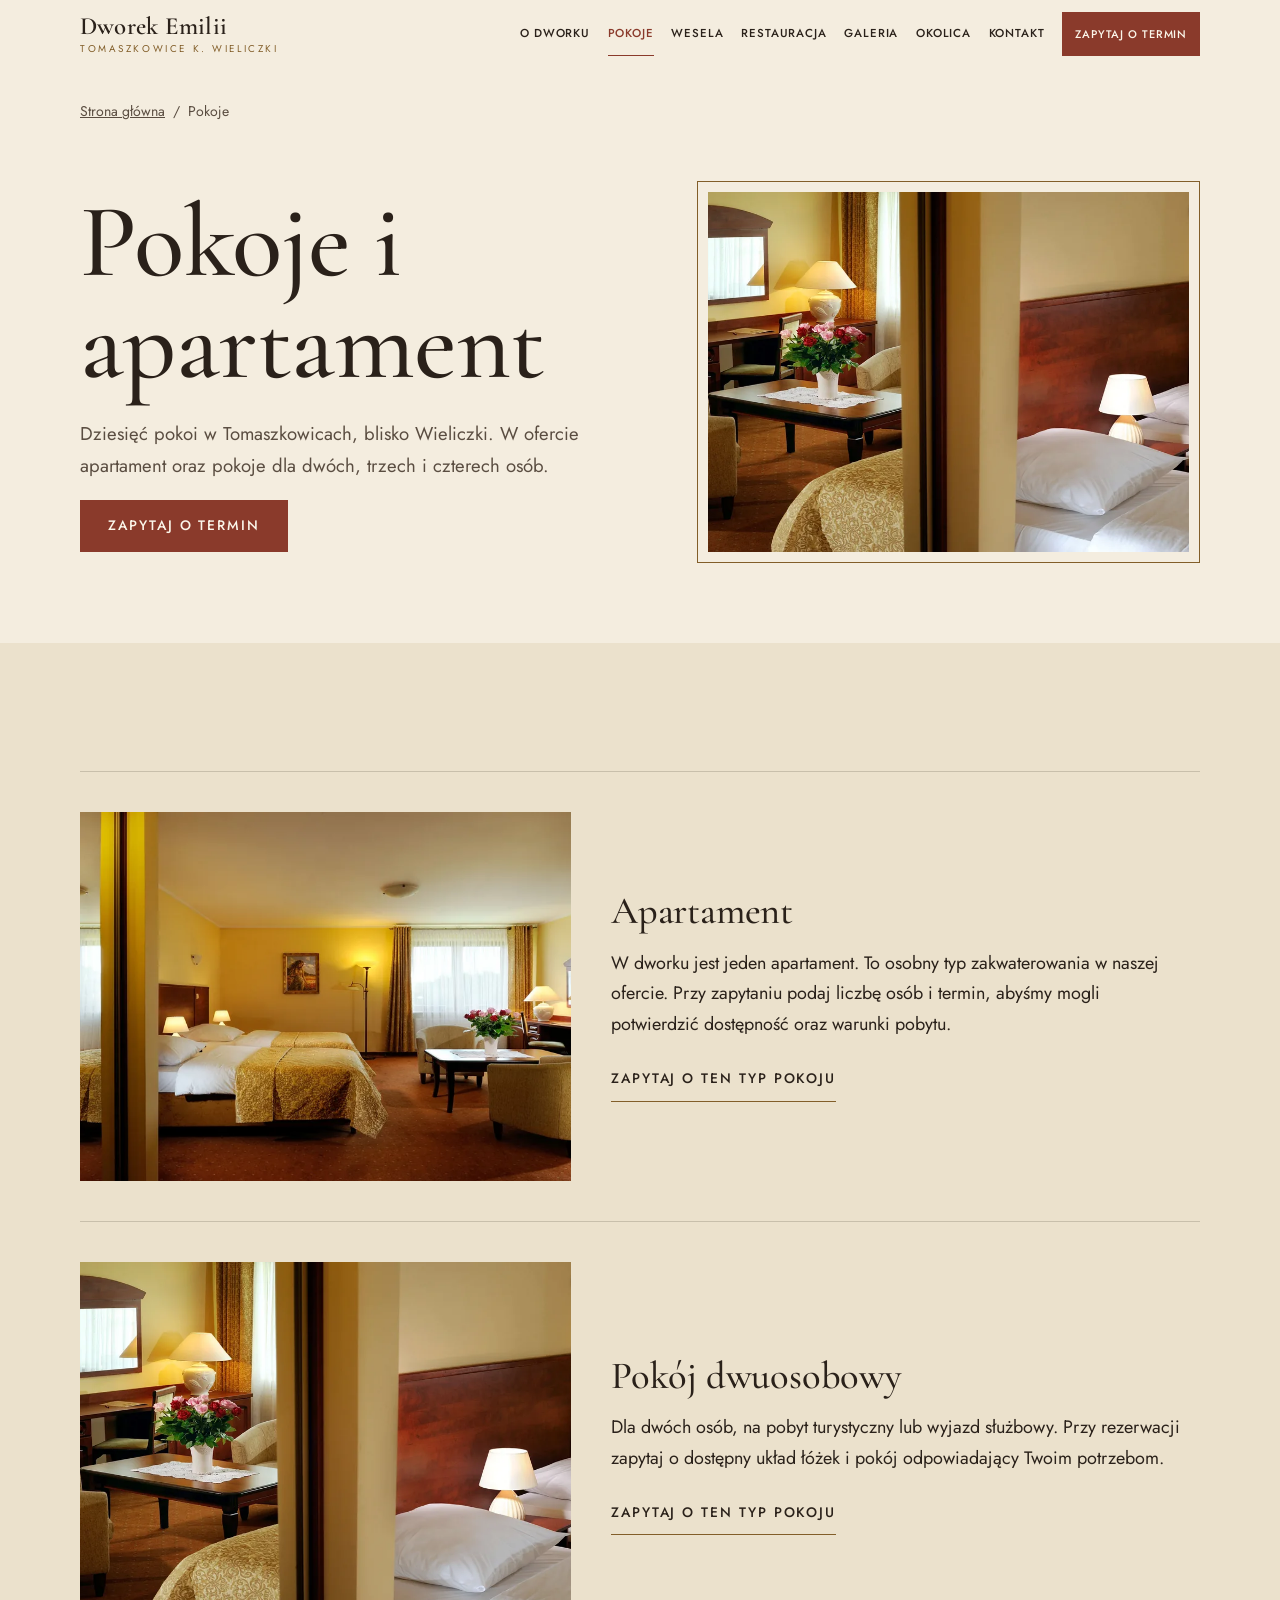
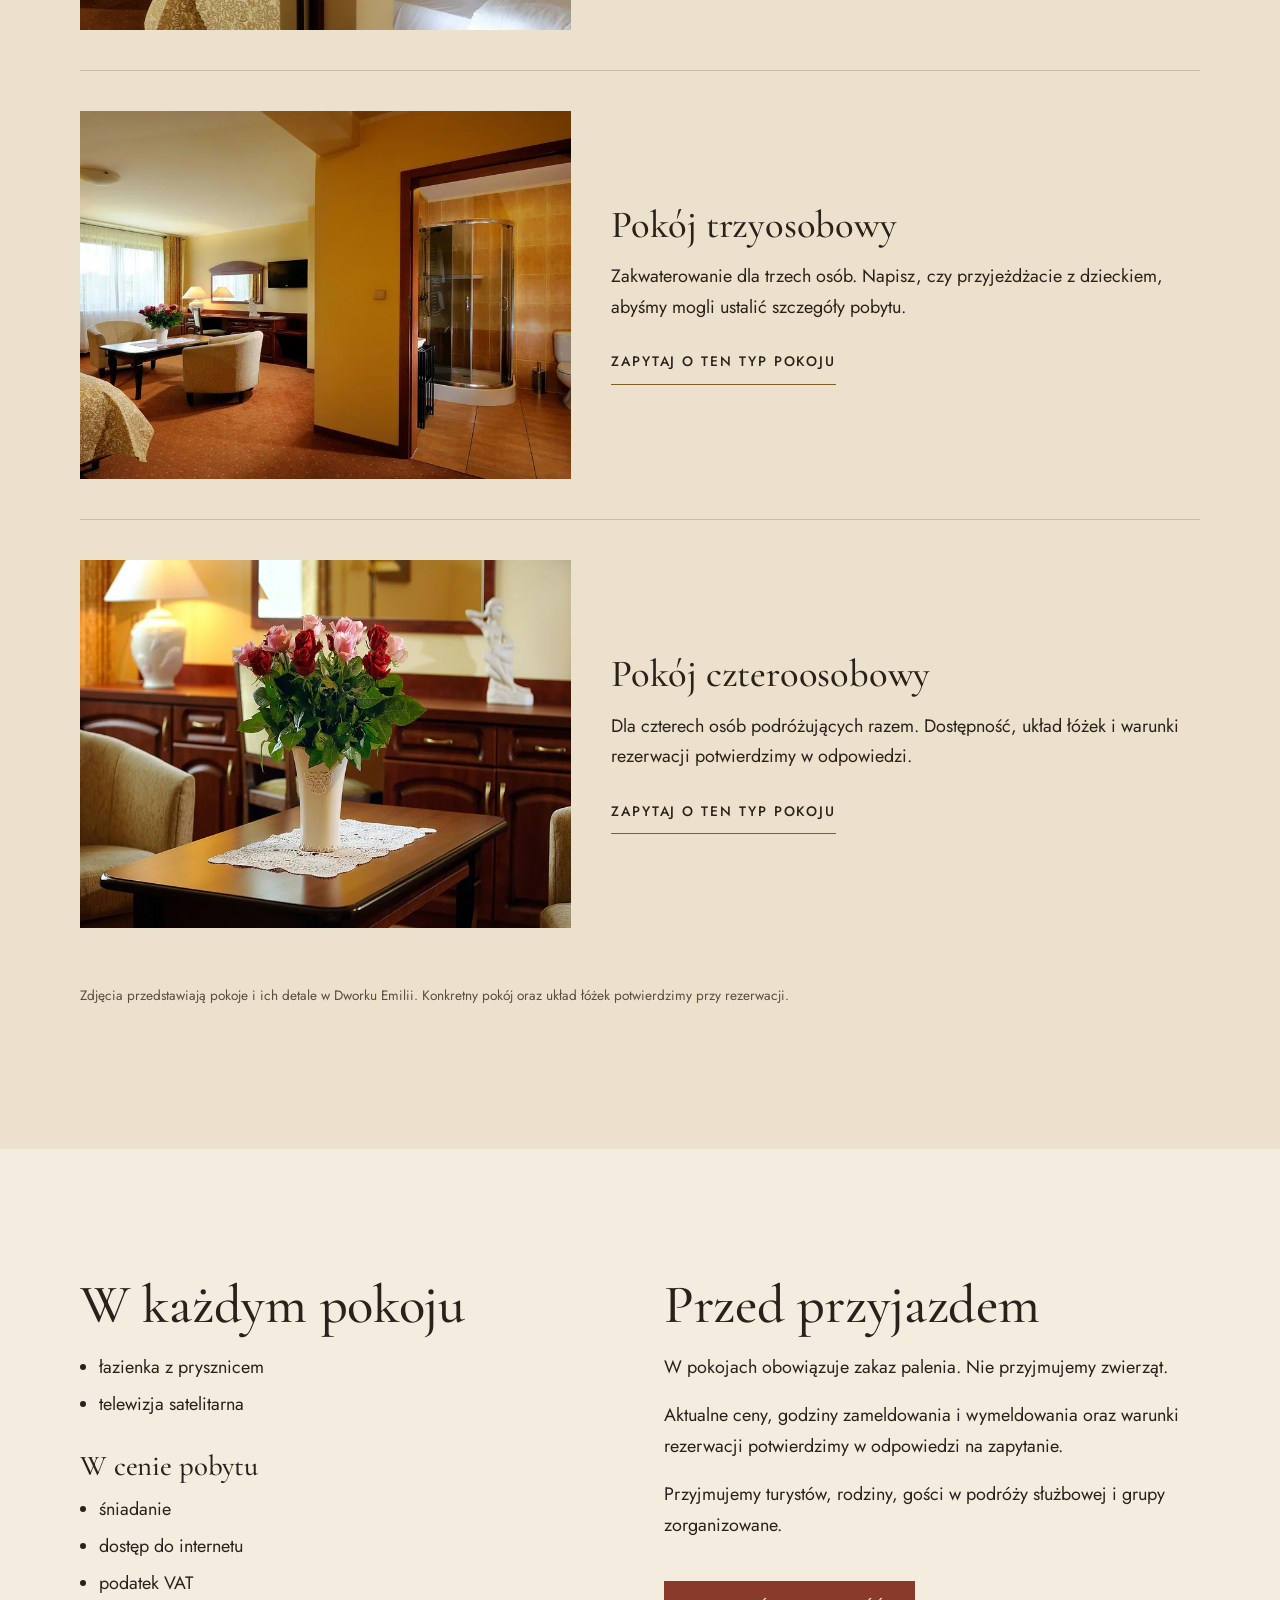
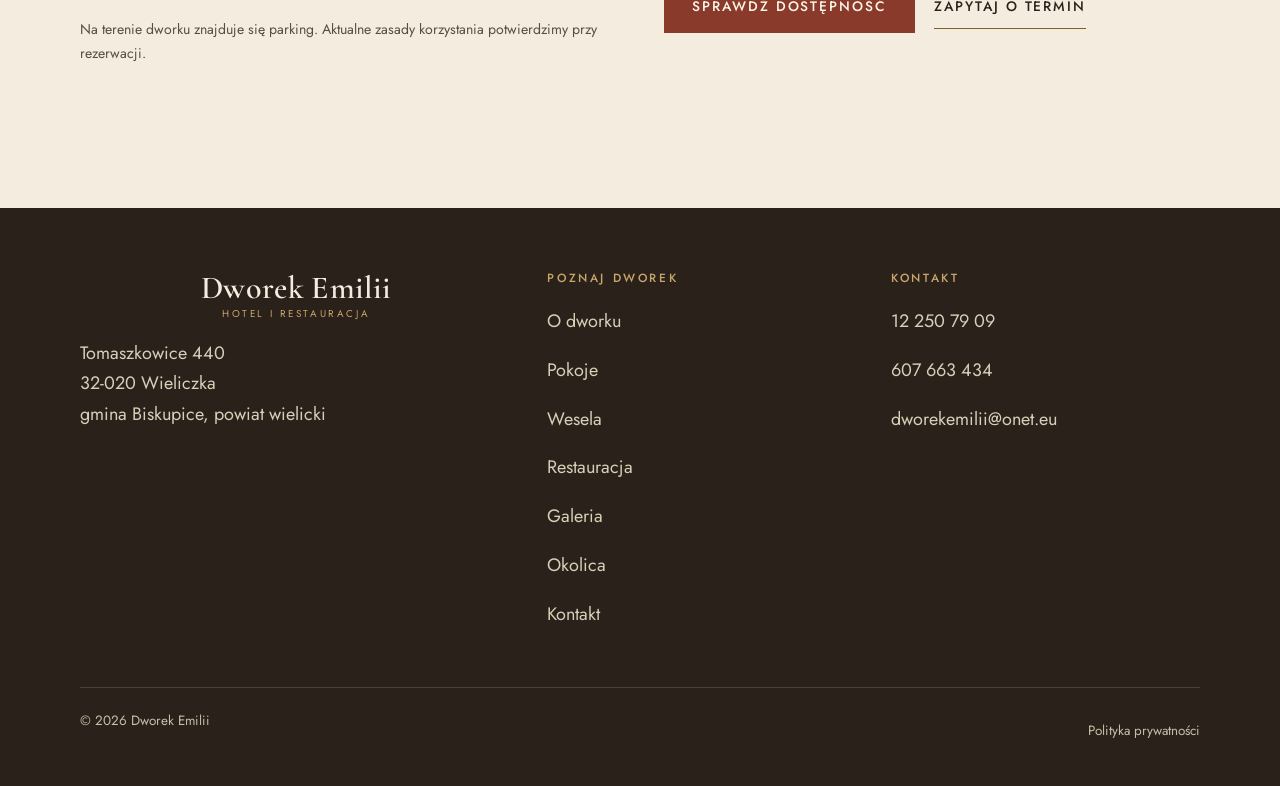
<file: pokoje.html>
<!doctype html>
<html lang="pl">
<head>
<meta charset="utf-8">
<meta name="viewport" content="width=device-width, initial-scale=1">
<meta name="robots" content="noindex">
<title>Pokoje i apartament | Dworek Emilii</title>
<meta name="description" content="Dziesięć pokoi w Dworku Emilii: apartament oraz pokoje dwu-, trzy- i czteroosobowe. Śniadanie, internet i VAT w cenie pobytu.">
<meta name="theme-color" content="#f4eddf">
<link rel="icon" href="data:image/svg+xml,%3Csvg xmlns='http://www.w3.org/2000/svg' viewBox='0 0 64 64'%3E%3Crect width='64' height='64' fill='%23323d2d'/%3E%3Ctext x='32' y='43' font-family='Georgia,serif' font-size='30' fill='%23c9a66a' text-anchor='middle'%3EDE%3C/text%3E%3C/svg%3E">
<link rel="preload" href="fonts/CormorantGaramond-normal-latin-ext.woff2" as="font" type="font/woff2" crossorigin>
<link rel="preload" href="fonts/CormorantGaramond-normal-latin.woff2" as="font" type="font/woff2" crossorigin>
<link rel="stylesheet" href="css/fonts.css">
<link rel="stylesheet" href="css/style.css">
<link rel="stylesheet" href="css/pages.css">
<script type="application/ld+json">{"@context":"https://schema.org","@type":"Hotel","name":"Dworek Emilii","address":{"@type":"PostalAddress","streetAddress":"Tomaszkowice 440","postalCode":"32-020","addressLocality":"Wieliczka","addressCountry":"PL"},"telephone":["+48122507909","+48607663434"],"email":"dworekemilii@onet.eu","geo":{"@type":"GeoCoordinates","latitude":49.97624,"longitude":20.10078}}</script>
</head><body class="subpage"><a class="skip" href="#main">Przejdź do treści</a><header class="site-header"><div class="wrap"><a class="brand" href="index.html" aria-label="Dworek Emilii, strona główna"><b>Dworek Emilii</b><span>Tomaszkowice k. Wieliczki</span></a><button class="nav-toggle" type="button" aria-expanded="false" aria-controls="nav" aria-label="Otwórz menu"><i></i></button><nav class="nav" id="nav" aria-label="Główna"><ul><li><a href="index.html">O dworku</a></li><li><a href="pokoje.html" aria-current="page" class="on">Pokoje</a></li><li><a href="wesela.html">Wesela</a></li><li><a href="restauracja.html">Restauracja</a></li><li><a href="galeria.html">Galeria</a></li><li><a href="okolica.html">Okolica</a></li><li><a href="kontakt.html">Kontakt</a></li><li><a class="btn" href="kontakt.html#zapytanie">Zapytaj o termin</a></li></ul></nav></div></header><main id="main"><div class="wrap"><nav class="breadcrumbs" aria-label="Okruszki"><ol><li><a href="index.html">Strona główna</a></li><li aria-current="page">Pokoje</li></ol></nav></div><section class="page-lead"><div class="wrap page-lead-grid"><div><h1>Pokoje i apartament</h1><p>Dziesięć pokoi w Tomaszkowicach, blisko Wieliczki. W ofercie apartament oraz pokoje dla dwóch, trzech i czterech osób.</p><a class="btn" href="kontakt.html#zapytanie">Zapytaj o termin</a></div><figure><img src="img/pokoje-1.webp" alt="Pokój Dworku Emilii z dwoma łóżkami" width="1200" height="800" fetchpriority="high"></figure></div></section><section class="section section--alt"><div class="wrap"><div class="room-types"><article class="room-type" id="apartament"><figure><img src="img/o-dworku-3.webp" alt="Pokój Dworku Emilii z dużym łóżkiem i częścią wypoczynkową" loading="lazy" width="800" height="600"></figure><div><h2>Apartament</h2><p>W dworku jest jeden apartament. To osobny typ zakwaterowania w naszej ofercie. Przy zapytaniu podaj liczbę osób i termin, abyśmy mogli potwierdzić dostępność oraz warunki pobytu.</p><a class="link-arrow" href="kontakt.html#zapytanie">Zapytaj o ten typ pokoju</a></div></article><article class="room-type" id="dwuosobowy"><figure><img src="img/pokoje-1.webp" alt="Pokój Dworku Emilii z dwoma łóżkami i fotelami" loading="lazy" width="800" height="600"></figure><div><h2>Pokój dwuosobowy</h2><p>Dla dwóch osób, na pobyt turystyczny lub wyjazd służbowy. Przy rezerwacji zapytaj o dostępny układ łóżek i pokój odpowiadający Twoim potrzebom.</p><a class="link-arrow" href="kontakt.html#zapytanie">Zapytaj o ten typ pokoju</a></div></article><article class="room-type" id="trzyosobowy"><figure><img src="img/pokoje-2.webp" alt="Pokój Dworku Emilii z biurkiem i widokiem na łazienkę" loading="lazy" width="800" height="600"></figure><div><h2>Pokój trzyosobowy</h2><p>Zakwaterowanie dla trzech osób. Napisz, czy przyjeżdżacie z dzieckiem, abyśmy mogli ustalić szczegóły pobytu.</p><a class="link-arrow" href="kontakt.html#zapytanie">Zapytaj o ten typ pokoju</a></div></article><article class="room-type" id="czteroosobowy"><figure><img src="img/pokoje-4.webp" alt="Komoda, lustro i kwiaty w pokoju Dworku Emilii" loading="lazy" width="800" height="600"></figure><div><h2>Pokój czteroosobowy</h2><p>Dla czterech osób podróżujących razem. Dostępność, układ łóżek i warunki rezerwacji potwierdzimy w odpowiedzi.</p><a class="link-arrow" href="kontakt.html#zapytanie">Zapytaj o ten typ pokoju</a></div></article><p class="intro-caption">Zdjęcia przedstawiają pokoje i ich detale w Dworku Emilii. Konkretny pokój oraz układ łóżek potwierdzimy przy rezerwacji.</p></div></section><section class="section"><div class="wrap detail-grid"><div><h2>W każdym pokoju</h2><ul class="plain-list"><li>łazienka z prysznicem</li><li>telewizja satelitarna</li></ul><h3 style="margin-top:2rem">W cenie pobytu</h3><ul class="plain-list"><li>śniadanie</li><li>dostęp do internetu</li><li>podatek VAT</li></ul><p class="note">Na terenie dworku znajduje się parking. Aktualne zasady korzystania potwierdzimy przy rezerwacji.</p></div><div><h2>Przed przyjazdem</h2><p>W pokojach obowiązuje zakaz palenia. Nie przyjmujemy zwierząt.</p><p>Aktualne ceny, godziny zameldowania i wymeldowania oraz warunki rezerwacji potwierdzimy w odpowiedzi na zapytanie.</p><p>Przyjmujemy turystów, rodziny, gości w podróży służbowej i grupy zorganizowane.</p><div class="section-cta"><a class="btn" href="kontakt.html#zapytanie">Sprawdź dostępność</a><a class="link-arrow" href="kontakt.html#zapytanie">Zapytaj o termin</a></div></div></div></section></main><footer class="site-footer"><div class="wrap"><div class="foot-grid"><div><a class="brand" href="index.html"><b>Dworek Emilii</b><span>Hotel i restauracja</span></a><p style="margin-top:1.2rem">Tomaszkowice 440<br>32-020 Wieliczka<br>gmina Biskupice, powiat wielicki</p></div><div><h4>Poznaj dworek</h4><ul><li><a href="index.html">O dworku</a></li><li><a href="pokoje.html">Pokoje</a></li><li><a href="wesela.html">Wesela</a></li><li><a href="restauracja.html">Restauracja</a></li><li><a href="galeria.html">Galeria</a></li><li><a href="okolica.html">Okolica</a></li><li><a href="kontakt.html">Kontakt</a></li></ul></div><div><h4>Kontakt</h4><ul><li><a href="tel:+48122507909">12 250 79 09</a></li><li><a href="tel:+48607663434">607 663 434</a></li><li><a href="mailto:dworekemilii@onet.eu">dworekemilii@onet.eu</a></li></ul></div></div><div class="foot-bottom"><span>© 2026 Dworek Emilii</span><a href="polityka.html">Polityka prywatności</a></div></div></footer><div class="lb" id="lightbox" role="dialog" aria-modal="true" aria-label="Powiększone zdjęcie" aria-hidden="true">
  <button class="lb-close" type="button" aria-label="Zamknij">&times;</button>
  <figure><img alt=""></figure>
  <div class="lb-bar">
    <button class="lb-prev" type="button" aria-label="Poprzednie zdjęcie">&#8592;</button>
    <div style="text-align:center"><div class="lb-cap"></div><div class="lb-count"></div></div>
    <button class="lb-next" type="button" aria-label="Następne zdjęcie">&#8594;</button>
  </div>
</div>

<script src="js/main.js" defer></script></body></html>
</file>
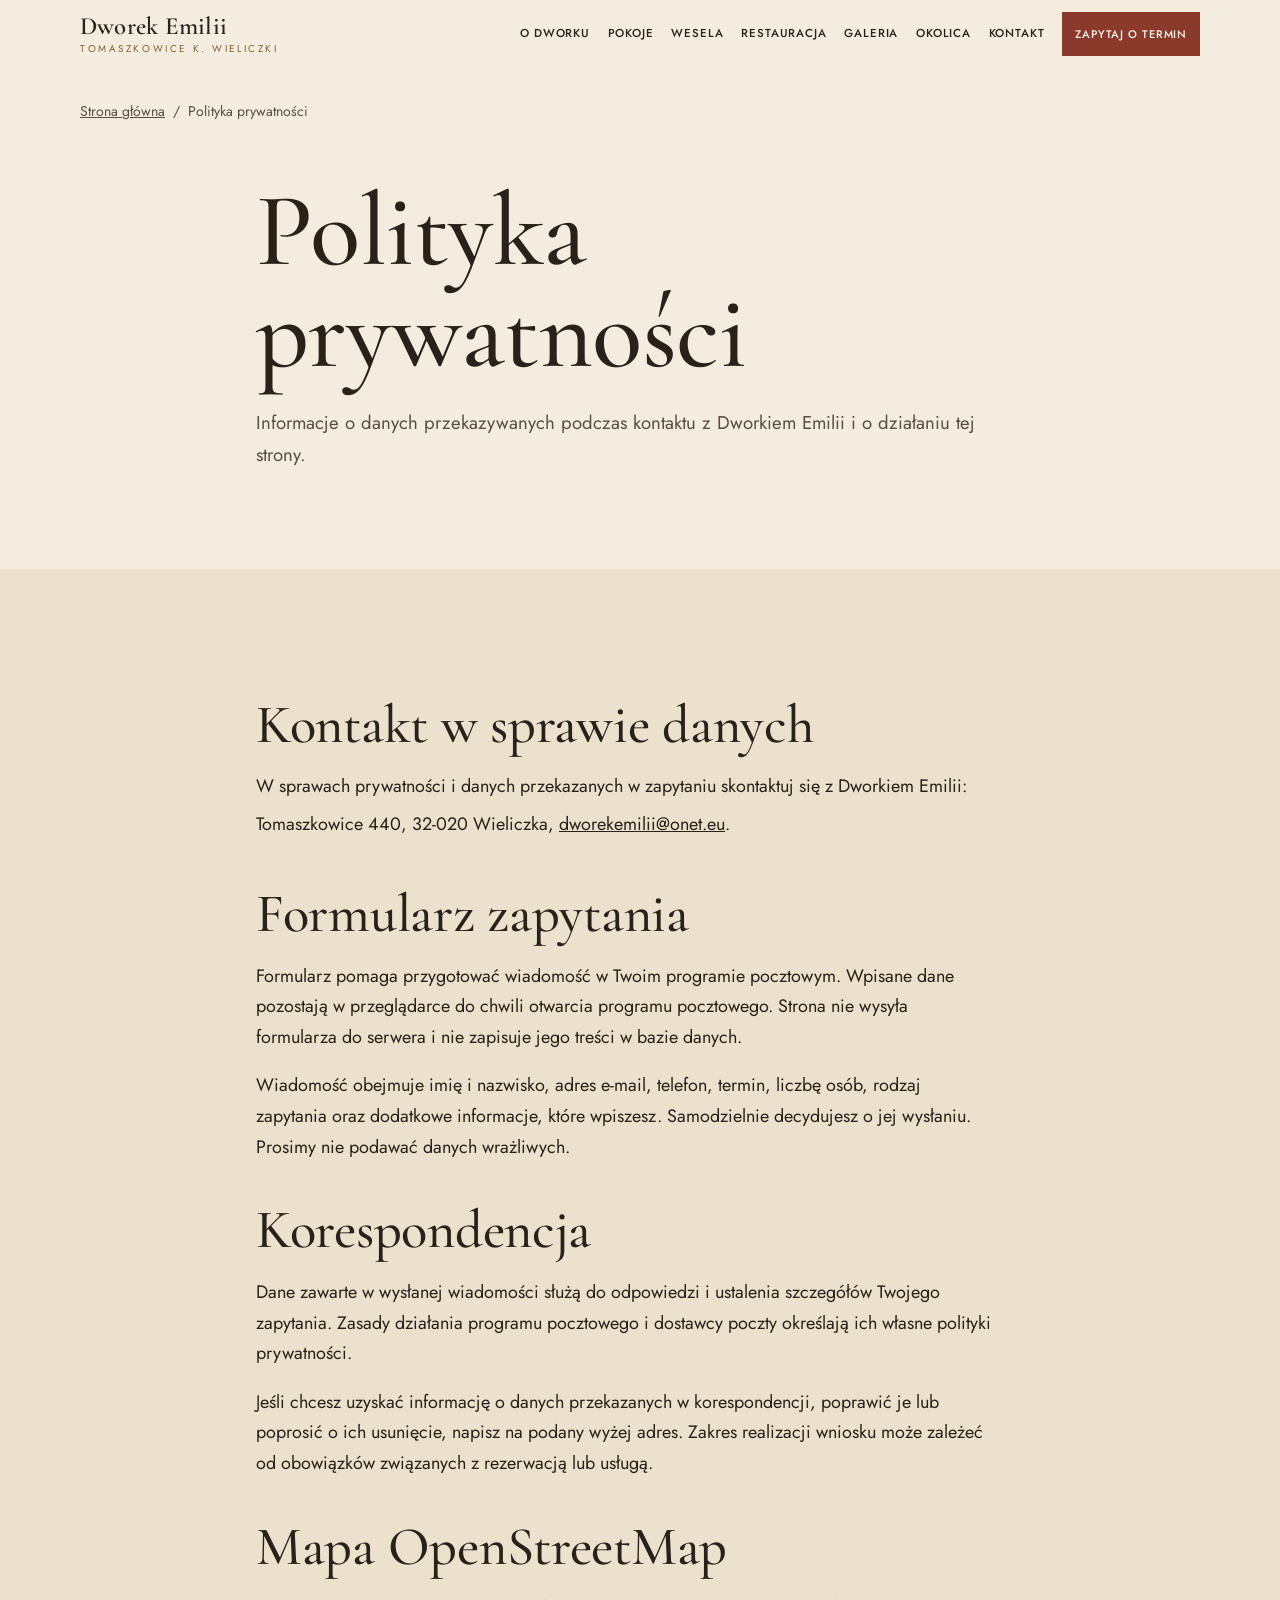
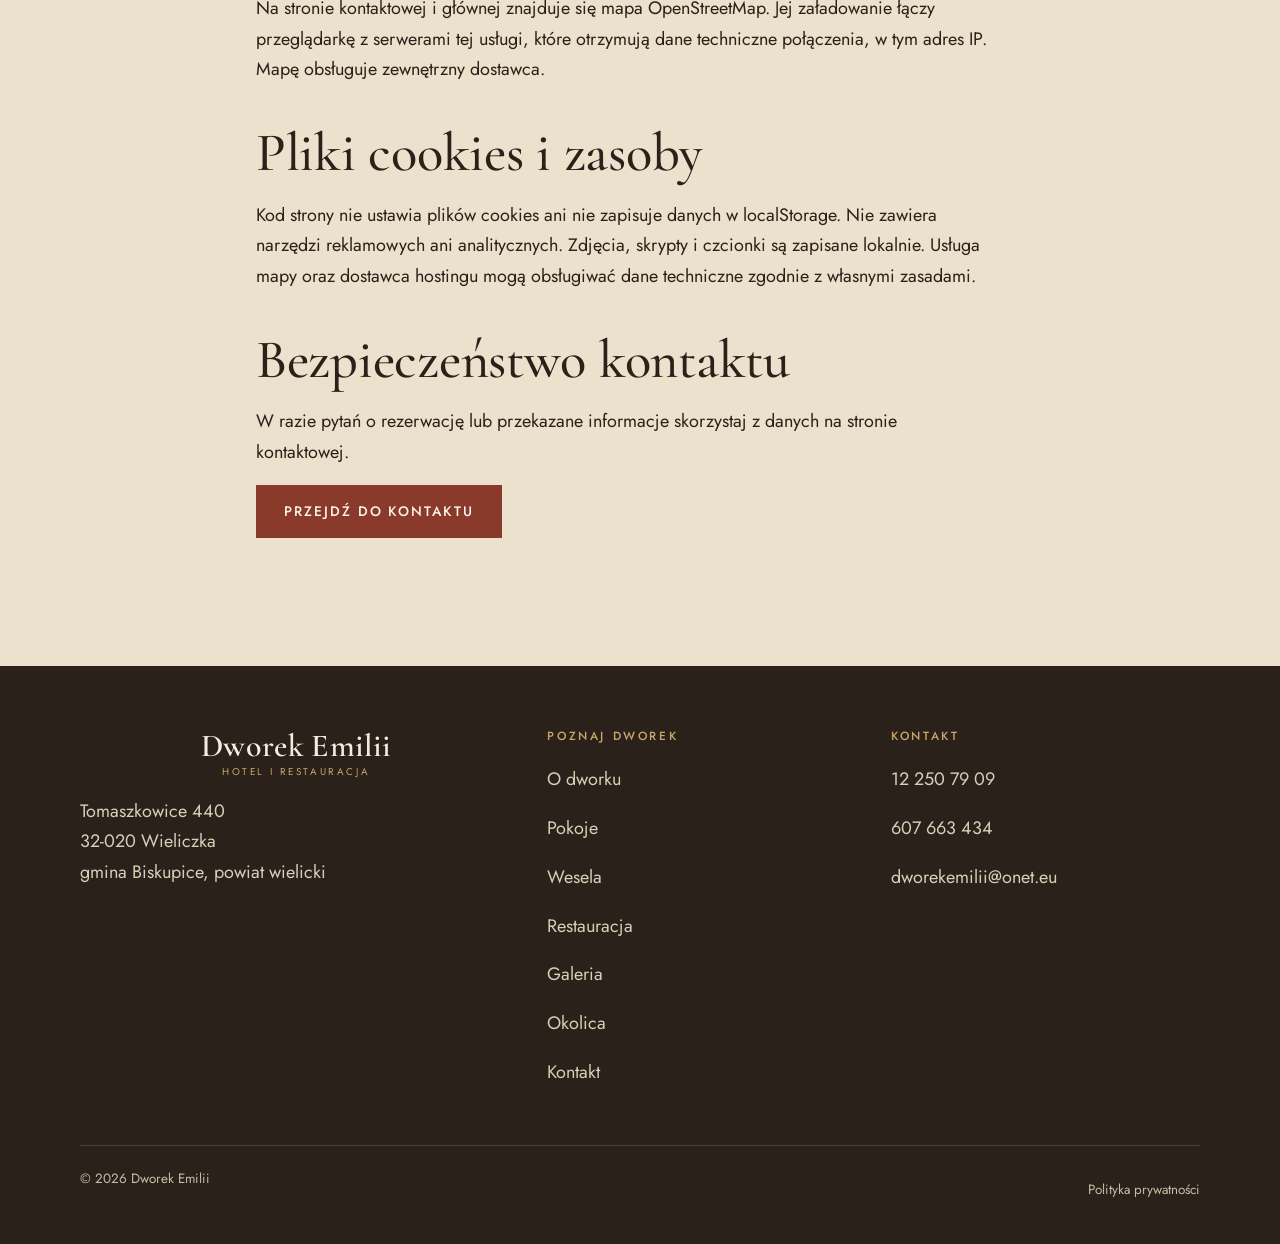
<file: polityka.html>
<!doctype html>
<html lang="pl">
<head>
<meta charset="utf-8">
<meta name="viewport" content="width=device-width, initial-scale=1">
<meta name="robots" content="noindex">
<title>Polityka prywatności | Dworek Emilii</title>
<meta name="description" content="Informacje o działaniu formularza, kontakcie e-mail, mapie OpenStreetMap oraz prywatności podczas korzystania ze strony Dworku Emilii.">
<meta name="theme-color" content="#f4eddf">
<link rel="icon" href="data:image/svg+xml,%3Csvg xmlns='http://www.w3.org/2000/svg' viewBox='0 0 64 64'%3E%3Crect width='64' height='64' fill='%23323d2d'/%3E%3Ctext x='32' y='43' font-family='Georgia,serif' font-size='30' fill='%23c9a66a' text-anchor='middle'%3EDE%3C/text%3E%3C/svg%3E">
<link rel="preload" href="fonts/CormorantGaramond-normal-latin-ext.woff2" as="font" type="font/woff2" crossorigin>
<link rel="preload" href="fonts/CormorantGaramond-normal-latin.woff2" as="font" type="font/woff2" crossorigin>
<link rel="stylesheet" href="css/fonts.css">
<link rel="stylesheet" href="css/style.css">
<link rel="stylesheet" href="css/pages.css">
<script type="application/ld+json">{"@context":"https://schema.org","@type":"Hotel","name":"Dworek Emilii","address":{"@type":"PostalAddress","streetAddress":"Tomaszkowice 440","postalCode":"32-020","addressLocality":"Wieliczka","addressCountry":"PL"},"telephone":["+48122507909","+48607663434"],"email":"dworekemilii@onet.eu","geo":{"@type":"GeoCoordinates","latitude":49.97624,"longitude":20.10078}}</script>
</head><body class="subpage"><a class="skip" href="#main">Przejdź do treści</a><header class="site-header"><div class="wrap"><a class="brand" href="index.html" aria-label="Dworek Emilii, strona główna"><b>Dworek Emilii</b><span>Tomaszkowice k. Wieliczki</span></a><button class="nav-toggle" type="button" aria-expanded="false" aria-controls="nav" aria-label="Otwórz menu"><i></i></button><nav class="nav" id="nav" aria-label="Główna"><ul><li><a href="index.html">O dworku</a></li><li><a href="pokoje.html">Pokoje</a></li><li><a href="wesela.html">Wesela</a></li><li><a href="restauracja.html">Restauracja</a></li><li><a href="galeria.html">Galeria</a></li><li><a href="okolica.html">Okolica</a></li><li><a href="kontakt.html">Kontakt</a></li><li><a class="btn" href="kontakt.html#zapytanie">Zapytaj o termin</a></li></ul></nav></div></header><main id="main"><div class="wrap"><nav class="breadcrumbs" aria-label="Okruszki"><ol><li><a href="index.html">Strona główna</a></li><li aria-current="page">Polityka prywatności</li></ol></nav></div><section class="page-lead"><div class="wrap page-content"><h1>Polityka prywatności</h1><p>Informacje o danych przekazywanych podczas kontaktu z Dworkiem Emilii i o działaniu tej strony.</p></div></section><section class="section section--alt"><div class="wrap page-content"><h2>Kontakt w sprawie danych</h2><p>W sprawach prywatności i danych przekazanych w zapytaniu skontaktuj się z Dworkiem Emilii: Tomaszkowice 440, 32-020 Wieliczka, <a href="mailto:dworekemilii@onet.eu">dworekemilii@onet.eu</a>.</p><h2>Formularz zapytania</h2><p>Formularz pomaga przygotować wiadomość w Twoim programie pocztowym. Wpisane dane pozostają w przeglądarce do chwili otwarcia programu pocztowego. Strona nie wysyła formularza do serwera i nie zapisuje jego treści w bazie danych.</p><p>Wiadomość obejmuje imię i nazwisko, adres e-mail, telefon, termin, liczbę osób, rodzaj zapytania oraz dodatkowe informacje, które wpiszesz. Samodzielnie decydujesz o jej wysłaniu. Prosimy nie podawać danych wrażliwych.</p><h2>Korespondencja</h2><p>Dane zawarte w wysłanej wiadomości służą do odpowiedzi i ustalenia szczegółów Twojego zapytania. Zasady działania programu pocztowego i dostawcy poczty określają ich własne polityki prywatności.</p><p>Jeśli chcesz uzyskać informację o danych przekazanych w korespondencji, poprawić je lub poprosić o ich usunięcie, napisz na podany wyżej adres. Zakres realizacji wniosku może zależeć od obowiązków związanych z rezerwacją lub usługą.</p><h2>Mapa OpenStreetMap</h2><p>Na stronie kontaktowej i głównej znajduje się mapa OpenStreetMap. Jej załadowanie łączy przeglądarkę z serwerami tej usługi, które otrzymują dane techniczne połączenia, w tym adres IP. Mapę obsługuje zewnętrzny dostawca.</p><h2>Pliki cookies i zasoby</h2><p>Kod strony nie ustawia plików cookies ani nie zapisuje danych w localStorage. Nie zawiera narzędzi reklamowych ani analitycznych. Zdjęcia, skrypty i czcionki są zapisane lokalnie. Usługa mapy oraz dostawca hostingu mogą obsługiwać dane techniczne zgodnie z własnymi zasadami.</p><h2>Bezpieczeństwo kontaktu</h2><p>W razie pytań o rezerwację lub przekazane informacje skorzystaj z danych na stronie kontaktowej.</p><a class="btn" href="kontakt.html">Przejdź do kontaktu</a></div></section></main><footer class="site-footer"><div class="wrap"><div class="foot-grid"><div><a class="brand" href="index.html"><b>Dworek Emilii</b><span>Hotel i restauracja</span></a><p style="margin-top:1.2rem">Tomaszkowice 440<br>32-020 Wieliczka<br>gmina Biskupice, powiat wielicki</p></div><div><h4>Poznaj dworek</h4><ul><li><a href="index.html">O dworku</a></li><li><a href="pokoje.html">Pokoje</a></li><li><a href="wesela.html">Wesela</a></li><li><a href="restauracja.html">Restauracja</a></li><li><a href="galeria.html">Galeria</a></li><li><a href="okolica.html">Okolica</a></li><li><a href="kontakt.html">Kontakt</a></li></ul></div><div><h4>Kontakt</h4><ul><li><a href="tel:+48122507909">12 250 79 09</a></li><li><a href="tel:+48607663434">607 663 434</a></li><li><a href="mailto:dworekemilii@onet.eu">dworekemilii@onet.eu</a></li></ul></div></div><div class="foot-bottom"><span>© 2026 Dworek Emilii</span><a href="polityka.html">Polityka prywatności</a></div></div></footer><div class="lb" id="lightbox" role="dialog" aria-modal="true" aria-label="Powiększone zdjęcie" aria-hidden="true">
  <button class="lb-close" type="button" aria-label="Zamknij">&times;</button>
  <figure><img alt=""></figure>
  <div class="lb-bar">
    <button class="lb-prev" type="button" aria-label="Poprzednie zdjęcie">&#8592;</button>
    <div style="text-align:center"><div class="lb-cap"></div><div class="lb-count"></div></div>
    <button class="lb-next" type="button" aria-label="Następne zdjęcie">&#8594;</button>
  </div>
</div>

<script src="js/main.js" defer></script></body></html>
</file>
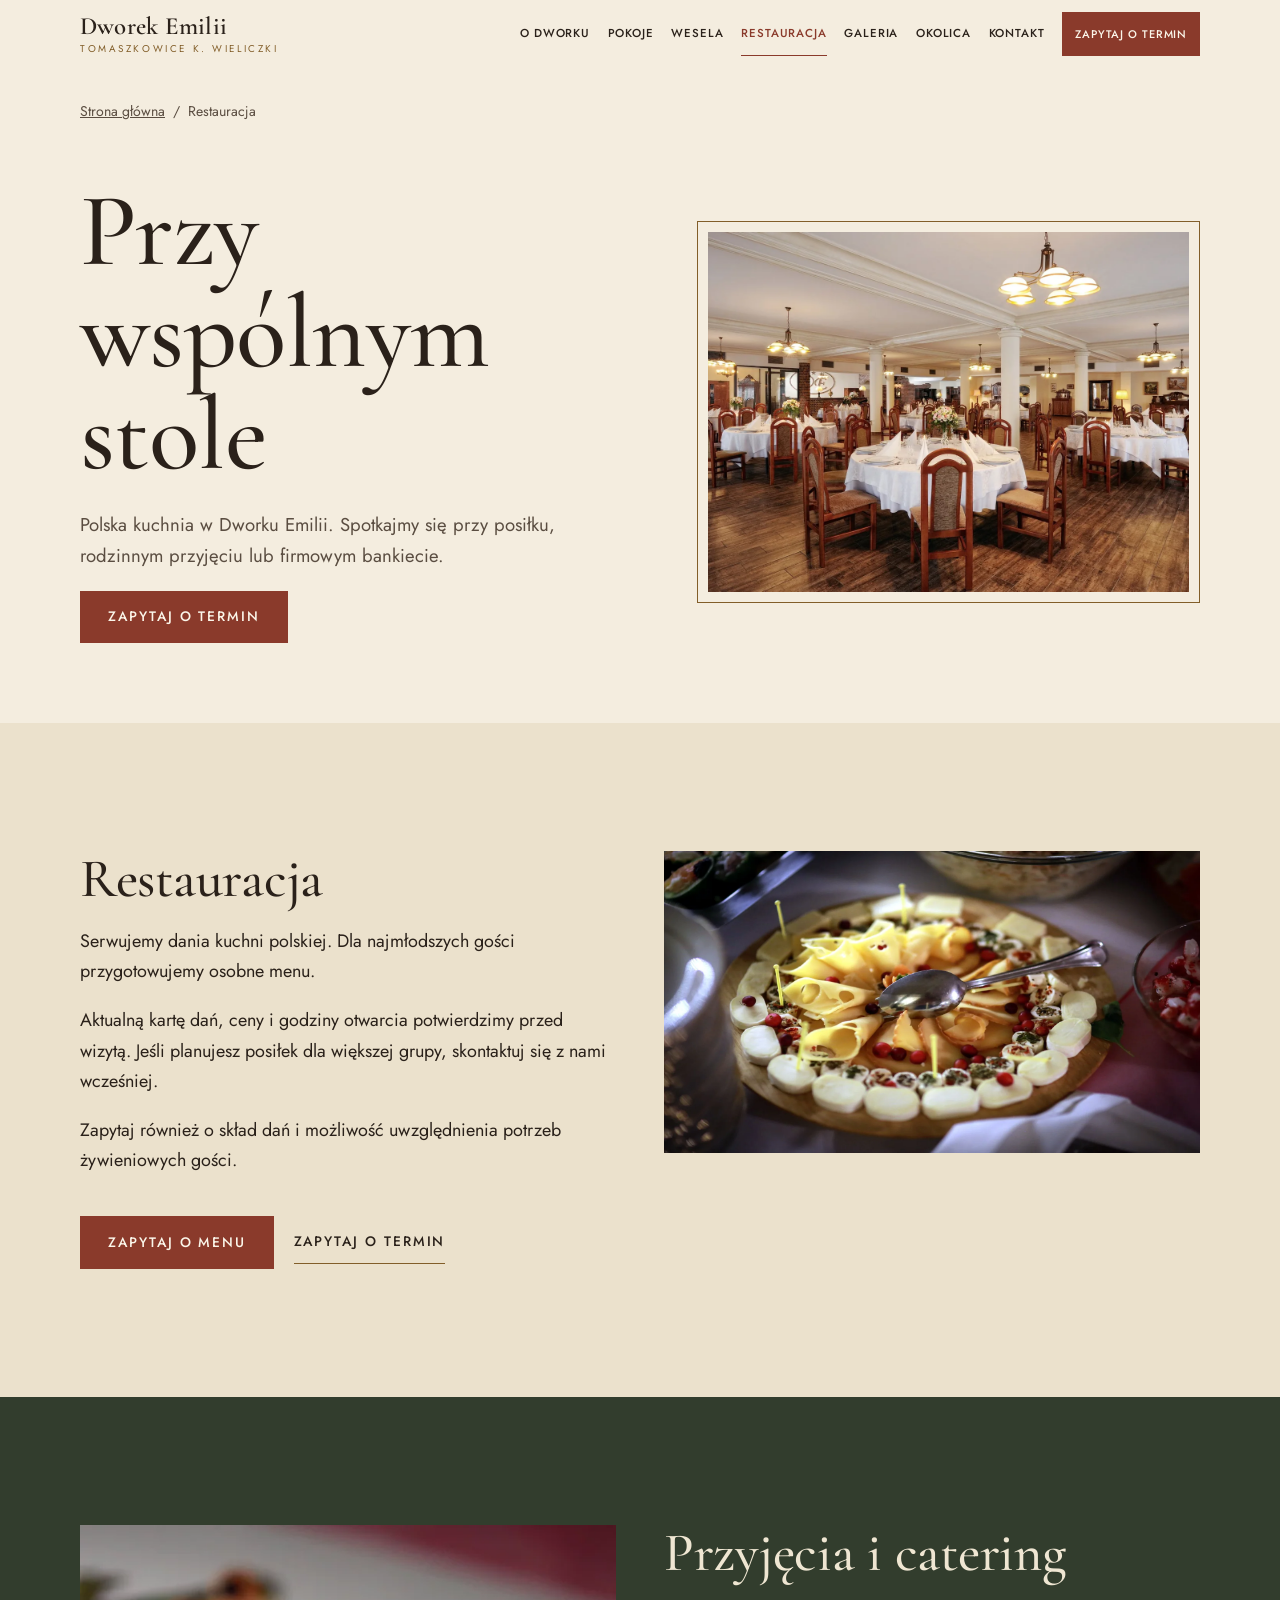
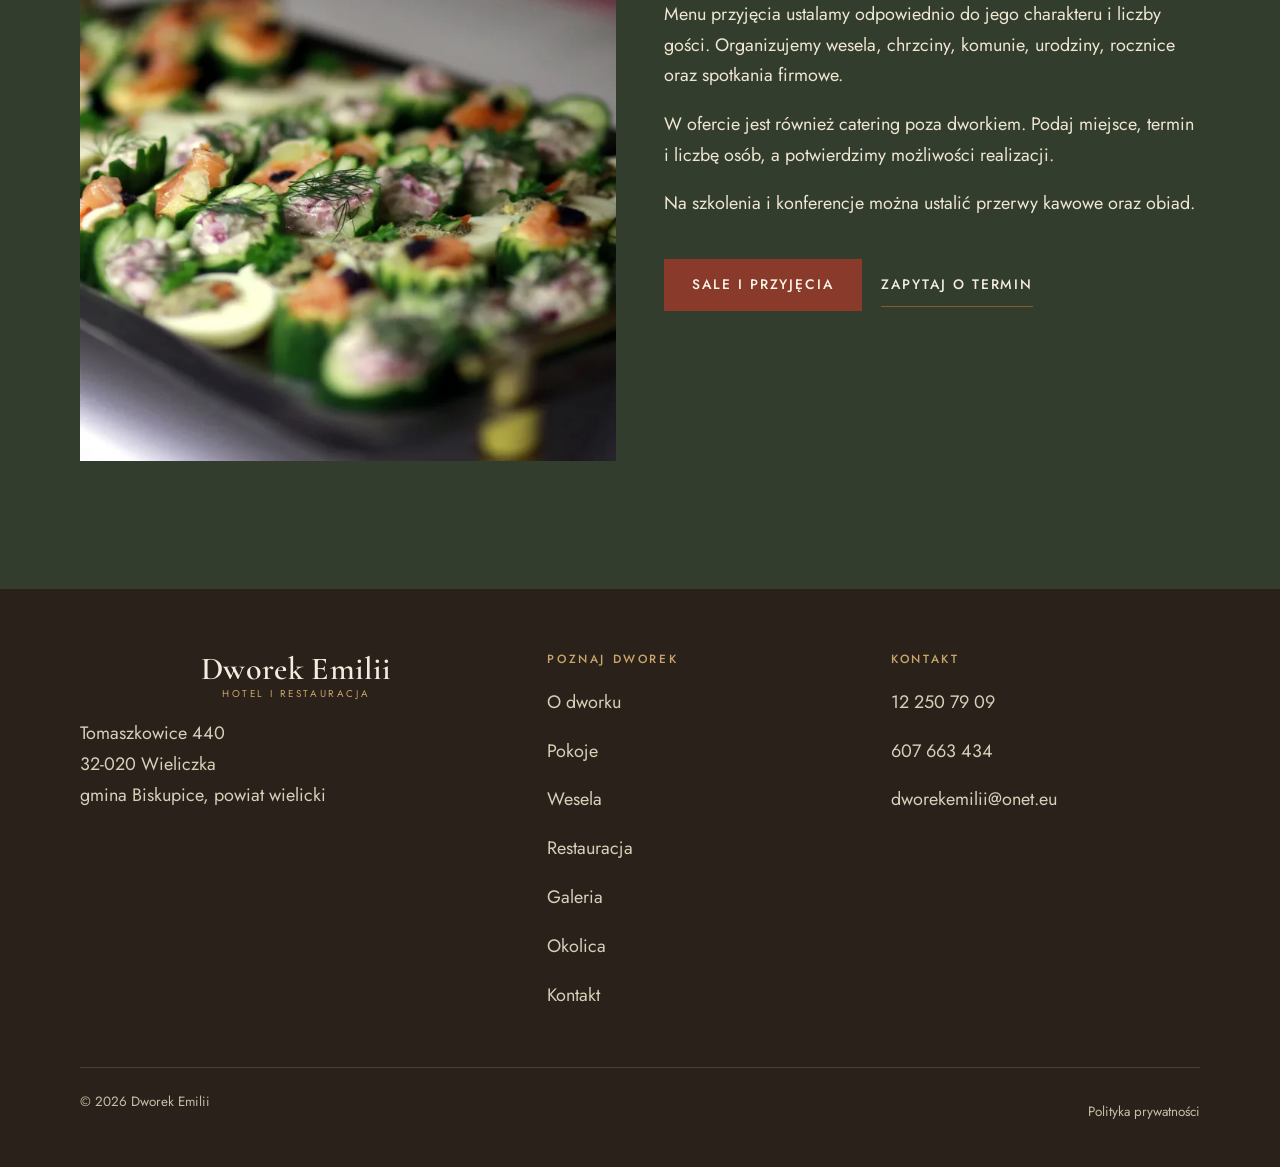
<file: restauracja.html>
<!doctype html>
<html lang="pl">
<head>
<meta charset="utf-8">
<meta name="viewport" content="width=device-width, initial-scale=1">
<meta name="robots" content="noindex">
<title>Restauracja i catering | Dworek Emilii</title>
<meta name="description" content="Polska kuchnia w Dworku Emilii, menu dla dzieci, posiłki na przyjęcia i catering. Zapytaj o aktualne menu oraz dostępny termin.">
<meta name="theme-color" content="#f4eddf">
<link rel="icon" href="data:image/svg+xml,%3Csvg xmlns='http://www.w3.org/2000/svg' viewBox='0 0 64 64'%3E%3Crect width='64' height='64' fill='%23323d2d'/%3E%3Ctext x='32' y='43' font-family='Georgia,serif' font-size='30' fill='%23c9a66a' text-anchor='middle'%3EDE%3C/text%3E%3C/svg%3E">
<link rel="preload" href="fonts/CormorantGaramond-normal-latin-ext.woff2" as="font" type="font/woff2" crossorigin>
<link rel="preload" href="fonts/CormorantGaramond-normal-latin.woff2" as="font" type="font/woff2" crossorigin>
<link rel="stylesheet" href="css/fonts.css">
<link rel="stylesheet" href="css/style.css">
<link rel="stylesheet" href="css/pages.css">
<script type="application/ld+json">{"@context":"https://schema.org","@type":"Hotel","name":"Dworek Emilii","address":{"@type":"PostalAddress","streetAddress":"Tomaszkowice 440","postalCode":"32-020","addressLocality":"Wieliczka","addressCountry":"PL"},"telephone":["+48122507909","+48607663434"],"email":"dworekemilii@onet.eu","geo":{"@type":"GeoCoordinates","latitude":49.97624,"longitude":20.10078}}</script>
</head><body class="subpage"><a class="skip" href="#main">Przejdź do treści</a><header class="site-header"><div class="wrap"><a class="brand" href="index.html" aria-label="Dworek Emilii, strona główna"><b>Dworek Emilii</b><span>Tomaszkowice k. Wieliczki</span></a><button class="nav-toggle" type="button" aria-expanded="false" aria-controls="nav" aria-label="Otwórz menu"><i></i></button><nav class="nav" id="nav" aria-label="Główna"><ul><li><a href="index.html">O dworku</a></li><li><a href="pokoje.html">Pokoje</a></li><li><a href="wesela.html">Wesela</a></li><li><a href="restauracja.html" aria-current="page" class="on">Restauracja</a></li><li><a href="galeria.html">Galeria</a></li><li><a href="okolica.html">Okolica</a></li><li><a href="kontakt.html">Kontakt</a></li><li><a class="btn" href="kontakt.html#zapytanie">Zapytaj o termin</a></li></ul></nav></div></header><main id="main"><div class="wrap"><nav class="breadcrumbs" aria-label="Okruszki"><ol><li><a href="index.html">Strona główna</a></li><li aria-current="page">Restauracja</li></ol></nav></div><section class="page-lead"><div class="wrap page-lead-grid"><div><h1>Przy wspólnym stole</h1><p>Polska kuchnia w Dworku Emilii. Spotkajmy się przy posiłku, rodzinnym przyjęciu lub firmowym bankiecie.</p><a class="btn" href="kontakt.html#zapytanie">Zapytaj o termin</a></div><figure><img src="img/g-05.webp" alt="Sala restauracyjna Dworku Emilii z okrągłymi stołami" width="1200" height="800" fetchpriority="high"></figure></div></section><section class="section section--alt"><div class="wrap detail-grid"><div><h2>Restauracja</h2><p>Serwujemy dania kuchni polskiej. Dla najmłodszych gości przygotowujemy osobne menu.</p><p>Aktualną kartę dań, ceny i godziny otwarcia potwierdzimy przed wizytą. Jeśli planujesz posiłek dla większej grupy, skontaktuj się z nami wcześniej.</p><p>Zapytaj również o skład dań i możliwość uwzględnienia potrzeb żywieniowych gości.</p><div class="section-cta"><a class="btn" href="kontakt.html#zapytanie">Zapytaj o menu</a><a class="link-arrow" href="kontakt.html#zapytanie">Zapytaj o termin</a></div></div><figure class="detail-photo"><img src="img/g-03.webp" alt="Sery i owoce podane na półmisku w Dworku Emilii" width="1200" height="800" loading="lazy"></figure></div></section><section class="section section--dark"><div class="wrap detail-grid"><figure class="detail-photo"><img src="img/przyjecia-3.webp" alt="Przekąski przygotowane na przyjęcie w Dworku Emilii" width="700" height="700" loading="lazy"></figure><div><h2>Przyjęcia i catering</h2><p>Menu przyjęcia ustalamy odpowiednio do jego charakteru i liczby gości. Organizujemy wesela, chrzciny, komunie, urodziny, rocznice oraz spotkania firmowe.</p><p>W ofercie jest również catering poza dworkiem. Podaj miejsce, termin i liczbę osób, a potwierdzimy możliwości realizacji.</p><p>Na szkolenia i konferencje można ustalić przerwy kawowe oraz obiad.</p><div class="section-cta"><a class="btn" href="wesela.html">Sale i przyjęcia</a><a class="link-arrow" href="kontakt.html#zapytanie">Zapytaj o termin</a></div></div></div></section></main><footer class="site-footer"><div class="wrap"><div class="foot-grid"><div><a class="brand" href="index.html"><b>Dworek Emilii</b><span>Hotel i restauracja</span></a><p style="margin-top:1.2rem">Tomaszkowice 440<br>32-020 Wieliczka<br>gmina Biskupice, powiat wielicki</p></div><div><h4>Poznaj dworek</h4><ul><li><a href="index.html">O dworku</a></li><li><a href="pokoje.html">Pokoje</a></li><li><a href="wesela.html">Wesela</a></li><li><a href="restauracja.html">Restauracja</a></li><li><a href="galeria.html">Galeria</a></li><li><a href="okolica.html">Okolica</a></li><li><a href="kontakt.html">Kontakt</a></li></ul></div><div><h4>Kontakt</h4><ul><li><a href="tel:+48122507909">12 250 79 09</a></li><li><a href="tel:+48607663434">607 663 434</a></li><li><a href="mailto:dworekemilii@onet.eu">dworekemilii@onet.eu</a></li></ul></div></div><div class="foot-bottom"><span>© 2026 Dworek Emilii</span><a href="polityka.html">Polityka prywatności</a></div></div></footer><div class="lb" id="lightbox" role="dialog" aria-modal="true" aria-label="Powiększone zdjęcie" aria-hidden="true">
  <button class="lb-close" type="button" aria-label="Zamknij">&times;</button>
  <figure><img alt=""></figure>
  <div class="lb-bar">
    <button class="lb-prev" type="button" aria-label="Poprzednie zdjęcie">&#8592;</button>
    <div style="text-align:center"><div class="lb-cap"></div><div class="lb-count"></div></div>
    <button class="lb-next" type="button" aria-label="Następne zdjęcie">&#8594;</button>
  </div>
</div>

<script src="js/main.js" defer></script></body></html>
</file>
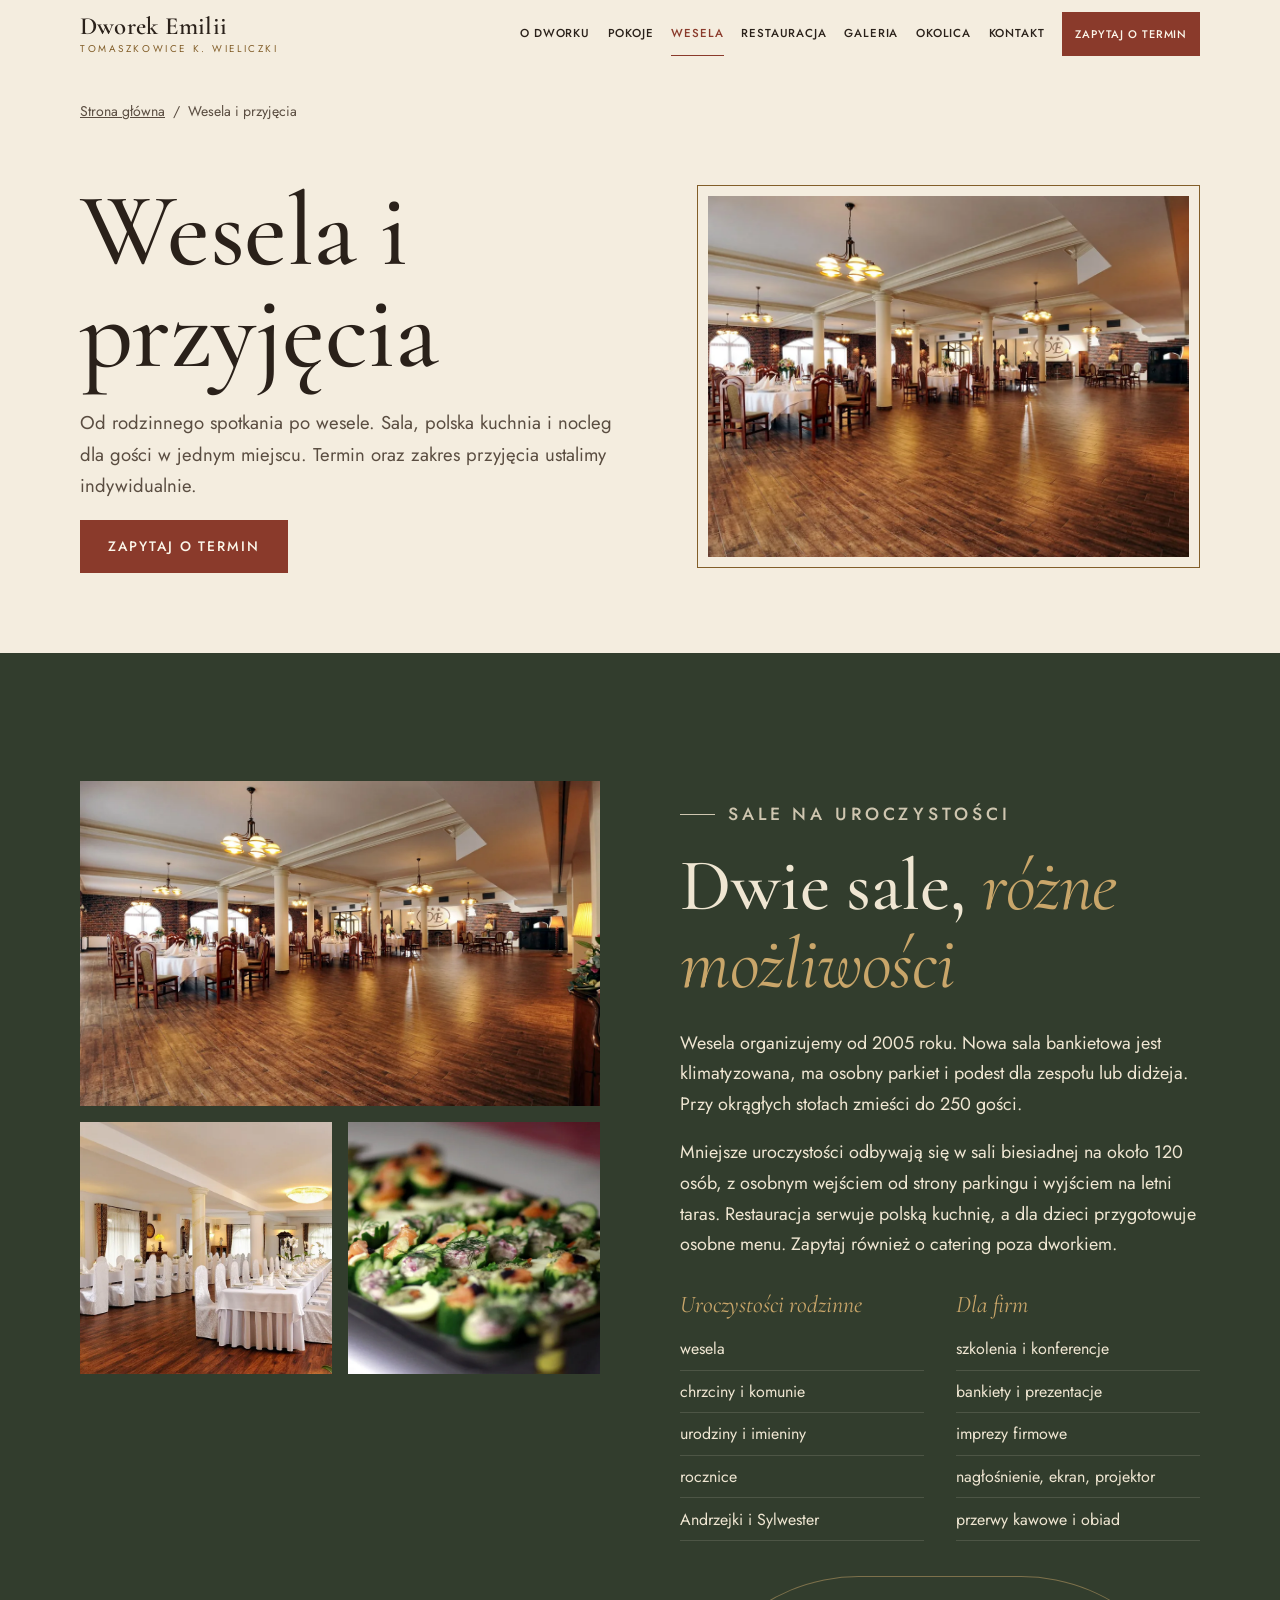
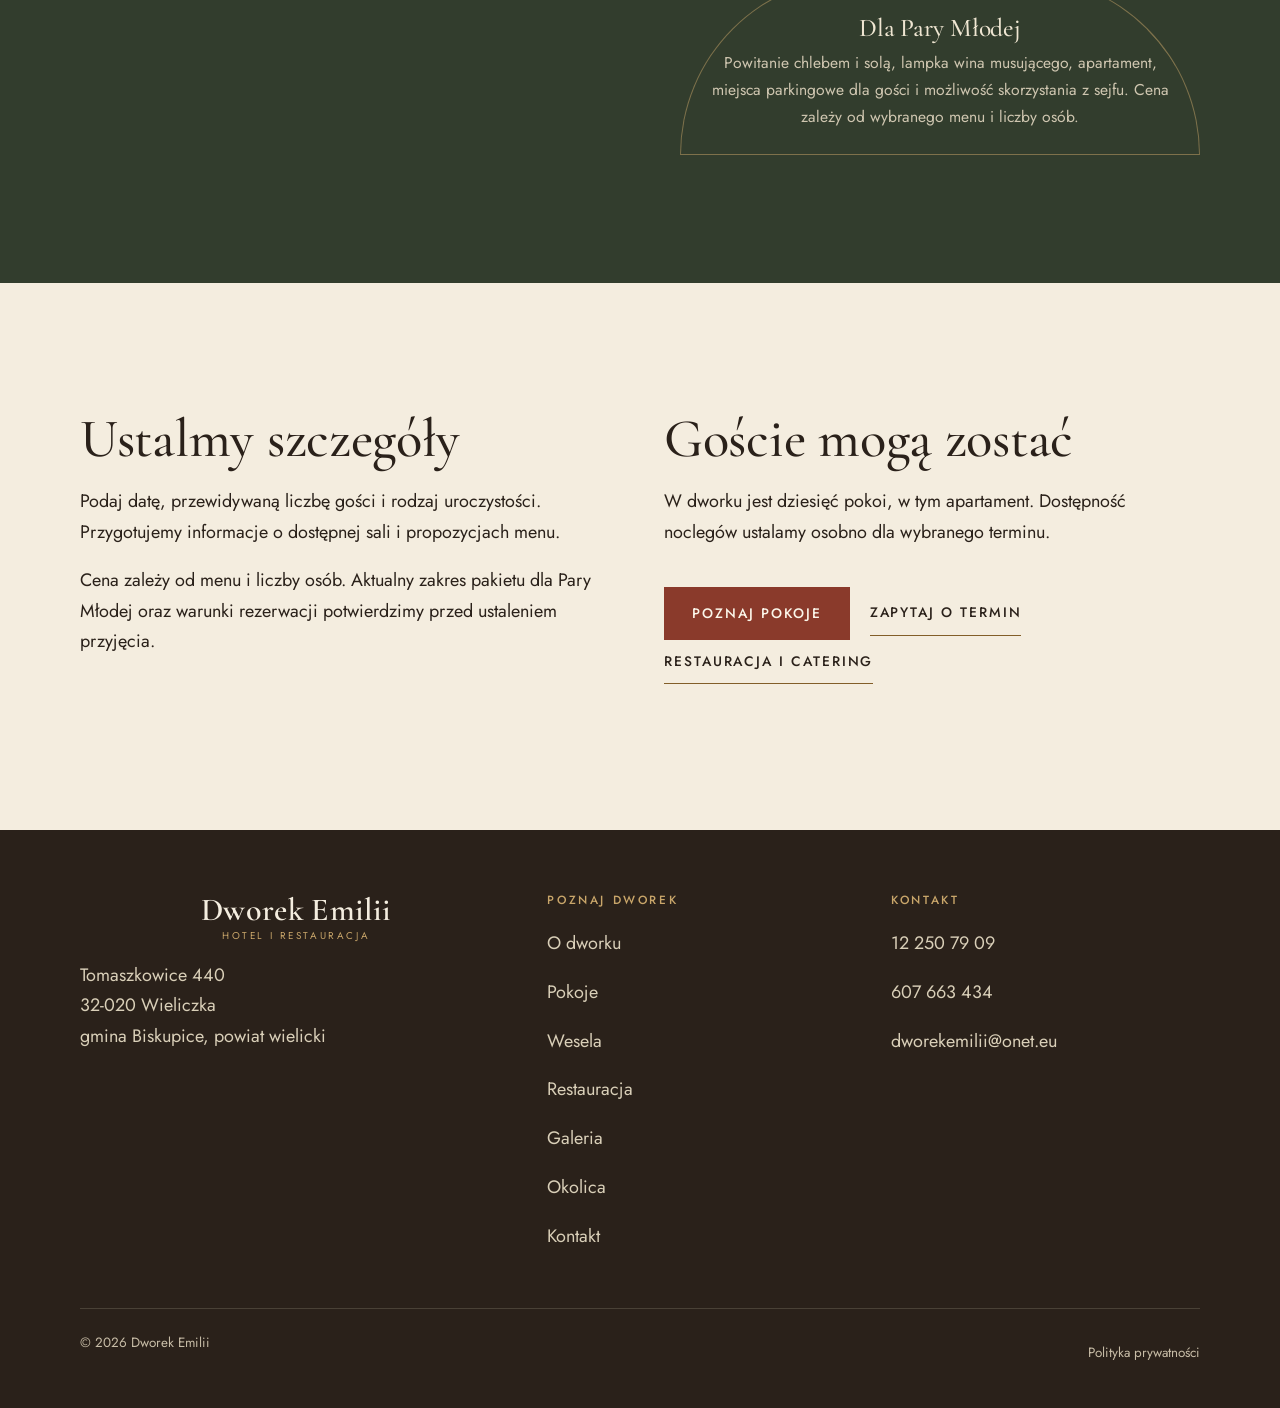
<file: wesela.html>
<!doctype html>
<html lang="pl">
<head>
<meta charset="utf-8">
<meta name="viewport" content="width=device-width, initial-scale=1">
<meta name="robots" content="noindex">
<title>Wesela i przyjęcia | Dworek Emilii</title>
<meta name="description" content="Sala bankietowa i sala biesiadna Dworku Emilii. Wesela, uroczystości rodzinne, konferencje i przyjęcia firmowe pod Wieliczką.">
<meta name="theme-color" content="#f4eddf">
<link rel="icon" href="data:image/svg+xml,%3Csvg xmlns='http://www.w3.org/2000/svg' viewBox='0 0 64 64'%3E%3Crect width='64' height='64' fill='%23323d2d'/%3E%3Ctext x='32' y='43' font-family='Georgia,serif' font-size='30' fill='%23c9a66a' text-anchor='middle'%3EDE%3C/text%3E%3C/svg%3E">
<link rel="preload" href="fonts/CormorantGaramond-normal-latin-ext.woff2" as="font" type="font/woff2" crossorigin>
<link rel="preload" href="fonts/CormorantGaramond-normal-latin.woff2" as="font" type="font/woff2" crossorigin>
<link rel="stylesheet" href="css/fonts.css">
<link rel="stylesheet" href="css/style.css">
<link rel="stylesheet" href="css/pages.css">
<script type="application/ld+json">{"@context":"https://schema.org","@type":"Hotel","name":"Dworek Emilii","address":{"@type":"PostalAddress","streetAddress":"Tomaszkowice 440","postalCode":"32-020","addressLocality":"Wieliczka","addressCountry":"PL"},"telephone":["+48122507909","+48607663434"],"email":"dworekemilii@onet.eu","geo":{"@type":"GeoCoordinates","latitude":49.97624,"longitude":20.10078}}</script>
</head><body class="subpage"><a class="skip" href="#main">Przejdź do treści</a><header class="site-header"><div class="wrap"><a class="brand" href="index.html" aria-label="Dworek Emilii, strona główna"><b>Dworek Emilii</b><span>Tomaszkowice k. Wieliczki</span></a><button class="nav-toggle" type="button" aria-expanded="false" aria-controls="nav" aria-label="Otwórz menu"><i></i></button><nav class="nav" id="nav" aria-label="Główna"><ul><li><a href="index.html">O dworku</a></li><li><a href="pokoje.html">Pokoje</a></li><li><a href="wesela.html" aria-current="page" class="on">Wesela</a></li><li><a href="restauracja.html">Restauracja</a></li><li><a href="galeria.html">Galeria</a></li><li><a href="okolica.html">Okolica</a></li><li><a href="kontakt.html">Kontakt</a></li><li><a class="btn" href="kontakt.html#zapytanie">Zapytaj o termin</a></li></ul></nav></div></header><main id="main"><div class="wrap"><nav class="breadcrumbs" aria-label="Okruszki"><ol><li><a href="index.html">Strona główna</a></li><li aria-current="page">Wesela i przyjęcia</li></ol></nav></div><section class="page-lead"><div class="wrap page-lead-grid"><div><h1>Wesela i przyjęcia</h1><p>Od rodzinnego spotkania po wesele. Sala, polska kuchnia i nocleg dla gości w jednym miejscu. Termin oraz zakres przyjęcia ustalimy indywidualnie.</p><a class="btn" href="kontakt.html#zapytanie">Zapytaj o termin</a></div><figure><img src="img/przyjecia-1.webp" alt="Sala bankietowa Dworku Emilii z parkietem i nakrytymi stołami" width="1200" height="800" fetchpriority="high"></figure></div></section><section class="section section--dark" id="przyjecia">
  <div class="wrap events-grid">
    <div class="events-img reveal">
      <figure class="wide"><img src="img/przyjecia-1.webp" width="1200" height="750" alt="Nowa sala bankietowa z parkietem i nakrytymi stołami" loading="lazy"></figure>
      <div class="pair">
        <figure><img src="img/przyjecia-2.webp" width="700" height="700" alt="Stół weselny z białymi pokrowcami na krzesłach" loading="lazy"></figure>
        <figure><img src="img/przyjecia-3.webp" width="700" height="700" alt="Przekąski podane na tacy" loading="lazy"></figure>
      </div>
    </div>
    <div class="reveal">
      <div class="sec-head" style="margin-bottom:1.6rem">
        <p class="eyebrow">Sale na uroczystości</p>
        <h2>Dwie sale, <em>różne możliwości</em></h2>
      </div>
      <p>Wesela organizujemy od 2005 roku. Nowa sala bankietowa jest klimatyzowana, ma osobny parkiet i podest dla zespołu lub didżeja. Przy okrągłych stołach zmieści do 250 gości.</p>
      <p>Mniejsze uroczystości odbywają się w sali biesiadnej na około 120 osób, z osobnym wejściem od strony parkingu i wyjściem na letni taras. Restauracja serwuje polską kuchnię, a dla dzieci przygotowuje osobne menu. Zapytaj również o catering poza dworkiem.</p>
      <div class="event-cols">
        <div>
          <h3>Uroczystości rodzinne</h3>
          <ul><li>wesela</li><li>chrzciny i komunie</li><li>urodziny i imieniny</li><li>rocznice</li><li>Andrzejki i Sylwester</li></ul>
        </div>
        <div>
          <h3>Dla firm</h3>
          <ul><li>szkolenia i konferencje</li><li>bankiety i prezentacje</li><li>imprezy firmowe</li><li>nagłośnienie, ekran, projektor</li><li>przerwy kawowe i obiad</li></ul>
        </div>
      </div>
      <div class="gift">
        <h3>Dla Pary Młodej</h3>
        <p>Powitanie chlebem i solą, lampka wina musującego, apartament, miejsca parkingowe dla gości i możliwość skorzystania z sejfu. Cena zależy od wybranego menu i liczby osób.</p>
      </div>
    </div>
  </div>
</section><section class="section"><div class="wrap detail-grid"><div><h2>Ustalmy szczegóły</h2><p>Podaj datę, przewidywaną liczbę gości i rodzaj uroczystości. Przygotujemy informacje o dostępnej sali i propozycjach menu.</p><p>Cena zależy od menu i liczby osób. Aktualny zakres pakietu dla Pary Młodej oraz warunki rezerwacji potwierdzimy przed ustaleniem przyjęcia.</p></div><div><h2>Goście mogą zostać</h2><p>W dworku jest dziesięć pokoi, w tym apartament. Dostępność noclegów ustalamy osobno dla wybranego terminu.</p><div class="section-cta"><a class="btn" href="pokoje.html">Poznaj pokoje</a><a class="link-arrow" href="kontakt.html#zapytanie">Zapytaj o termin</a></div><p><a class="link-arrow" href="restauracja.html">Restauracja i catering</a></p></div></div></section></main><footer class="site-footer"><div class="wrap"><div class="foot-grid"><div><a class="brand" href="index.html"><b>Dworek Emilii</b><span>Hotel i restauracja</span></a><p style="margin-top:1.2rem">Tomaszkowice 440<br>32-020 Wieliczka<br>gmina Biskupice, powiat wielicki</p></div><div><h4>Poznaj dworek</h4><ul><li><a href="index.html">O dworku</a></li><li><a href="pokoje.html">Pokoje</a></li><li><a href="wesela.html">Wesela</a></li><li><a href="restauracja.html">Restauracja</a></li><li><a href="galeria.html">Galeria</a></li><li><a href="okolica.html">Okolica</a></li><li><a href="kontakt.html">Kontakt</a></li></ul></div><div><h4>Kontakt</h4><ul><li><a href="tel:+48122507909">12 250 79 09</a></li><li><a href="tel:+48607663434">607 663 434</a></li><li><a href="mailto:dworekemilii@onet.eu">dworekemilii@onet.eu</a></li></ul></div></div><div class="foot-bottom"><span>© 2026 Dworek Emilii</span><a href="polityka.html">Polityka prywatności</a></div></div></footer><div class="lb" id="lightbox" role="dialog" aria-modal="true" aria-label="Powiększone zdjęcie" aria-hidden="true">
  <button class="lb-close" type="button" aria-label="Zamknij">&times;</button>
  <figure><img alt=""></figure>
  <div class="lb-bar">
    <button class="lb-prev" type="button" aria-label="Poprzednie zdjęcie">&#8592;</button>
    <div style="text-align:center"><div class="lb-cap"></div><div class="lb-count"></div></div>
    <button class="lb-next" type="button" aria-label="Następne zdjęcie">&#8594;</button>
  </div>
</div>

<script src="js/main.js" defer></script></body></html>
</file>
<file: css/fonts.css>
/* latin-ext */
@font-face {
  font-family: 'Cormorant Garamond';
  font-style: italic;
  font-weight: 400;
  font-display: swap;
  src: url(../fonts/CormorantGaramond-italic-latin-ext.woff2) format('woff2');
  unicode-range: U+0100-02BA, U+02BD-02C5, U+02C7-02CC, U+02CE-02D7, U+02DD-02FF, U+0304, U+0308, U+0329, U+1D00-1DBF, U+1E00-1E9F, U+1EF2-1EFF, U+2020, U+20A0-20AB, U+20AD-20C4, U+2113, U+2C60-2C7F, U+A720-A7FF;
}
/* latin */
@font-face {
  font-family: 'Cormorant Garamond';
  font-style: italic;
  font-weight: 400;
  font-display: swap;
  src: url(../fonts/CormorantGaramond-italic-latin.woff2) format('woff2');
  unicode-range: U+0000-00FF, U+0131, U+0152-0153, U+02BB-02BC, U+02C6, U+02DA, U+02DC, U+0304, U+0308, U+0329, U+2000-206F, U+20AC, U+2122, U+2191, U+2193, U+2212, U+2215, U+FEFF, U+FFFD;
}
/* latin-ext */
@font-face {
  font-family: 'Cormorant Garamond';
  font-style: italic;
  font-weight: 500;
  font-display: swap;
  src: url(../fonts/CormorantGaramond-italic-latin-ext.woff2) format('woff2');
  unicode-range: U+0100-02BA, U+02BD-02C5, U+02C7-02CC, U+02CE-02D7, U+02DD-02FF, U+0304, U+0308, U+0329, U+1D00-1DBF, U+1E00-1E9F, U+1EF2-1EFF, U+2020, U+20A0-20AB, U+20AD-20C4, U+2113, U+2C60-2C7F, U+A720-A7FF;
}
/* latin */
@font-face {
  font-family: 'Cormorant Garamond';
  font-style: italic;
  font-weight: 500;
  font-display: swap;
  src: url(../fonts/CormorantGaramond-italic-latin.woff2) format('woff2');
  unicode-range: U+0000-00FF, U+0131, U+0152-0153, U+02BB-02BC, U+02C6, U+02DA, U+02DC, U+0304, U+0308, U+0329, U+2000-206F, U+20AC, U+2122, U+2191, U+2193, U+2212, U+2215, U+FEFF, U+FFFD;
}
/* latin-ext */
@font-face {
  font-family: 'Cormorant Garamond';
  font-style: normal;
  font-weight: 400;
  font-display: swap;
  src: url(../fonts/CormorantGaramond-normal-latin-ext.woff2) format('woff2');
  unicode-range: U+0100-02BA, U+02BD-02C5, U+02C7-02CC, U+02CE-02D7, U+02DD-02FF, U+0304, U+0308, U+0329, U+1D00-1DBF, U+1E00-1E9F, U+1EF2-1EFF, U+2020, U+20A0-20AB, U+20AD-20C4, U+2113, U+2C60-2C7F, U+A720-A7FF;
}
/* latin */
@font-face {
  font-family: 'Cormorant Garamond';
  font-style: normal;
  font-weight: 400;
  font-display: swap;
  src: url(../fonts/CormorantGaramond-normal-latin.woff2) format('woff2');
  unicode-range: U+0000-00FF, U+0131, U+0152-0153, U+02BB-02BC, U+02C6, U+02DA, U+02DC, U+0304, U+0308, U+0329, U+2000-206F, U+20AC, U+2122, U+2191, U+2193, U+2212, U+2215, U+FEFF, U+FFFD;
}
/* latin-ext */
@font-face {
  font-family: 'Cormorant Garamond';
  font-style: normal;
  font-weight: 500;
  font-display: swap;
  src: url(../fonts/CormorantGaramond-normal-latin-ext.woff2) format('woff2');
  unicode-range: U+0100-02BA, U+02BD-02C5, U+02C7-02CC, U+02CE-02D7, U+02DD-02FF, U+0304, U+0308, U+0329, U+1D00-1DBF, U+1E00-1E9F, U+1EF2-1EFF, U+2020, U+20A0-20AB, U+20AD-20C4, U+2113, U+2C60-2C7F, U+A720-A7FF;
}
/* latin */
@font-face {
  font-family: 'Cormorant Garamond';
  font-style: normal;
  font-weight: 500;
  font-display: swap;
  src: url(../fonts/CormorantGaramond-normal-latin.woff2) format('woff2');
  unicode-range: U+0000-00FF, U+0131, U+0152-0153, U+02BB-02BC, U+02C6, U+02DA, U+02DC, U+0304, U+0308, U+0329, U+2000-206F, U+20AC, U+2122, U+2191, U+2193, U+2212, U+2215, U+FEFF, U+FFFD;
}
/* latin-ext */
@font-face {
  font-family: 'Cormorant Garamond';
  font-style: normal;
  font-weight: 600;
  font-display: swap;
  src: url(../fonts/CormorantGaramond-normal-latin-ext.woff2) format('woff2');
  unicode-range: U+0100-02BA, U+02BD-02C5, U+02C7-02CC, U+02CE-02D7, U+02DD-02FF, U+0304, U+0308, U+0329, U+1D00-1DBF, U+1E00-1E9F, U+1EF2-1EFF, U+2020, U+20A0-20AB, U+20AD-20C4, U+2113, U+2C60-2C7F, U+A720-A7FF;
}
/* latin */
@font-face {
  font-family: 'Cormorant Garamond';
  font-style: normal;
  font-weight: 600;
  font-display: swap;
  src: url(../fonts/CormorantGaramond-normal-latin.woff2) format('woff2');
  unicode-range: U+0000-00FF, U+0131, U+0152-0153, U+02BB-02BC, U+02C6, U+02DA, U+02DC, U+0304, U+0308, U+0329, U+2000-206F, U+20AC, U+2122, U+2191, U+2193, U+2212, U+2215, U+FEFF, U+FFFD;
}
/* latin-ext */
@font-face {
  font-family: 'Jost';
  font-style: normal;
  font-weight: 400;
  font-display: swap;
  src: url(../fonts/Jost-normal-latin-ext.woff2) format('woff2');
  unicode-range: U+0100-02BA, U+02BD-02C5, U+02C7-02CC, U+02CE-02D7, U+02DD-02FF, U+0304, U+0308, U+0329, U+1D00-1DBF, U+1E00-1E9F, U+1EF2-1EFF, U+2020, U+20A0-20AB, U+20AD-20C4, U+2113, U+2C60-2C7F, U+A720-A7FF;
}
/* latin */
@font-face {
  font-family: 'Jost';
  font-style: normal;
  font-weight: 400;
  font-display: swap;
  src: url(../fonts/Jost-normal-latin.woff2) format('woff2');
  unicode-range: U+0000-00FF, U+0131, U+0152-0153, U+02BB-02BC, U+02C6, U+02DA, U+02DC, U+0304, U+0308, U+0329, U+2000-206F, U+20AC, U+2122, U+2191, U+2193, U+2212, U+2215, U+FEFF, U+FFFD;
}
/* latin-ext */
@font-face {
  font-family: 'Jost';
  font-style: normal;
  font-weight: 500;
  font-display: swap;
  src: url(../fonts/Jost-normal-latin-ext.woff2) format('woff2');
  unicode-range: U+0100-02BA, U+02BD-02C5, U+02C7-02CC, U+02CE-02D7, U+02DD-02FF, U+0304, U+0308, U+0329, U+1D00-1DBF, U+1E00-1E9F, U+1EF2-1EFF, U+2020, U+20A0-20AB, U+20AD-20C4, U+2113, U+2C60-2C7F, U+A720-A7FF;
}
/* latin */
@font-face {
  font-family: 'Jost';
  font-style: normal;
  font-weight: 500;
  font-display: swap;
  src: url(../fonts/Jost-normal-latin.woff2) format('woff2');
  unicode-range: U+0000-00FF, U+0131, U+0152-0153, U+02BB-02BC, U+02C6, U+02DA, U+02DC, U+0304, U+0308, U+0329, U+2000-206F, U+20AC, U+2122, U+2191, U+2193, U+2212, U+2215, U+FEFF, U+FFFD;
}
</file>
<file: css/style.css>
/* Dworek Emilii: strona wizytówkowa. Mobile first. */
:root {
  --paper: #f4eddf;
  --paper-2: #ebe1cc;
  --paper-3: #e0d3b8;
  --ink: #2a211a;
  --ink-soft: #5a4d41;
  --moss: #323d2d;
  --moss-2: #44523d;
  --brass: #a4793a;
  --brass-soft: #c9a66a;
  --brick: #8a3a2b;
  --line: rgba(42, 33, 26, 0.18);
  --serif: "Cormorant Garamond", "Iowan Old Style", Georgia, serif;
  --sans: "Jost", "Segoe UI", system-ui, sans-serif;
  --gutter: clamp(1.25rem, 5vw, 4rem);
  --max: 78rem;
  --header-h: 4.25rem;
  --ease: cubic-bezier(0.22, 0.61, 0.36, 1);
}

*, *::before, *::after { box-sizing: border-box; }
html { scroll-behavior: smooth; scroll-padding-top: calc(var(--header-h) + 0.5rem); -webkit-text-size-adjust: 100%; }
body {
  margin: 0;
  background: var(--paper);
  color: var(--ink);
  font-family: var(--sans);
  font-size: 1.0625rem;
  line-height: 1.7;
  overflow-x: hidden;
  -webkit-font-smoothing: antialiased;
}
img { display: block; max-width: 100%; height: auto; }
a { color: inherit; }
h1, h2, h3, h4, .km, .hero-facts b { font-variant-numeric: lining-nums; }
h1, h2, h3, h4 { font-family: var(--serif); font-weight: 500; line-height: 1.05; margin: 0; letter-spacing: -0.005em; }
p { margin: 0 0 1em; }
ul { margin: 0; padding: 0; list-style: none; }
button { font: inherit; color: inherit; }
:focus-visible { outline: 2px solid var(--brick); outline-offset: 3px; }
.skip { position: absolute; left: -999px; top: 0; background: var(--ink); color: var(--paper); padding: .6rem 1rem; z-index: 200; }
.skip:focus { left: .5rem; top: .5rem; }
.wrap { width: 100%; max-width: var(--max); margin-inline: auto; padding-inline: var(--gutter); }
.sr { position: absolute; width: 1px; height: 1px; overflow: hidden; clip: rect(0 0 0 0); white-space: nowrap; }

/* labels and buttons */
.eyebrow { font-family: var(--sans); font-size: .78rem; font-weight: 500; letter-spacing: .22em; text-transform: uppercase; color: var(--brass); margin: 0 0 1.1rem; display: flex; align-items: center; gap: .8rem; }
.eyebrow::before { content: ""; width: 2.2rem; height: 1px; background: currentColor; }
.btn {
  display: inline-flex; align-items: center; justify-content: center; gap: .7rem;
  min-height: 3.2rem; padding: .85rem 1.7rem;
  background: var(--brick); color: #fbf6ea; text-decoration: none; border: 1px solid var(--brick);
  font-family: var(--sans); font-weight: 500; font-size: .86rem; letter-spacing: .14em; text-transform: uppercase; cursor: pointer;
  transition: background .3s var(--ease), color .3s var(--ease), transform .3s var(--ease);
}
.btn:hover { background: var(--moss); border-color: var(--moss); }
.btn:active { transform: translateY(1px); }
.btn--ghost { background: transparent; color: var(--ink); border-color: var(--ink); }
.btn--ghost:hover { background: var(--ink); color: var(--paper); border-color: var(--ink); }
.btn svg { width: 1.1em; height: 1.1em; }
.link-arrow { font-size: .86rem; letter-spacing: .14em; text-transform: uppercase; font-weight: 500; text-decoration: none; border-bottom: 1px solid var(--brass); padding-bottom: .25rem; }
.link-arrow:hover { color: var(--brick); border-color: var(--brick); }

/* header */
.site-header { position: fixed; inset: 0 0 auto 0; z-index: 100; height: var(--header-h); transition: background .35s var(--ease), box-shadow .35s var(--ease); }
.site-header.is-solid, .site-header.menu-open { background: rgba(244, 237, 223, .96); box-shadow: 0 1px 0 var(--line); backdrop-filter: blur(6px); }
.site-header .wrap { display: flex; align-items: center; justify-content: space-between; height: 100%; }
.brand { text-decoration: none; display: flex; flex-direction: column; line-height: 1; }
.brand b { font-family: var(--serif); font-weight: 600; font-size: 1.55rem; letter-spacing: .01em; }
.brand span { font-size: .62rem; letter-spacing: .26em; text-transform: uppercase; color: var(--brass); margin-top: .3rem; }
.nav-toggle { width: 2.9rem; height: 2.9rem; background: none; border: 1px solid var(--line); border-radius: 50%; cursor: pointer; display: grid; place-items: center; }
.nav-toggle i, .nav-toggle i::before { display: block; width: 1.2rem; height: 1.5px; background: var(--ink); transition: transform .3s var(--ease); position: relative; }
.nav-toggle i::before { content: ""; position: absolute; top: 6px; }
.nav-toggle i { transform: translateY(-3px); }
.menu-open .nav-toggle i { transform: rotate(45deg); }
.menu-open .nav-toggle i::before { transform: translateY(-6px) rotate(-90deg); top: 6px; }
.nav { position: fixed; inset: var(--header-h) 0 auto 0; background: var(--paper); padding: 1rem var(--gutter) 2rem; display: none; border-bottom: 1px solid var(--line); max-height: calc(100vh - var(--header-h)); overflow: auto; }
.menu-open .nav { display: block; }
.nav ul { display: grid; }
.nav a { display: block; padding: .95rem 0; border-bottom: 1px solid var(--line); text-decoration: none; font-family: var(--serif); font-size: 1.6rem; font-weight: 500; }
.nav a:hover { color: var(--brick); }
.nav .btn { margin-top: 1.4rem; width: 100%; }

/* hero */
.hero { position: relative; padding: calc(var(--header-h) + 2.2rem) 0 0; background: var(--paper); }
.hero-grid { display: grid; gap: 2.8rem; }
.hero h1 { font-size: clamp(3.6rem, 16vw, 9.4rem); font-weight: 500; line-height: .88; letter-spacing: -.015em; margin-bottom: 1.6rem; }
.hero h1 em { display: block; font-style: italic; font-weight: 400; color: var(--brick); }
.hero-lead { font-size: 1.2rem; max-width: 30rem; color: var(--ink-soft); margin-bottom: 2rem; }
.hero-actions { display: flex; flex-wrap: wrap; gap: 1.2rem 1.8rem; align-items: center; }
.arch-wrap { position: relative; padding: 14px 14px 0; max-width: 28rem; margin-inline: auto; width: 100%; }
.arch-wrap::before { content: ""; position: absolute; inset: 0; border: 1px solid var(--brass); border-bottom: 0; border-radius: 999px 999px 0 0; }
.arch { border-radius: 999px 999px 0 0; overflow: hidden; background: var(--paper-3); aspect-ratio: 4 / 5.2; }
.arch img { width: 100%; height: 100%; object-fit: cover; }
.hero-facts { margin-top: 3.2rem; background: var(--moss); color: #efe6d2; }
.hero-facts ul { display: grid; grid-template-columns: 1fr 1fr; }
.hero-facts li { padding: 1.5rem var(--gutter) 1.4rem 0; border-top: 1px solid rgba(239, 230, 210, .16); font-size: .92rem; line-height: 1.45; }
.hero-facts li:nth-child(-n+2) { border-top: 0; }
.hero-facts b { display: block; font-family: var(--serif); font-size: 2.1rem; font-weight: 500; line-height: 1; color: var(--brass-soft); margin-bottom: .45rem; }

/* sections */
.section { padding: clamp(4.5rem, 10vw, 8rem) 0; position: relative; }
.section--alt { background: var(--paper-2); }
.section--dark { background: var(--moss); color: #efe6d2; }
.section--dark .eyebrow { color: var(--brass-soft); }
.sec-head { max-width: 40rem; margin-bottom: clamp(2.5rem, 6vw, 4rem); }
.sec-head h2 { font-size: clamp(2.5rem, 8vw, 4.6rem); }
.sec-head h2 em { font-style: italic; color: var(--brick); font-weight: 400; }
.section--dark .sec-head h2 em { color: var(--brass-soft); }
.sec-head p { margin-top: 1.2rem; color: var(--ink-soft); font-size: 1.1rem; }
.section--dark .sec-head p { color: #cfc6b0; }

/* o dworku */
.about-grid { display: grid; gap: 3rem; }
.about-text p { max-width: 36rem; }
.about-text p:first-of-type::first-letter { font-family: var(--serif); float: left; font-size: 4.6rem; line-height: .78; padding: .35rem .6rem 0 0; color: var(--brick); font-weight: 500; }
.about-points { margin-top: 2rem; display: grid; gap: 0; border-top: 1px solid var(--line); }
.about-points li { padding: 1rem 0; border-bottom: 1px solid var(--line); display: grid; grid-template-columns: 2rem 1fr; gap: .9rem; align-items: start; }
.about-points svg { width: 1.4rem; height: 1.4rem; color: var(--brass); margin-top: .25rem; }
.about-points strong { font-weight: 500; }
.about-media { position: relative; max-width: 30rem; margin-inline: auto; width: 100%; }
.about-media .arch { aspect-ratio: 4 / 5; }
.about-media .small { position: absolute; width: 46%; right: -4%; bottom: -2.5rem; border: 6px solid var(--paper); aspect-ratio: 1; overflow: hidden; box-shadow: 0 14px 30px rgba(42, 33, 26, .18); }
.about-media .small img { width: 100%; height: 100%; object-fit: cover; }
.about-media figcaption { margin-top: 3.4rem; font-size: .84rem; color: var(--ink-soft); letter-spacing: .04em; }

/* pokoje */
.rooms-lead { display: grid; gap: 2.5rem; margin-bottom: 3rem; }
.rooms-photos { align-self: start; display: grid; gap: 1rem; grid-template-columns: 1fr 1fr; }
.rooms-photos figure { margin: 0; overflow: hidden; background: var(--paper-3); }
.rooms-photos figure:first-child { grid-column: 1 / -1; aspect-ratio: 16 / 9; }
.rooms-photos figure:not(:first-child) { aspect-ratio: 4 / 3; }
.rooms-photos figure:nth-child(4) { grid-column: 1 / -1; aspect-ratio: 16 / 9; }
.rooms-photos img { width: 100%; height: 100%; object-fit: cover; transition: transform 1.2s var(--ease); }
.rooms-photos figure:hover img { transform: scale(1.04); }
.room-list { border-top: 1px solid var(--ink); }
.room { display: grid; grid-template-columns: 3.4rem 1fr; gap: 0 1rem; padding: 1.6rem 0; border-bottom: 1px solid var(--line); }
.room .n { font-family: var(--serif); font-style: italic; font-size: 2.6rem; line-height: .9; color: var(--brass); }
.room h3 { font-size: 1.75rem; margin-bottom: .35rem; }
.room p { margin: 0; color: var(--ink-soft); font-size: 1rem; }
.included { margin-top: 2.5rem; background: var(--paper); border: 1px solid var(--line); padding: 1.6rem 1.5rem; display: grid; gap: 1.4rem; }
.included h3 { font-size: 1.6rem; margin-bottom: .6rem; }
.included ul { display: grid; gap: .45rem; }
.included li { display: flex; gap: .7rem; align-items: baseline; font-size: .98rem; }
.included li::before { content: ""; flex: none; width: .45rem; height: .45rem; background: var(--brass); transform: rotate(45deg) translateY(-1px); }
.note { font-size: .88rem; color: var(--ink-soft); margin-top: 1.2rem; }

/* przyjecia */
.events-grid { display: grid; gap: 3rem; }
.events-img { display: grid; gap: 1rem; }
.events-img figure { margin: 0; overflow: hidden; }
.events-img img { width: 100%; height: 100%; object-fit: cover; }
.events-img .wide { aspect-ratio: 16 / 10; }
.events-img .pair { display: grid; grid-template-columns: 1fr 1fr; gap: 1rem; }
.events-img .pair figure { aspect-ratio: 1; }
.event-cols { display: grid; gap: 2rem; margin-top: 2rem; }
.event-cols h3 { font-size: 1.5rem; color: var(--brass-soft); margin-bottom: .7rem; font-style: italic; font-weight: 400; }
.event-cols li { padding: .45rem 0; border-bottom: 1px solid rgba(239, 230, 210, .14); font-size: 1rem; }
.gift { margin-top: 2.2rem; padding: 1.5rem; border: 1px solid rgba(201, 166, 106, .5); border-radius: 999px 999px 0 0; text-align: center; padding-top: 2.4rem; }
.gift h3 { font-size: 1.6rem; margin-bottom: .5rem; }
.gift p { margin: 0; color: #cfc6b0; font-size: .98rem; }

/* galeria */
.gallery { display: grid; grid-template-columns: repeat(2, 1fr); grid-auto-rows: 8.5rem; grid-auto-flow: dense; gap: .6rem; }
.gallery button { display: block; width: 100%; height: 100%; margin: 0; padding: 0; border: 0; background: var(--paper-3); cursor: zoom-in; overflow: hidden; position: relative; }
.gallery .tall { grid-row: span 2; }
.gallery .wide { grid-column: span 2; }
.gallery img { width: 100%; height: 100%; object-fit: cover; transition: transform .9s var(--ease); }
.gallery button:hover img { transform: scale(1.05); }
.gallery button::after { content: ""; position: absolute; inset: 0; box-shadow: inset 0 0 0 0 rgba(244, 237, 223, .0); transition: box-shadow .3s; }
.gallery button:hover::after, .gallery button:focus-visible::after { box-shadow: inset 0 0 0 6px rgba(244, 237, 223, .65); }
.gallery-note { margin-top: 1.4rem; font-size: .88rem; color: var(--ink-soft); }
.lb { position: fixed; inset: 0; z-index: 300; background: rgba(24, 19, 15, .97); display: none; grid-template-rows: 1fr auto; padding: 1rem; }
.lb.open { display: grid; }
.lb figure { margin: 0; display: grid; place-items: center; min-height: 0; }
.lb img { max-height: calc(100vh - 8rem); max-height: calc(100dvh - 8rem); max-width: 100%; width: auto; object-fit: contain; }
.lb-bar { display: flex; align-items: center; justify-content: space-between; color: #efe6d2; font-size: .9rem; padding-top: .8rem; }
.lb-bar button, .lb-close { background: none; border: 1px solid rgba(239, 230, 210, .45); color: #efe6d2; width: 3rem; height: 3rem; border-radius: 50%; cursor: pointer; font-size: 1.3rem; display: grid; place-items: center; }
.lb-bar button:hover, .lb-close:hover { background: #efe6d2; color: var(--ink); }
.lb-close { position: absolute; top: .9rem; right: .9rem; z-index: 2; }
.lb-count { letter-spacing: .12em; }

/* okolica */
.area-list { border-top: 1px solid rgba(239, 230, 210, .3); }
.area-item { display: grid; grid-template-columns: 5.5rem 1fr; gap: 1rem; padding: 1.5rem 0; border-bottom: 1px solid rgba(239, 230, 210, .16); align-items: baseline; }
.area-item .km { font-family: var(--serif); font-size: 3rem; line-height: .9; color: var(--brass-soft); font-weight: 500; }
.area-item .km small { display: block; font-family: var(--sans); font-size: .68rem; letter-spacing: .2em; text-transform: uppercase; margin-top: .4rem; color: #cfc6b0; }
.area-item h3 { font-size: 1.7rem; margin-bottom: .3rem; }
.area-item p { margin: 0; color: #cfc6b0; font-size: 1rem; }
.near { margin-top: 2.5rem; padding-top: 1.6rem; }
.near h3 { font-size: 1.5rem; font-style: italic; font-weight: 400; color: var(--brass-soft); margin-bottom: .8rem; }
.near ul { display: flex; flex-wrap: wrap; gap: .6rem; }
.near li { border: 1px solid rgba(239, 230, 210, .4); padding: .4rem 1rem; border-radius: 999px; font-size: .95rem; }

/* cennik */
.price-box { max-width: 44rem; border: 1px solid var(--ink); padding: 2rem 1.6rem; position: relative; background: var(--paper); }
.price-box::before { content: ""; position: absolute; inset: 6px; border: 1px solid var(--brass-soft); pointer-events: none; }
.price-box h3 { font-size: 1.9rem; margin-bottom: .6rem; }

/* dojazd */
.visit-grid { display: grid; gap: 2.5rem; }
.map-frame { border: 1px solid var(--ink); padding: 8px; background: var(--paper); }
.map-frame iframe { display: block; width: 100%; height: 22rem; border: 0; filter: sepia(.25) saturate(.9); background: var(--paper-3); }
.map-frame a { display: inline-block; margin: .7rem .4rem .2rem; font-size: .84rem; letter-spacing: .08em; }
.addr { font-family: var(--serif); font-size: 2rem; line-height: 1.15; margin-bottom: 1.2rem; }
.route { display: grid; gap: .7rem; margin-top: 1.4rem; }
.route li { display: grid; grid-template-columns: 1.5rem 1fr; gap: .8rem; }
.route svg { width: 1.2rem; height: 1.2rem; color: var(--brass); margin-top: .3rem; }
.gps { font-size: .88rem; color: var(--ink-soft); margin-top: 1.4rem; }

/* kontakt */
.contact-grid { display: grid; gap: 3rem; }
.contact-info a { text-decoration: none; border-bottom: 1px solid var(--brass-soft); }
.contact-info a:hover { color: var(--brick); }
.contact-info dl { margin: 1.8rem 0 0; display: grid; gap: 1.2rem; }
.contact-info dt { font-size: .74rem; letter-spacing: .22em; text-transform: uppercase; color: var(--brass); margin-bottom: .1rem; }
.contact-info dd { margin: 0; font-family: var(--serif); font-size: 1.5rem; line-height: 1.25; }
.form { background: var(--paper); border: 1px solid var(--ink); padding: 1.6rem 1.3rem 1.8rem; display: grid; gap: 1.1rem; position: relative; }
.form::before { content: ""; position: absolute; inset: 6px; border: 1px solid var(--brass-soft); pointer-events: none; }
.form > * { position: relative; }
.form h3 { font-size: 1.9rem; }
.row { display: grid; gap: 1.1rem; }
.field label { display: block; font-size: .74rem; font-weight: 500; letter-spacing: .18em; text-transform: uppercase; color: var(--ink-soft); margin-bottom: .35rem; }
.field input, .field select, .field textarea {
  width: 100%; font: inherit; font-size: 1rem; color: var(--ink); background: transparent; border: 0; border-bottom: 1px solid var(--ink);
  padding: .6rem 0; border-radius: 0; min-height: 2.9rem; appearance: none; -webkit-appearance: none;
}
.field select { background-image: linear-gradient(45deg, transparent 50%, var(--ink) 50%), linear-gradient(135deg, var(--ink) 50%, transparent 50%); background-position: calc(100% - 12px) 55%, calc(100% - 7px) 55%; background-size: 5px 5px; background-repeat: no-repeat; padding-right: 1.6rem; }
.field textarea { min-height: 7rem; resize: vertical; }
.field input:focus, .field select:focus, .field textarea:focus { outline: 0; border-bottom-color: var(--brick); box-shadow: 0 1px 0 var(--brick); }
.field .err { display: none; color: var(--brick); font-size: .86rem; margin-top: .3rem; }
.field.invalid .err { display: block; }
.field.invalid input, .field.invalid select, .field.invalid textarea { border-bottom-color: var(--brick); }
.form-msg { display: none; padding: .8rem 1rem; background: rgba(138, 58, 43, .1); border-left: 3px solid var(--brick); color: var(--brick); font-size: .95rem; }
.form-msg.show { display: block; }
.form-msg.ok { background: rgba(68, 82, 61, .12); border-color: var(--moss-2); color: var(--moss); }
.form .hint { font-size: .84rem; color: var(--ink-soft); margin: 0; }

/* footer */
.site-footer { background: var(--ink); color: #d9cfb8; padding: 4rem 0 2rem; }
.foot-grid { display: grid; gap: 2.2rem; }
.site-footer .brand b { font-size: 2rem; color: #f4eddf; }
.site-footer h4 { font-family: var(--sans); font-size: .74rem; letter-spacing: .22em; text-transform: uppercase; color: var(--brass-soft); margin-bottom: .8rem; font-weight: 500; }
.site-footer a { text-decoration: none; }
.site-footer a:hover { color: #fff; text-decoration: underline; }
.site-footer li { padding: .15rem 0; }
.foot-bottom { margin-top: 3rem; padding-top: 1.4rem; border-top: 1px solid rgba(217, 207, 184, .18); font-size: .84rem; color: #a99f8a; display: flex; flex-wrap: wrap; gap: .5rem 2rem; justify-content: space-between; }

/* reveal */
.js .reveal { opacity: 0; transform: translateY(22px); transition: opacity .9s var(--ease), transform .9s var(--ease); }
.js .reveal.in { opacity: 1; transform: none; }
@media (prefers-reduced-motion: reduce) {
  html { scroll-behavior: auto; }
  .js .reveal { opacity: 1; transform: none; transition: none; }
  * { transition-duration: .01ms !important; }
}

/* tablet */
@media (min-width: 40rem) {
  .row { grid-template-columns: 1fr 1fr; }
  .event-cols { grid-template-columns: 1fr 1fr; }
  .foot-grid { grid-template-columns: 1.4fr 1fr 1fr; }
  .rooms-photos { grid-template-columns: repeat(3, 1fr); }
  .rooms-photos figure:first-child { grid-column: span 3; }
  .rooms-photos figure:nth-child(4) { grid-column: auto; aspect-ratio: 4 / 3; }
  .included { grid-template-columns: 1fr 1fr; padding: 2rem; }
}

/* desktop */
@media (min-width: 64rem) {
  body { font-size: 1.125rem; }
  .nav-toggle { display: none; }
  .nav { position: static; display: block; background: none; border: 0; padding: 0; max-height: none; overflow: visible; }
  .nav ul { display: flex; gap: 2rem; align-items: center; }
  .nav a { border: 0; padding: .4rem 0; font-family: var(--sans); font-size: .8rem; letter-spacing: .16em; text-transform: uppercase; font-weight: 500; position: relative; }
  .nav a::after { content: ""; position: absolute; left: 0; right: 100%; bottom: 0; height: 1px; background: var(--brick); transition: right .35s var(--ease); }
  .nav a:hover::after, .nav a.on::after { right: 0; }
  .nav .btn { margin: 0 0 0 .6rem; width: auto; min-height: 2.6rem; padding: .55rem 1.2rem; color: #fbf6ea; font-size: .76rem; }
  .nav .btn::after { display: none; }
  .nav .btn:hover { color: #fbf6ea; }
  .hero { padding-top: calc(var(--header-h) + 3.5rem); }
  .hero-grid { grid-template-columns: 1.25fr .85fr; gap: 4rem; align-items: end; }
  .hero-text { padding-bottom: 3rem; }
  .arch-wrap { margin: 0 0 0 auto; max-width: 32rem; }
  .arch { aspect-ratio: 4 / 5.4; }
  .hero-facts { margin-top: 0; position: relative; z-index: 2; }
  .hero-facts ul { grid-template-columns: repeat(4, 1fr); }
  .hero-facts li { border-top: 0 !important; border-left: 1px solid rgba(239, 230, 210, .16); padding: 1.8rem 1.6rem; }
  .hero-facts li:first-child { border-left: 0; padding-left: 0; }
  .about-grid { grid-template-columns: .9fr 1.1fr; gap: 6rem; align-items: center; }
  .about-media { margin: 0; }
  .rooms-lead { grid-template-columns: 1fr 1.05fr; gap: 4.5rem; align-items: start; }
  .events-grid { grid-template-columns: 1fr 1fr; gap: 5rem; align-items: start; }
  .events-img { position: sticky; top: calc(var(--header-h) + 2rem); }
  .gallery { grid-template-columns: repeat(4, 1fr); grid-auto-rows: 12rem; gap: 1rem; }
  .area-grid { display: grid; grid-template-columns: .8fr 1.2fr; gap: 6rem; }
  .visit-grid { grid-template-columns: 1.2fr .8fr; gap: 4.5rem; align-items: start; }
  .map-frame iframe { height: 32rem; }
  .contact-grid { grid-template-columns: .8fr 1.2fr; gap: 6rem; align-items: start; }
  .form { padding: 2.6rem 2.4rem; }
  .lb { padding: 2rem 4rem; }
  .lb-close { top: 1.5rem; right: 1.5rem; }
}
</file>
<file: css/pages.css>
:root{--brass:#825e29}body::before{display:none}.brand{min-height:44px;justify-content:center}.brand span{color:#825e29}.site-footer .brand span{color:var(--brass-soft)}.nav a,.site-footer a,.contact-info a,.link-arrow,.breadcrumbs a,.map-frame a{min-height:44px;display:inline-flex;align-items:center}.nav a{display:flex}.nav a[aria-current=page]{color:var(--brick)}.site-footer .brand{display:flex}.link-arrow{padding-block:.6rem}.site-header{background:rgba(244,237,223,.98)}.subpage main{padding-top:var(--header-h)}.breadcrumbs{padding:1.4rem 0;font-size:.88rem;color:var(--ink-soft)}.breadcrumbs ol{display:flex;flex-wrap:wrap;align-items:center;gap:.5rem;list-style:none;margin:0;padding:0}.breadcrumbs li+li::before{content:'/';margin-right:.5rem}.page-lead{padding:1rem 0 4rem}.page-lead-grid{display:grid;gap:2.5rem;align-items:center}.page-lead h1{font-size:clamp(3.4rem,10vw,6.5rem);line-height:.98;margin-bottom:1.4rem}.page-lead p{max-width:36rem;color:var(--ink-soft);font-size:1.16rem}.page-lead figure{margin:0;border:1px solid var(--brass);padding:10px}.page-lead img{width:100%;aspect-ratio:4/3;object-fit:cover}.page-content{max-width:56rem}.page-content h2,.detail-grid h2{font-size:clamp(2.2rem,6vw,3.4rem);margin-bottom:1.1rem}.page-content h2:not(:first-child){margin-top:2.5rem}.page-content h3{font-size:1.8rem;margin:2rem 0 .8rem}.page-content p{max-width:46rem}.detail-grid{display:grid;gap:3rem}.detail-grid h3{font-size:1.8rem;margin-bottom:.8rem}.plain-list{list-style:disc;padding-left:1.2rem}.plain-list li{margin:.4rem 0}.detail-photo{margin:0}.detail-photo img{width:100%;height:auto}.room-types{display:grid;gap:0}.room-type{display:grid;gap:1.8rem;padding:2.5rem 0;border-top:1px solid var(--line)}.room-type:last-child{border-bottom:1px solid var(--line)}.room-type h2{font-size:2.4rem;margin-bottom:1rem}.room-type figure{margin:0}.room-type img{width:100%;aspect-ratio:4/3;object-fit:cover}.room-type p{max-width:36rem}.section-cta{margin-top:2.5rem;display:flex;flex-wrap:wrap;align-items:center;gap:1.2rem}.section-cta .btn{max-width:100%}.page-note{padding:1.2rem 1.4rem;border-left:3px solid var(--brick);background:var(--paper-2);margin-block:2rem}.section--dark .page-note{background:rgba(255,255,255,.06);border-color:var(--brass-soft)}.form,.field,.row>*{min-width:0}.form .row{grid-template-columns:minmax(0,1fr)}.form .hint a,.page-content a:not(.btn){display:inline-flex;align-items:center;min-height:44px}.form input:focus-visible,.form select:focus-visible,.form textarea:focus-visible{outline:2px solid var(--brick);outline-offset:3px}.lb :focus-visible,.section--dark :focus-visible,.site-footer :focus-visible{outline-color:#f4eddf}.lb-bar{gap:.6rem}.lb-bar button{flex:none}.lb-cap{max-width:50rem;line-height:1.3}.home-breadcrumb{padding-top:var(--header-h);margin-bottom:calc(-1 * var(--header-h))}.home-breadcrumb .breadcrumbs{padding-top:.35rem;padding-bottom:0}.home-breadcrumb+.hero{padding-top:calc(var(--header-h) + 4rem)}.error-page{min-height:60vh}.error-page h1{font-size:clamp(3.2rem,10vw,6rem)}.section--dark .btn--ghost{color:var(--paper);border-color:var(--paper)}.section--dark .btn--ghost:hover{background:var(--paper);color:var(--ink)}.intro-caption{font-size:.85rem;color:var(--ink-soft);margin-top:1rem}.foot-bottom{color:#c8bda7}.contact-info dd{overflow-wrap:anywhere}.section--dark .link-arrow{color:var(--paper)}@media(min-width:40rem){.room-type{grid-template-columns:1fr 1.2fr;gap:2.5rem;align-items:center}.detail-grid{grid-template-columns:1fr 1fr}.form .row{grid-template-columns:repeat(2,minmax(0,1fr))}}@media(min-width:64rem){.nav ul{gap:1.1rem}.nav a{font-size:.72rem;letter-spacing:.075em}.nav .btn{margin-left:0;min-height:44px;padding:.6rem .8rem;font-size:.69rem;letter-spacing:.08em}.page-lead-grid{grid-template-columns:1.1fr 1fr;gap:4rem}.page-lead{padding:1.5rem 0 5rem}}@media(min-width:64rem) and (max-width:74rem){.nav-toggle{display:grid}.nav{position:fixed;inset:var(--header-h) 0 auto;display:none;background:var(--paper);padding:1rem var(--gutter) 2rem}.menu-open .nav{display:block}.nav ul{display:grid}.nav a{font-size:1.2rem}.nav .btn{width:100%}}@media(max-width:25rem){.btn{font-size:.74rem;letter-spacing:.08em;padding:.85rem 1rem}.page-lead h1{font-size:3.1rem}.lb-cap{font-size:.75rem}.area-item{grid-template-columns:4rem 1fr;gap:.7rem}.gallery{grid-auto-rows:7.5rem}.brand span{font-size:.54rem}.hero-actions .btn{width:100%}}
.page-lead-grid>*{min-width:0}.page-lead h1{overflow-wrap:anywhere;hyphens:auto}.section--dark p a{min-height:44px;display:inline-flex;align-items:center}
</file>
